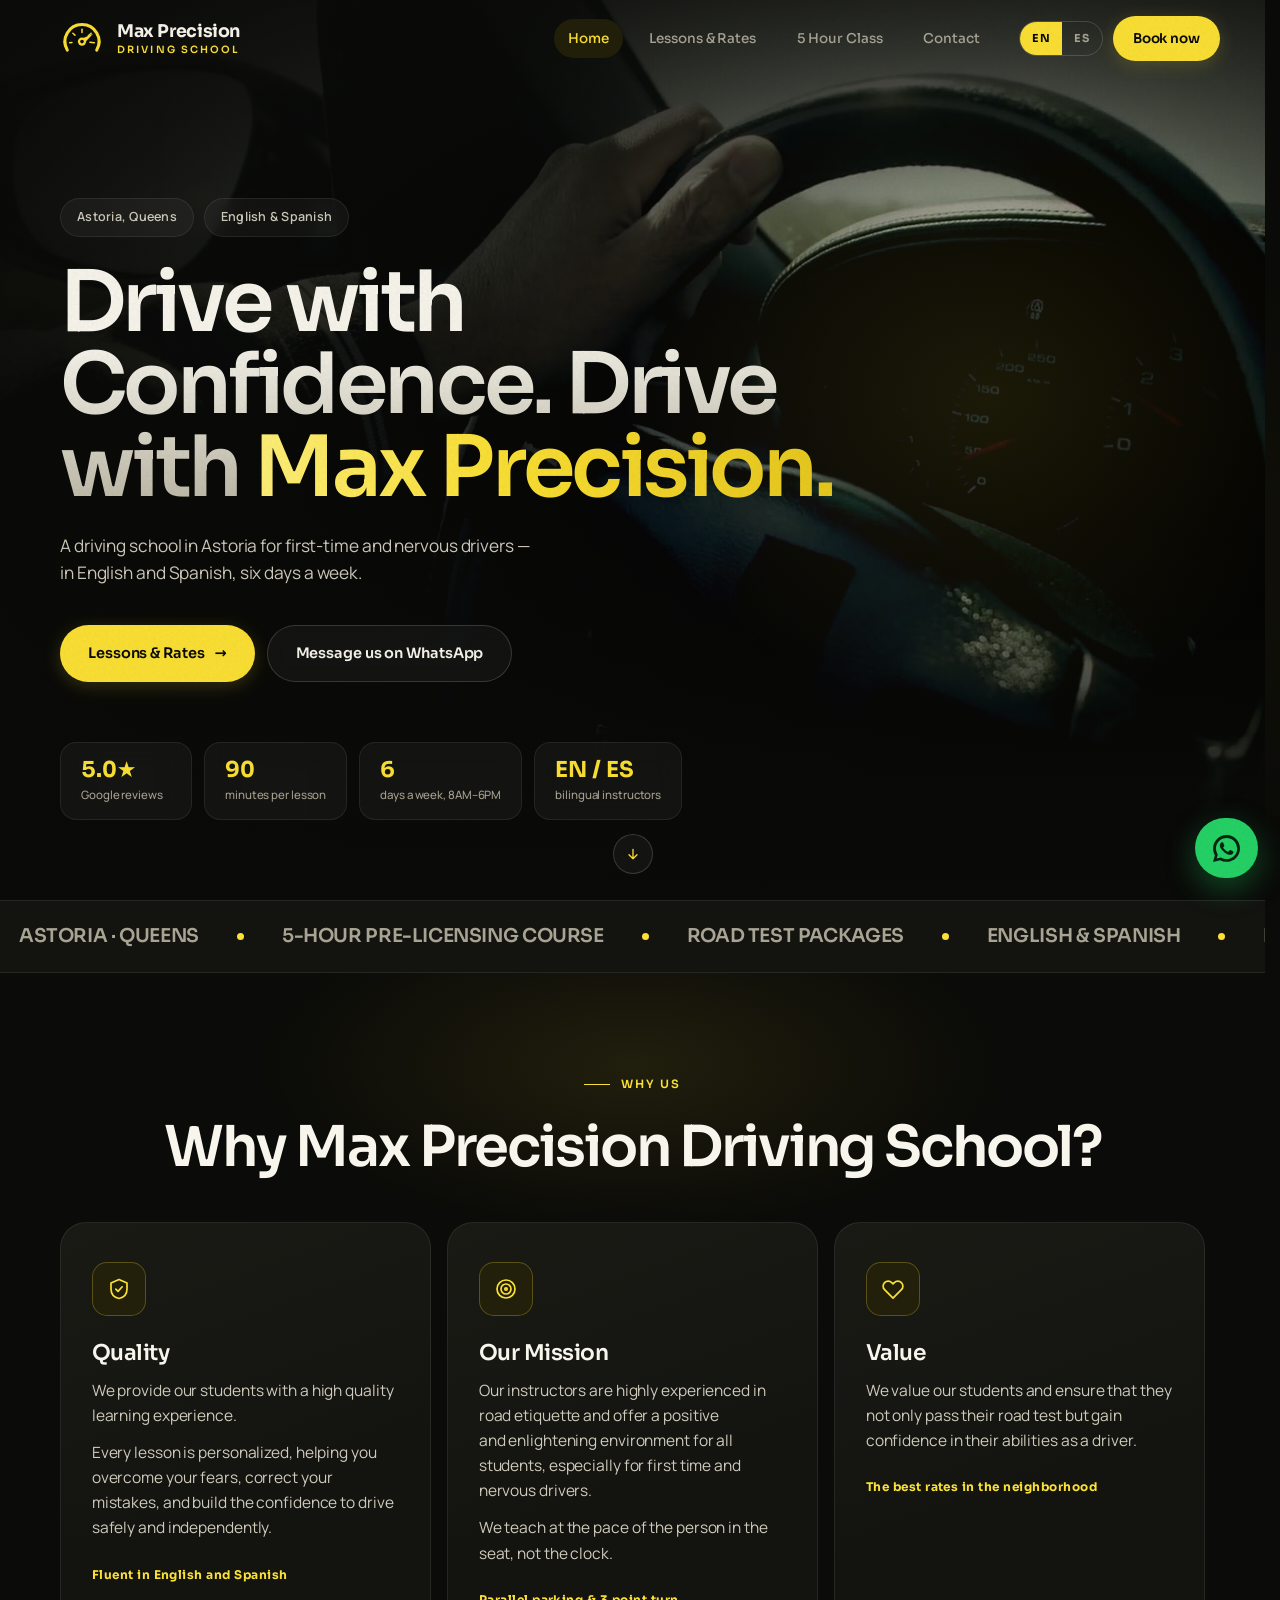
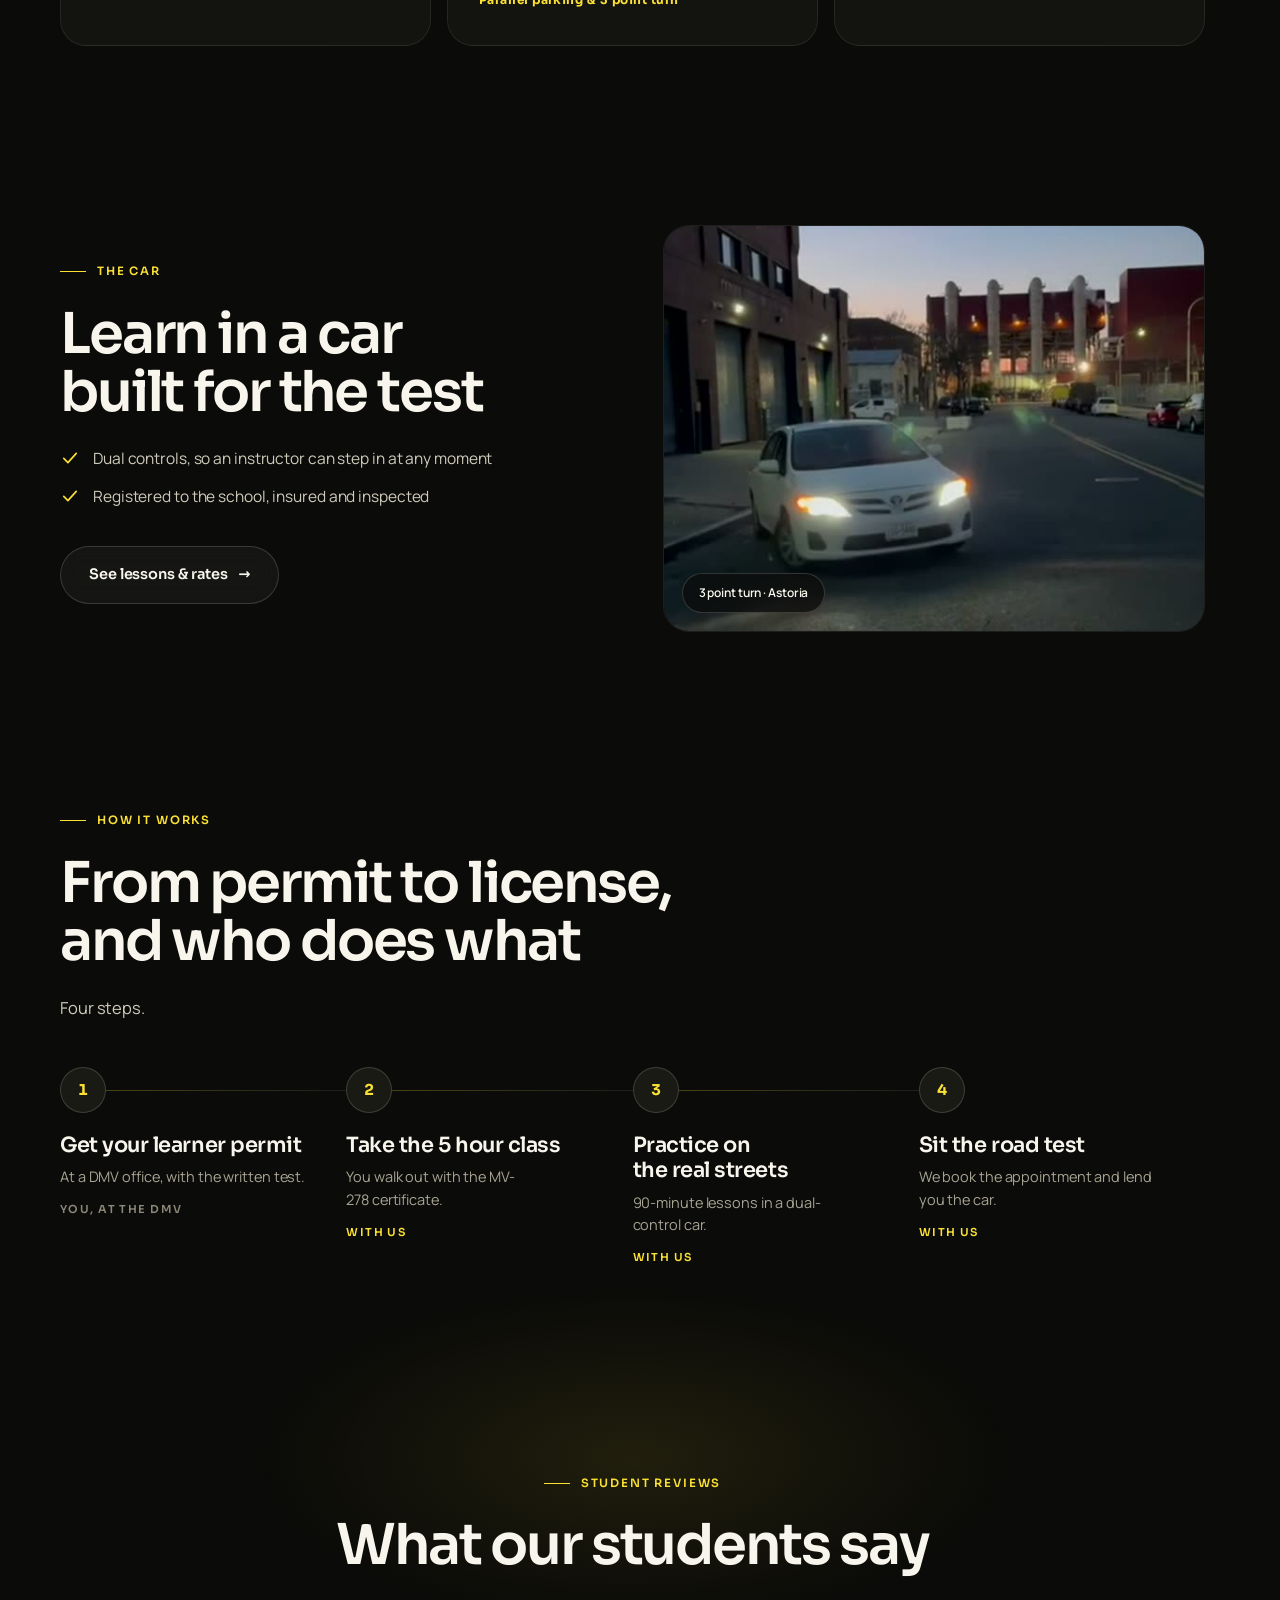
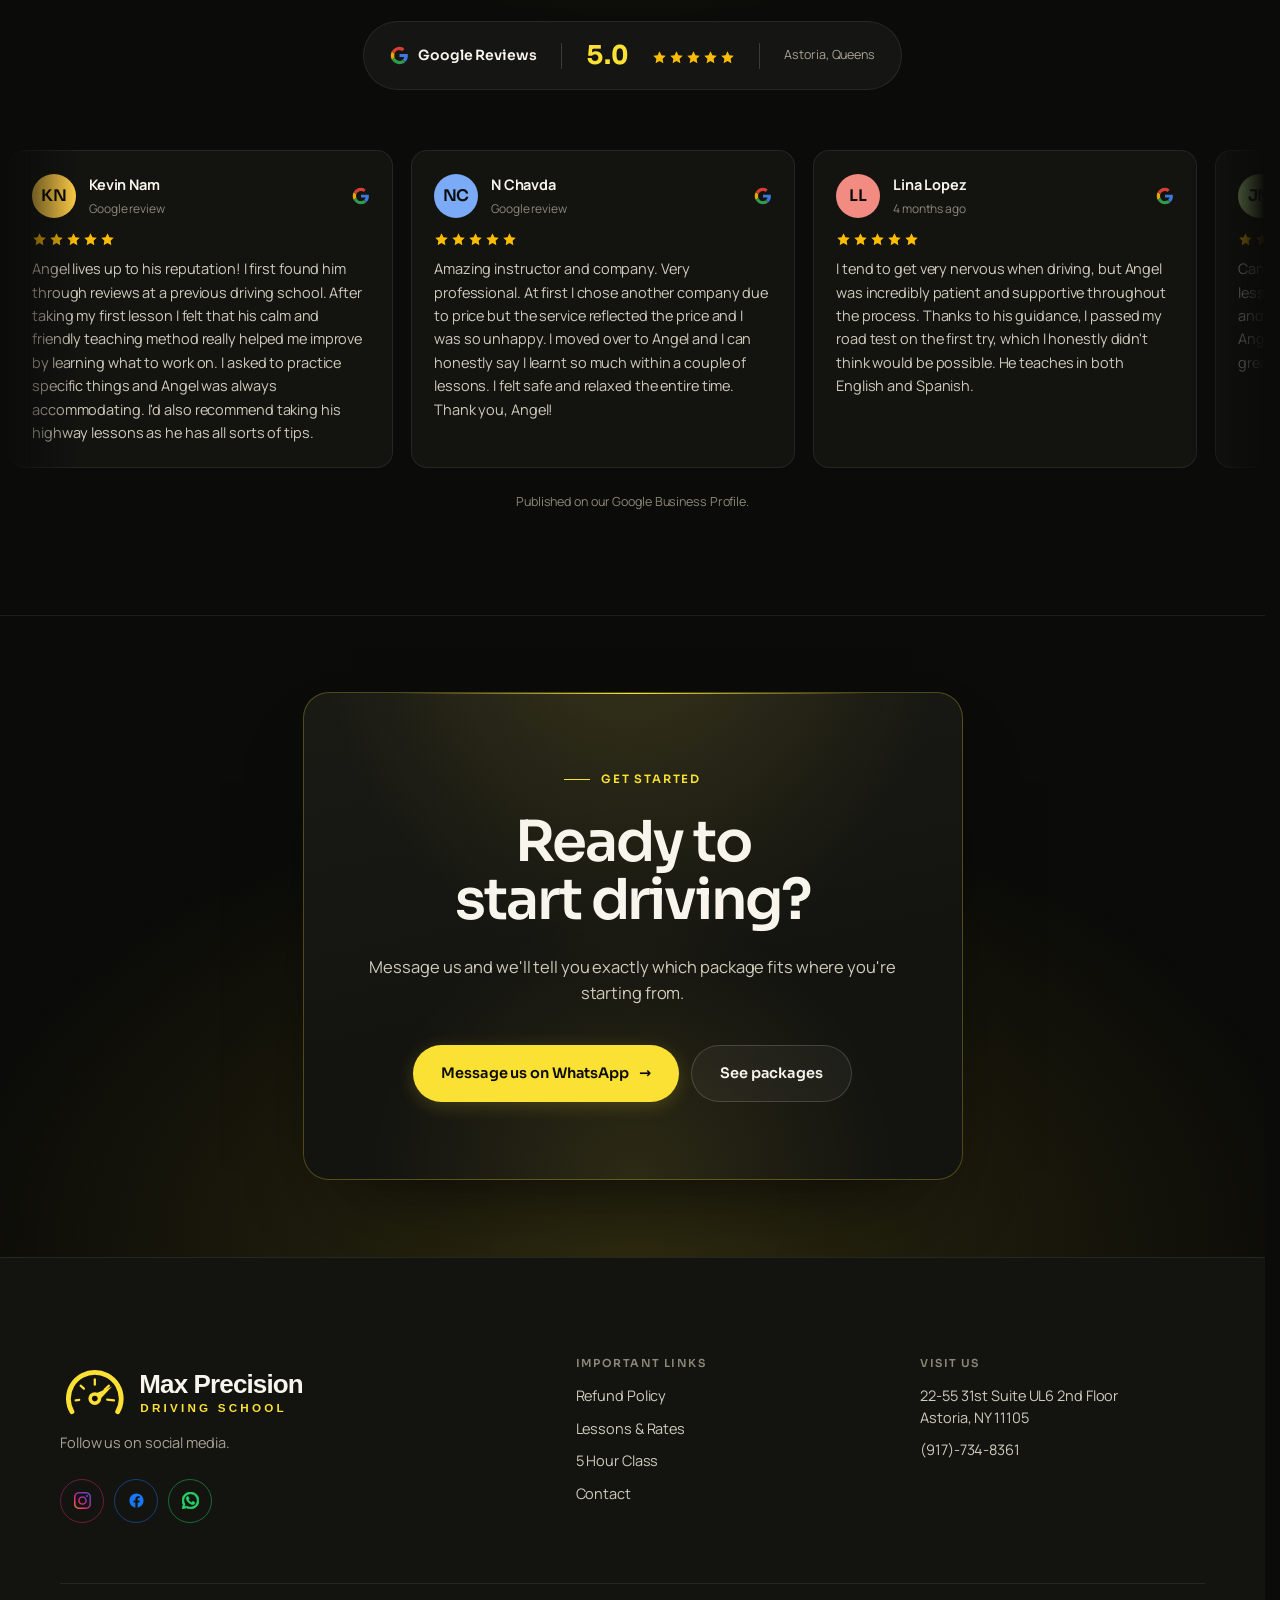
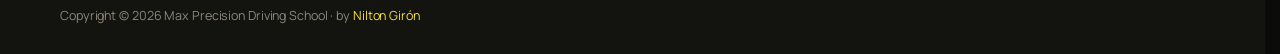
<file: index.html>
<!doctype html>
<html lang="en">
<head>
<meta charset="utf-8">
<meta name="viewport" content="width=device-width, initial-scale=1">
<title>Max Precision Driving School — Astoria, Queens NY</title>
<meta name="description" content="Learn to drive with confidence and max precision. Driving school in Astoria, Queens NY. Our instructors are fluent in English and Spanish. (917)-734-8361.">
<link rel="canonical" href="https://www.maxprecisiondriving.com/">
<meta name="robots" content="index,follow,max-image-preview:large">
<meta name="theme-color" content="#0B0B09">
<meta name="keywords" content="driving, school, astoria, ny, auto, drive">
<meta property="og:type" content="website">
<meta property="og:site_name" content="Max Precision Driving School">
<meta property="og:title" content="Max Precision Driving School — Astoria, Queens NY">
<meta property="og:description" content="Learn to drive with confidence and max precision. Driving school in Astoria, Queens NY. Our instructors are fluent in English and Spanish. (917)-734-8361.">
<meta property="og:url" content="https://www.maxprecisiondriving.com/">
<meta property="og:image" content="https://www.maxprecisiondriving.com/assets/og-base.jpg">
<meta property="og:image:width" content="1200"><meta property="og:image:height" content="630">
<meta property="og:locale" content="en_US"><meta property="og:locale:alternate" content="es_US">
<meta name="twitter:card" content="summary_large_image">
<link rel="icon" href="assets/marca.svg" type="image/svg+xml">
<link rel="apple-touch-icon" href="assets/marca.svg">
<link rel="preconnect" href="https://fonts.googleapis.com">
<link rel="preconnect" href="https://fonts.gstatic.com" crossorigin>
<link rel="stylesheet" href="https://fonts.googleapis.com/css2?family=Sora:wght@400;500;600;700&family=Manrope:wght@400;500;600;700&display=swap">
<link rel="preload" as="image" href="assets/hero-drive-poster.jpg" fetchpriority="high">
<link rel="stylesheet" href="assets/site.css">
<script type="application/ld+json">{
  "@context":"https://schema.org","@type":["LocalBusiness","DrivingSchool"],
  "@id":"https://www.maxprecisiondriving.com/#business","name":"Max Precision Driving School Inc.","url":"https://www.maxprecisiondriving.com/",
  "telephone":"+1-917-734-8361","image":"https://www.maxprecisiondriving.com/assets/og-base.jpg","priceRange":"$30-$1080",
  "address":{"@type":"PostalAddress","streetAddress":"22-55 31st St, Suite UL6, 2nd Floor","addressLocality":"Astoria","addressRegion":"NY","postalCode":"11105","addressCountry":"US"},
  "geo":{"@type":"GeoCoordinates","latitude":40.774902,"longitude":-73.9120009},
  "areaServed":[{"@type":"City","name":"Queens"},{"@type":"City","name":"New York City"}],
  "availableLanguage":["English","Spanish"],
  "openingHoursSpecification":[{"@type":"OpeningHoursSpecification","dayOfWeek":["Monday","Tuesday","Wednesday","Thursday","Friday","Saturday"],"opens":"08:00","closes":"18:00"}],
  "sameAs":["https://www.instagram.com/maxprecisiondrivingschool/","https://www.facebook.com/profile.php?id=61585295096633"]
}</script>
</head>
<body>
<a class="skip" href="#main" data-en="Skip to content" data-es="Ir al contenido">Skip to content</a>
<header class="hdr" id="hdr"><div class="wrap">
  <a class="brand" href="index.html" aria-label="Max Precision Driving School">
    <img class="brand-mk" src="assets/marca.svg" alt="" width="44" height="44">
    <span class="brand-tx"><b>Max Precision</b><span>Driving School</span></span>
  </a>
  <nav class="nav" id="nav" aria-label="Main"><a href="index.html" aria-current="page" data-en="Home" data-es="Inicio">Home</a><a href="rates.html" data-en="Lessons &amp; Rates" data-es="Clases y tarifas">Lessons &amp; Rates</a><a href="five-hour-class.html" data-en="5 Hour Class" data-es="Clase de 5 horas">5 Hour Class</a><a href="contact.html" data-en="Contact" data-es="Contacto">Contact</a></nav>
  <div class="hdr-r">
    <div class="lang" role="group" aria-label="Language / Idioma">
      <button type="button" data-lang="en" aria-pressed="true">EN</button>
      <button type="button" data-lang="es" aria-pressed="false">ES</button>
    </div>
    <a class="btn btn-sm" href="https://wa.me/19177348361?text=Hi%2C%20I%20saw%20your%20website%20and%20I%27d%20like%20to%20book%20driving%20lessons." target="_blank" rel="noopener" data-en="Book now" data-es="Reservar">Book now</a>
    <button class="burger" id="burger" aria-label="Menu" aria-expanded="false" aria-controls="nav"><span></span></button>
  </div>
</div></header>
<main id="main">

<section class="hero">
  <video class="hero-v" src="assets/hero-drive.mp4" poster="assets/hero-drive-poster.jpg"
         muted playsinline loop data-auto aria-label="Driving lesson in Astoria, Queens"></video>
  <div class="wrap hero-in">
    <div class="hero-tags">
      <span class="pill"><span data-en="Astoria, Queens" data-es="Astoria, Queens">Astoria, Queens</span></span>
      <span class="pill">English &amp; Spanish</span>
    </div>
    <h1 data-en="Drive with Confidence. Drive with &lt;span class='mark'&gt;Max Precision&lt;/span&gt;."
        data-es="Maneja con confianza. Maneja con &lt;span class='mark'&gt;Max Precision.&lt;/span&gt;">Drive with Confidence. Drive with <span class="mark">Max Precision.</span></h1>
    <p class="sub" data-en="A driving school in Astoria for first-time and nervous drivers — in English and Spanish, six days a week."
       data-es="Una escuela de manejo en Astoria para quienes manejan por primera vez y para los nerviosos — en inglés y español, seis días a la semana.">A driving school in Astoria for first-time and nervous drivers — in English and Spanish, six days a week.</p>
    <div class="hero-cta">
      <a class="btn" href="rates.html" data-en="Lessons &amp; Rates &lt;span class='ar'&gt;→&lt;/span&gt;" data-es="Clases y tarifas &lt;span class='ar'&gt;→&lt;/span&gt;">Lessons &amp; Rates <span class="ar">→</span></a>
      <a class="btn btn-g" href="https://wa.me/19177348361?text=Hi%2C%20I%20saw%20your%20website%20and%20I%27d%20like%20to%20book%20driving%20lessons." target="_blank" rel="noopener" data-en="Message us on WhatsApp" data-es="Escríbenos por WhatsApp">Message us on WhatsApp</a>
    </div>
    <div class="hero-stats">
      <div class="hstat"><div class="n tnum"><span data-count="5.0" data-suffix="★">5.0★</span></div><div class="l"><span data-en="Google reviews" data-es="Reseñas en Google">Google reviews</span></div></div>
      <div class="hstat"><div class="n tnum"><span data-count="90">90</span></div><div class="l"><span data-en="minutes per lesson" data-es="minutos por clase">minutes per lesson</span></div></div>
      <div class="hstat"><div class="n tnum"><span data-count="6">6</span></div><div class="l"><span data-en="days a week, 8AM–6PM" data-es="días a la semana, 8AM–6PM">days a week, 8AM–6PM</span></div></div>
      <div class="hstat"><div class="n">EN / ES</div><div class="l"><span data-en="bilingual instructors" data-es="instructores bilingües">bilingual instructors</span></div></div>
    </div>
  </div>
  <a class="hero-down" href="#why" aria-label="Scroll down"><svg viewBox="0 0 24 24" aria-hidden="true" fill="none" stroke="currentColor" stroke-width="2" stroke-linecap="round" stroke-linejoin="round"><path d="M12 5v14M6 13l6 6 6-6"/></svg></a>
</section>

<div class="ticker" data-ticker aria-hidden="true">
  <div class="ticker-tr"><div class="ticker-set">
    <span>ASTORIA · QUEENS</span><i></i>
    <span>5-HOUR PRE-LICENSING COURSE</span><i></i>
    <span>ROAD TEST PACKAGES</span><i></i>
    <span>ENGLISH &amp; SPANISH</span><i></i>
    <span>DUAL-CONTROL VEHICLES</span><i></i>
    <span>90-MINUTE LESSONS</span><i></i>
    <span>5.0 ★ ON GOOGLE</span><i></i>
  </div></div>
</div>

<section class="sec glow-t" id="why"><div class="wrap">
  <div class="sec-head center">
    <p class="eyebrow" data-en="Why us" data-es="Por qué nosotros">Why us</p>
    <h2 data-en="Why Max Precision Driving School?" data-es="¿Por qué Max Precision Driving School?">Why Max Precision Driving School?</h2>
  </div>
  <div class="feats">
    <article class="feat rv">
      <span class="feat-ic"><svg viewBox="0 0 24 24" aria-hidden="true"><path d="M12 2.5 4 6v6c0 5 3.4 8.5 8 9.5 4.6-1 8-4.5 8-9.5V6l-8-3.5Z"/><path d="m8.8 12.2 2.2 2.2 4.2-4.6"/></svg></span>
      <h3 data-en="Quality" data-es="Calidad">Quality</h3>
      <p data-en="We provide our students with a high quality learning experience."
         data-es="Brindamos a nuestros alumnos una experiencia de aprendizaje de alta calidad.">We provide our students with a high quality learning experience.</p>
      <p data-en="Every lesson is personalized, helping you overcome your fears, correct your mistakes, and build the confidence to drive safely and independently."
         data-es="Cada clase es personalizada: te ayuda a superar tus miedos, corregir tus errores y ganar la confianza para manejar con seguridad y por tu cuenta.">Every lesson is personalized, helping you overcome your fears, correct your mistakes, and build the confidence to drive safely and independently.</p>
      <span class="tag"><span data-en="Fluent in English and Spanish" data-es="Hablamos inglés y español">Fluent in English and Spanish</span></span>
    </article>
    <article class="feat rv">
      <span class="feat-ic"><svg viewBox="0 0 24 24" aria-hidden="true"><circle cx="12" cy="12" r="9"/><circle cx="12" cy="12" r="5"/><circle cx="12" cy="12" r="1.2"/></svg></span>
      <h3 data-en="Our Mission" data-es="Nuestra misión">Our Mission</h3>
      <p data-en="Our instructors are highly experienced in road etiquette and offer a positive and enlightening environment for all students, especially for first time and nervous drivers."
         data-es="Nuestros instructores tienen amplia experiencia en las normas de la vía y ofrecen un ambiente positivo y esclarecedor para todos los alumnos, en especial para quienes manejan por primera vez y para los nerviosos.">Our instructors are highly experienced in road etiquette and offer a positive and enlightening environment for all students, especially for first time and nervous drivers.</p>
            <p data-en="We teach at the pace of the person in the seat, not the clock. Every lesson is a conversation: what worries you, what you keep getting wrong, and what to do about it next time." data-es="Enseñamos al ritmo de quien va en el asiento, no del reloj. Cada clase es una conversación: qué te preocupa, qué te sigue saliendo mal y qué hacer distinto la próxima vez.">We teach at the pace of the person in the seat, not the clock.</p>
      <span class="tag"><span data-en="Parallel parking &amp; 3 point turn" data-es="Estacionamiento y giro en 3 puntos">Parallel parking &amp; 3 point turn</span></span>
    </article>
    <article class="feat rv">
      <span class="feat-ic"><svg viewBox="0 0 24 24" aria-hidden="true"><path d="M20.4 5.6a5 5 0 0 0-7.1 0L12 6.9l-1.3-1.3a5 5 0 1 0-7.1 7.1l8.4 8.4 8.4-8.4a5 5 0 0 0 0-7.1Z"/></svg></span>
      <h3 data-en="Value" data-es="Valor">Value</h3>
      <p data-en="We value our students and ensure that they not only pass their road test but gain confidence in their abilities as a driver."
         data-es="Valoramos a nuestros alumnos y nos aseguramos de que no solo aprueben su examen, sino que ganen confianza en sus habilidades como conductores.">We value our students and ensure that they not only pass their road test but gain confidence in their abilities as a driver.</p>
      <span class="tag"><span data-en="The best rates in the neighborhood" data-es="Las mejores tarifas del vecindario">The best rates in the neighborhood</span></span>
    </article>
  </div>
</div></section>

<section class="sec-tight"><div class="wrap">
  <div class="split">
    <div class="rv">
      <p class="eyebrow" data-en="The car" data-es="El auto">The car</p>
      <h2 style="margin-top:var(--s3)" data-en="Learn in a car built for the test" data-es="Aprende en un auto preparado para el examen">Learn in a car built for the test</h2>
            <ul>
        <li><svg viewBox="0 0 24 24" aria-hidden="true"><path d="m4.5 12.5 5 5 10-11"/></svg><span data-en="Dual controls, so an instructor can step in at any moment" data-es="Doble control, para que el instructor pueda intervenir en cualquier momento">Dual controls, so an instructor can step in at any moment</span></li>
        <li><svg viewBox="0 0 24 24" aria-hidden="true"><path d="m4.5 12.5 5 5 10-11"/></svg><span data-en="Registered to the school, insured and inspected" data-es="Registrado a nombre de la escuela, asegurado e inspeccionado">Registered to the school, insured and inspected</span></li>
      </ul>
      <a class="btn btn-g" style="margin-top:var(--s4)" href="rates.html" data-en="See lessons &amp; rates &lt;span class='ar'&gt;→&lt;/span&gt;" data-es="Ver clases y tarifas &lt;span class='ar'&gt;→&lt;/span&gt;">See lessons &amp; rates <span class="ar">→</span></a>
    </div>
    <figure class="split-m rv">
      <video src="assets/3pt-turn.mp4" poster="assets/3pt-poster.jpg" muted playsinline loop preload="none" data-auto
             aria-label="Three-point turn practiced in Astoria"></video>
      <figcaption class="split-badge"><span data-en="3 point turn · Astoria" data-es="Giro en 3 puntos · Astoria">3 point turn · Astoria</span></figcaption>
    </figure>
  </div>
</div></section>

<section class="sec"><div class="wrap">
  <div class="sec-head"><p class="eyebrow" data-en="How it works" data-es="Cómo funciona">How it works</p>
    <h2 data-en="From permit to license, and who does what" data-es="Del permiso a la licencia, y a quién le toca qué">From permit to license, and who does what</h2>
    <p class="lede" data-en="Four steps. The first one is yours alone &mdash; the other three we handle with you." data-es="Cuatro pasos. El primero es solo tuyo; los otros tres los hacemos contigo.">Four steps.</p>
  </div>
  <div class="road rv">
    <div>
      <span class="dot tnum">1</span>
      <h3 data-en="Get your learner permit" data-es="Saca tu permiso de aprendizaje">Get your learner permit</h3>
      <p data-en="At a DMV office, with the written test. Nothing else can start until you have it in hand." data-es="En una oficina del DMV, con el examen escrito. Nada más puede empezar hasta que lo tengas.">At a DMV office, with the written test.</p>
      <span class="who" data-en="You, at the DMV" data-es="Tú, en el DMV">You, at the DMV</span>
    </div>
    <div>
      <span class="dot tnum">2</span>
      <h3 data-en="Take the 5 hour class" data-es="Toma la clase de 5 horas">Take the 5 hour class</h3>
      <p data-en="You walk out with the MV-278 certificate. It is included in every package we sell." data-es="Sales con el certificado MV-278. Va incluido en todos nuestros paquetes.">You walk out with the MV-278 certificate.</p>
      <span class="who us" data-en="With us" data-es="Con nosotros">With us</span>
    </div>
    <div>
      <span class="dot tnum">3</span>
      <h3 data-en="Practice on the real streets" data-es="Practica en las calles reales">Practice on the real streets</h3>
      <p data-en="90-minute lessons in a dual-control car, with an instructor beside you the whole time." data-es="Clases de 90 minutos en un auto de doble control, con un instructor a tu lado todo el tiempo.">90-minute lessons in a dual-control car.</p>
      <span class="who us" data-en="With us" data-es="Con nosotros">With us</span>
    </div>
    <div>
      <span class="dot tnum">4</span>
      <h3 data-en="Sit the road test" data-es="Rinde el examen de manejo">Sit the road test</h3>
      <p data-en="We book the appointment and lend you the car for the test. You bring the original certificate." data-es="Agendamos la cita y te prestamos el auto para el examen. Tú llevas el certificado original.">We book the appointment and lend you the car.</p>
      <span class="who us" data-en="With us" data-es="Con nosotros">With us</span>
    </div>
  </div>
</div></section>

<section class="sec glow-t"><div class="wrap">
  <div class="sec-head center">
    <p class="eyebrow" data-en="Student Reviews" data-es="Reseñas de alumnos">Student Reviews</p>
    <h2 data-en="What our students say" data-es="Lo que dicen nuestros alumnos">What our students say</h2>
  </div>
  <div class="g-head rv">
    <span class="g-logo"><svg class="g-rev-g" viewBox="0 0 48 48" aria-hidden="true"><path fill="#4285F4" d="M45.1 24.5c0-1.6-.1-2.8-.4-4H24v7.3h12.1c-.2 2-1.6 5-4.5 7l6.9 5.3c4.1-3.8 6.6-9.4 6.6-15.6z"/><path fill="#34A853" d="M24 46c5.9 0 10.9-2 14.5-5.3l-6.9-5.3c-1.9 1.3-4.4 2.2-7.6 2.2-5.8 0-10.7-3.8-12.5-9.1l-7.1 5.5C8 40.3 15.4 46 24 46z"/><path fill="#FBBC05" d="M11.5 28.5c-.5-1.4-.7-2.9-.7-4.5s.3-3.1.7-4.5l-7.1-5.5C2.9 17 2 20.4 2 24s.9 7 2.4 10l7.1-5.5z"/><path fill="#EA4335" d="M24 10.7c3.3 0 5.5 1.4 6.7 2.6l5.9-5.8C33 4.1 29.9 2 24 2 15.4 2 8 7.7 4.4 14l7.1 5.5c1.8-5.3 6.7-9.1 12.5-9.1z"/></svg><span data-en="Google Reviews" data-es="Reseñas de Google">Google Reviews</span></span>
    <span class="g-sep" aria-hidden="true"></span>
    <span class="g-score tnum">5.0</span>
    <div class="g-stars" aria-label="5 out of 5"><svg viewBox="0 0 24 24" aria-hidden="true"><path d="m12 2 3.09 6.26L22 9.27l-5 4.87 1.18 6.88L12 17.77l-6.18 3.25L7 14.14 2 9.27l6.91-1.01L12 2z"/></svg><svg viewBox="0 0 24 24" aria-hidden="true"><path d="m12 2 3.09 6.26L22 9.27l-5 4.87 1.18 6.88L12 17.77l-6.18 3.25L7 14.14 2 9.27l6.91-1.01L12 2z"/></svg><svg viewBox="0 0 24 24" aria-hidden="true"><path d="m12 2 3.09 6.26L22 9.27l-5 4.87 1.18 6.88L12 17.77l-6.18 3.25L7 14.14 2 9.27l6.91-1.01L12 2z"/></svg><svg viewBox="0 0 24 24" aria-hidden="true"><path d="m12 2 3.09 6.26L22 9.27l-5 4.87 1.18 6.88L12 17.77l-6.18 3.25L7 14.14 2 9.27l6.91-1.01L12 2z"/></svg><svg viewBox="0 0 24 24" aria-hidden="true"><path d="m12 2 3.09 6.26L22 9.27l-5 4.87 1.18 6.88L12 17.77l-6.18 3.25L7 14.14 2 9.27l6.91-1.01L12 2z"/></svg></div>
    <span class="g-sep" aria-hidden="true"></span>
    <span class="g-meta"><span data-en="Astoria, Queens" data-es="Astoria, Queens">Astoria, Queens</span></span>
  </div>
</div>
<div class="marq" data-marq style="margin-top:var(--s5)">
  <div class="marq-track"><div class="marq-set"><article class="g-rev">
        <div class="g-rev-top">
          <span class="g-av" style="background:#F9C846" aria-hidden="true">KN</span>
          <span class="g-rev-id"><b>Kevin Nam</b><small data-en="Google review" data-es="Reseña de Google">Google review</small></span>
          <svg class="g-rev-g" viewBox="0 0 48 48" aria-hidden="true"><path fill="#4285F4" d="M45.1 24.5c0-1.6-.1-2.8-.4-4H24v7.3h12.1c-.2 2-1.6 5-4.5 7l6.9 5.3c4.1-3.8 6.6-9.4 6.6-15.6z"/><path fill="#34A853" d="M24 46c5.9 0 10.9-2 14.5-5.3l-6.9-5.3c-1.9 1.3-4.4 2.2-7.6 2.2-5.8 0-10.7-3.8-12.5-9.1l-7.1 5.5C8 40.3 15.4 46 24 46z"/><path fill="#FBBC05" d="M11.5 28.5c-.5-1.4-.7-2.9-.7-4.5s.3-3.1.7-4.5l-7.1-5.5C2.9 17 2 20.4 2 24s.9 7 2.4 10l7.1-5.5z"/><path fill="#EA4335" d="M24 10.7c3.3 0 5.5 1.4 6.7 2.6l5.9-5.8C33 4.1 29.9 2 24 2 15.4 2 8 7.7 4.4 14l7.1 5.5c1.8-5.3 6.7-9.1 12.5-9.1z"/></svg>
        </div>
        <div class="g-stars" aria-label="5 out of 5"><svg viewBox="0 0 24 24" aria-hidden="true"><path d="m12 2 3.09 6.26L22 9.27l-5 4.87 1.18 6.88L12 17.77l-6.18 3.25L7 14.14 2 9.27l6.91-1.01L12 2z"/></svg><svg viewBox="0 0 24 24" aria-hidden="true"><path d="m12 2 3.09 6.26L22 9.27l-5 4.87 1.18 6.88L12 17.77l-6.18 3.25L7 14.14 2 9.27l6.91-1.01L12 2z"/></svg><svg viewBox="0 0 24 24" aria-hidden="true"><path d="m12 2 3.09 6.26L22 9.27l-5 4.87 1.18 6.88L12 17.77l-6.18 3.25L7 14.14 2 9.27l6.91-1.01L12 2z"/></svg><svg viewBox="0 0 24 24" aria-hidden="true"><path d="m12 2 3.09 6.26L22 9.27l-5 4.87 1.18 6.88L12 17.77l-6.18 3.25L7 14.14 2 9.27l6.91-1.01L12 2z"/></svg><svg viewBox="0 0 24 24" aria-hidden="true"><path d="m12 2 3.09 6.26L22 9.27l-5 4.87 1.18 6.88L12 17.77l-6.18 3.25L7 14.14 2 9.27l6.91-1.01L12 2z"/></svg></div>
        <p>Angel lives up to his reputation! I first found him through reviews at a previous driving school. After taking my first lesson I felt that his calm and friendly teaching method really helped me improve by learning what to work on. I asked to practice specific things and Angel was always accommodating. I'd also recommend taking his highway lessons as he has all sorts of tips.</p>
      </article><article class="g-rev">
        <div class="g-rev-top">
          <span class="g-av" style="background:#7BAAF7" aria-hidden="true">NC</span>
          <span class="g-rev-id"><b>N Chavda</b><small data-en="Google review" data-es="Reseña de Google">Google review</small></span>
          <svg class="g-rev-g" viewBox="0 0 48 48" aria-hidden="true"><path fill="#4285F4" d="M45.1 24.5c0-1.6-.1-2.8-.4-4H24v7.3h12.1c-.2 2-1.6 5-4.5 7l6.9 5.3c4.1-3.8 6.6-9.4 6.6-15.6z"/><path fill="#34A853" d="M24 46c5.9 0 10.9-2 14.5-5.3l-6.9-5.3c-1.9 1.3-4.4 2.2-7.6 2.2-5.8 0-10.7-3.8-12.5-9.1l-7.1 5.5C8 40.3 15.4 46 24 46z"/><path fill="#FBBC05" d="M11.5 28.5c-.5-1.4-.7-2.9-.7-4.5s.3-3.1.7-4.5l-7.1-5.5C2.9 17 2 20.4 2 24s.9 7 2.4 10l7.1-5.5z"/><path fill="#EA4335" d="M24 10.7c3.3 0 5.5 1.4 6.7 2.6l5.9-5.8C33 4.1 29.9 2 24 2 15.4 2 8 7.7 4.4 14l7.1 5.5c1.8-5.3 6.7-9.1 12.5-9.1z"/></svg>
        </div>
        <div class="g-stars" aria-label="5 out of 5"><svg viewBox="0 0 24 24" aria-hidden="true"><path d="m12 2 3.09 6.26L22 9.27l-5 4.87 1.18 6.88L12 17.77l-6.18 3.25L7 14.14 2 9.27l6.91-1.01L12 2z"/></svg><svg viewBox="0 0 24 24" aria-hidden="true"><path d="m12 2 3.09 6.26L22 9.27l-5 4.87 1.18 6.88L12 17.77l-6.18 3.25L7 14.14 2 9.27l6.91-1.01L12 2z"/></svg><svg viewBox="0 0 24 24" aria-hidden="true"><path d="m12 2 3.09 6.26L22 9.27l-5 4.87 1.18 6.88L12 17.77l-6.18 3.25L7 14.14 2 9.27l6.91-1.01L12 2z"/></svg><svg viewBox="0 0 24 24" aria-hidden="true"><path d="m12 2 3.09 6.26L22 9.27l-5 4.87 1.18 6.88L12 17.77l-6.18 3.25L7 14.14 2 9.27l6.91-1.01L12 2z"/></svg><svg viewBox="0 0 24 24" aria-hidden="true"><path d="m12 2 3.09 6.26L22 9.27l-5 4.87 1.18 6.88L12 17.77l-6.18 3.25L7 14.14 2 9.27l6.91-1.01L12 2z"/></svg></div>
        <p>Amazing instructor and company. Very professional. At first I chose another company due to price but the service reflected the price and I was so unhappy. I moved over to Angel and I can honestly say I learnt so much within a couple of lessons. I felt safe and relaxed the entire time. Thank you, Angel!</p>
      </article><article class="g-rev">
        <div class="g-rev-top">
          <span class="g-av" style="background:#F28B82" aria-hidden="true">LL</span>
          <span class="g-rev-id"><b>Lina Lopez</b><small data-en="4 months ago" data-es="hace 4 meses">4 months ago</small></span>
          <svg class="g-rev-g" viewBox="0 0 48 48" aria-hidden="true"><path fill="#4285F4" d="M45.1 24.5c0-1.6-.1-2.8-.4-4H24v7.3h12.1c-.2 2-1.6 5-4.5 7l6.9 5.3c4.1-3.8 6.6-9.4 6.6-15.6z"/><path fill="#34A853" d="M24 46c5.9 0 10.9-2 14.5-5.3l-6.9-5.3c-1.9 1.3-4.4 2.2-7.6 2.2-5.8 0-10.7-3.8-12.5-9.1l-7.1 5.5C8 40.3 15.4 46 24 46z"/><path fill="#FBBC05" d="M11.5 28.5c-.5-1.4-.7-2.9-.7-4.5s.3-3.1.7-4.5l-7.1-5.5C2.9 17 2 20.4 2 24s.9 7 2.4 10l7.1-5.5z"/><path fill="#EA4335" d="M24 10.7c3.3 0 5.5 1.4 6.7 2.6l5.9-5.8C33 4.1 29.9 2 24 2 15.4 2 8 7.7 4.4 14l7.1 5.5c1.8-5.3 6.7-9.1 12.5-9.1z"/></svg>
        </div>
        <div class="g-stars" aria-label="5 out of 5"><svg viewBox="0 0 24 24" aria-hidden="true"><path d="m12 2 3.09 6.26L22 9.27l-5 4.87 1.18 6.88L12 17.77l-6.18 3.25L7 14.14 2 9.27l6.91-1.01L12 2z"/></svg><svg viewBox="0 0 24 24" aria-hidden="true"><path d="m12 2 3.09 6.26L22 9.27l-5 4.87 1.18 6.88L12 17.77l-6.18 3.25L7 14.14 2 9.27l6.91-1.01L12 2z"/></svg><svg viewBox="0 0 24 24" aria-hidden="true"><path d="m12 2 3.09 6.26L22 9.27l-5 4.87 1.18 6.88L12 17.77l-6.18 3.25L7 14.14 2 9.27l6.91-1.01L12 2z"/></svg><svg viewBox="0 0 24 24" aria-hidden="true"><path d="m12 2 3.09 6.26L22 9.27l-5 4.87 1.18 6.88L12 17.77l-6.18 3.25L7 14.14 2 9.27l6.91-1.01L12 2z"/></svg><svg viewBox="0 0 24 24" aria-hidden="true"><path d="m12 2 3.09 6.26L22 9.27l-5 4.87 1.18 6.88L12 17.77l-6.18 3.25L7 14.14 2 9.27l6.91-1.01L12 2z"/></svg></div>
        <p>I tend to get very nervous when driving, but Angel was incredibly patient and supportive throughout the process. Thanks to his guidance, I passed my road test on the first try, which I honestly didn't think would be possible. He teaches in both English and Spanish.</p>
      </article><article class="g-rev">
        <div class="g-rev-top">
          <span class="g-av" style="background:#A7C77E" aria-hidden="true">JM</span>
          <span class="g-rev-id"><b>Janeth Mendoza</b><small data-en="4 months ago" data-es="hace 4 meses">4 months ago</small></span>
          <svg class="g-rev-g" viewBox="0 0 48 48" aria-hidden="true"><path fill="#4285F4" d="M45.1 24.5c0-1.6-.1-2.8-.4-4H24v7.3h12.1c-.2 2-1.6 5-4.5 7l6.9 5.3c4.1-3.8 6.6-9.4 6.6-15.6z"/><path fill="#34A853" d="M24 46c5.9 0 10.9-2 14.5-5.3l-6.9-5.3c-1.9 1.3-4.4 2.2-7.6 2.2-5.8 0-10.7-3.8-12.5-9.1l-7.1 5.5C8 40.3 15.4 46 24 46z"/><path fill="#FBBC05" d="M11.5 28.5c-.5-1.4-.7-2.9-.7-4.5s.3-3.1.7-4.5l-7.1-5.5C2.9 17 2 20.4 2 24s.9 7 2.4 10l7.1-5.5z"/><path fill="#EA4335" d="M24 10.7c3.3 0 5.5 1.4 6.7 2.6l5.9-5.8C33 4.1 29.9 2 24 2 15.4 2 8 7.7 4.4 14l7.1 5.5c1.8-5.3 6.7-9.1 12.5-9.1z"/></svg>
        </div>
        <div class="g-stars" aria-label="5 out of 5"><svg viewBox="0 0 24 24" aria-hidden="true"><path d="m12 2 3.09 6.26L22 9.27l-5 4.87 1.18 6.88L12 17.77l-6.18 3.25L7 14.14 2 9.27l6.91-1.01L12 2z"/></svg><svg viewBox="0 0 24 24" aria-hidden="true"><path d="m12 2 3.09 6.26L22 9.27l-5 4.87 1.18 6.88L12 17.77l-6.18 3.25L7 14.14 2 9.27l6.91-1.01L12 2z"/></svg><svg viewBox="0 0 24 24" aria-hidden="true"><path d="m12 2 3.09 6.26L22 9.27l-5 4.87 1.18 6.88L12 17.77l-6.18 3.25L7 14.14 2 9.27l6.91-1.01L12 2z"/></svg><svg viewBox="0 0 24 24" aria-hidden="true"><path d="m12 2 3.09 6.26L22 9.27l-5 4.87 1.18 6.88L12 17.77l-6.18 3.25L7 14.14 2 9.27l6.91-1.01L12 2z"/></svg><svg viewBox="0 0 24 24" aria-hidden="true"><path d="m12 2 3.09 6.26L22 9.27l-5 4.87 1.18 6.88L12 17.77l-6.18 3.25L7 14.14 2 9.27l6.91-1.01L12 2z"/></svg></div>
        <p>Can't recommend Angel enough! I completed the 5 lesson package with him in a couple of weeks and passed my road test on the first try! Angel is patient, encouraging, and an overall great instructor.</p>
      </article><article class="g-rev">
        <div class="g-rev-top">
          <span class="g-av" style="background:#C58AF9" aria-hidden="true">OS</span>
          <span class="g-rev-id"><b>Olga Samakhvastouskaya</b><small data-en="10 months ago" data-es="hace 10 meses">10 months ago</small></span>
          <svg class="g-rev-g" viewBox="0 0 48 48" aria-hidden="true"><path fill="#4285F4" d="M45.1 24.5c0-1.6-.1-2.8-.4-4H24v7.3h12.1c-.2 2-1.6 5-4.5 7l6.9 5.3c4.1-3.8 6.6-9.4 6.6-15.6z"/><path fill="#34A853" d="M24 46c5.9 0 10.9-2 14.5-5.3l-6.9-5.3c-1.9 1.3-4.4 2.2-7.6 2.2-5.8 0-10.7-3.8-12.5-9.1l-7.1 5.5C8 40.3 15.4 46 24 46z"/><path fill="#FBBC05" d="M11.5 28.5c-.5-1.4-.7-2.9-.7-4.5s.3-3.1.7-4.5l-7.1-5.5C2.9 17 2 20.4 2 24s.9 7 2.4 10l7.1-5.5z"/><path fill="#EA4335" d="M24 10.7c3.3 0 5.5 1.4 6.7 2.6l5.9-5.8C33 4.1 29.9 2 24 2 15.4 2 8 7.7 4.4 14l7.1 5.5c1.8-5.3 6.7-9.1 12.5-9.1z"/></svg>
        </div>
        <div class="g-stars" aria-label="5 out of 5"><svg viewBox="0 0 24 24" aria-hidden="true"><path d="m12 2 3.09 6.26L22 9.27l-5 4.87 1.18 6.88L12 17.77l-6.18 3.25L7 14.14 2 9.27l6.91-1.01L12 2z"/></svg><svg viewBox="0 0 24 24" aria-hidden="true"><path d="m12 2 3.09 6.26L22 9.27l-5 4.87 1.18 6.88L12 17.77l-6.18 3.25L7 14.14 2 9.27l6.91-1.01L12 2z"/></svg><svg viewBox="0 0 24 24" aria-hidden="true"><path d="m12 2 3.09 6.26L22 9.27l-5 4.87 1.18 6.88L12 17.77l-6.18 3.25L7 14.14 2 9.27l6.91-1.01L12 2z"/></svg><svg viewBox="0 0 24 24" aria-hidden="true"><path d="m12 2 3.09 6.26L22 9.27l-5 4.87 1.18 6.88L12 17.77l-6.18 3.25L7 14.14 2 9.27l6.91-1.01L12 2z"/></svg><svg viewBox="0 0 24 24" aria-hidden="true"><path d="m12 2 3.09 6.26L22 9.27l-5 4.87 1.18 6.88L12 17.77l-6.18 3.25L7 14.14 2 9.27l6.91-1.01L12 2z"/></svg></div>
        <p>I took 15 classes with Angel and passed my road test on the first try. Angel is always on time, very organized, and consistently professional. What stood out the most is that he truly cares about his students' success and never tries to oversell anything.</p>
      </article><article class="g-rev">
        <div class="g-rev-top">
          <span class="g-av" style="background:#78D9C8" aria-hidden="true">AG</span>
          <span class="g-rev-id"><b>Adrian Garcia</b><small data-en="4 months ago" data-es="hace 4 meses">4 months ago</small></span>
          <svg class="g-rev-g" viewBox="0 0 48 48" aria-hidden="true"><path fill="#4285F4" d="M45.1 24.5c0-1.6-.1-2.8-.4-4H24v7.3h12.1c-.2 2-1.6 5-4.5 7l6.9 5.3c4.1-3.8 6.6-9.4 6.6-15.6z"/><path fill="#34A853" d="M24 46c5.9 0 10.9-2 14.5-5.3l-6.9-5.3c-1.9 1.3-4.4 2.2-7.6 2.2-5.8 0-10.7-3.8-12.5-9.1l-7.1 5.5C8 40.3 15.4 46 24 46z"/><path fill="#FBBC05" d="M11.5 28.5c-.5-1.4-.7-2.9-.7-4.5s.3-3.1.7-4.5l-7.1-5.5C2.9 17 2 20.4 2 24s.9 7 2.4 10l7.1-5.5z"/><path fill="#EA4335" d="M24 10.7c3.3 0 5.5 1.4 6.7 2.6l5.9-5.8C33 4.1 29.9 2 24 2 15.4 2 8 7.7 4.4 14l7.1 5.5c1.8-5.3 6.7-9.1 12.5-9.1z"/></svg>
        </div>
        <div class="g-stars" aria-label="5 out of 5"><svg viewBox="0 0 24 24" aria-hidden="true"><path d="m12 2 3.09 6.26L22 9.27l-5 4.87 1.18 6.88L12 17.77l-6.18 3.25L7 14.14 2 9.27l6.91-1.01L12 2z"/></svg><svg viewBox="0 0 24 24" aria-hidden="true"><path d="m12 2 3.09 6.26L22 9.27l-5 4.87 1.18 6.88L12 17.77l-6.18 3.25L7 14.14 2 9.27l6.91-1.01L12 2z"/></svg><svg viewBox="0 0 24 24" aria-hidden="true"><path d="m12 2 3.09 6.26L22 9.27l-5 4.87 1.18 6.88L12 17.77l-6.18 3.25L7 14.14 2 9.27l6.91-1.01L12 2z"/></svg><svg viewBox="0 0 24 24" aria-hidden="true"><path d="m12 2 3.09 6.26L22 9.27l-5 4.87 1.18 6.88L12 17.77l-6.18 3.25L7 14.14 2 9.27l6.91-1.01L12 2z"/></svg><svg viewBox="0 0 24 24" aria-hidden="true"><path d="m12 2 3.09 6.26L22 9.27l-5 4.87 1.18 6.88L12 17.77l-6.18 3.25L7 14.14 2 9.27l6.91-1.01L12 2z"/></svg></div>
        <p>Angel is an excellent teacher, super patient, and he teaches you everything. I'm so happy I took his classes and passed the test. I went to a cheaper school before, and the experience was terrible. I recommend Angel 100%.</p>
      </article><article class="g-rev">
        <div class="g-rev-top">
          <span class="g-av" style="background:#F6A97A" aria-hidden="true">MH</span>
          <span class="g-rev-id"><b>Mithila Hossain</b><small data-en="8 months ago" data-es="hace 8 meses">8 months ago</small></span>
          <svg class="g-rev-g" viewBox="0 0 48 48" aria-hidden="true"><path fill="#4285F4" d="M45.1 24.5c0-1.6-.1-2.8-.4-4H24v7.3h12.1c-.2 2-1.6 5-4.5 7l6.9 5.3c4.1-3.8 6.6-9.4 6.6-15.6z"/><path fill="#34A853" d="M24 46c5.9 0 10.9-2 14.5-5.3l-6.9-5.3c-1.9 1.3-4.4 2.2-7.6 2.2-5.8 0-10.7-3.8-12.5-9.1l-7.1 5.5C8 40.3 15.4 46 24 46z"/><path fill="#FBBC05" d="M11.5 28.5c-.5-1.4-.7-2.9-.7-4.5s.3-3.1.7-4.5l-7.1-5.5C2.9 17 2 20.4 2 24s.9 7 2.4 10l7.1-5.5z"/><path fill="#EA4335" d="M24 10.7c3.3 0 5.5 1.4 6.7 2.6l5.9-5.8C33 4.1 29.9 2 24 2 15.4 2 8 7.7 4.4 14l7.1 5.5c1.8-5.3 6.7-9.1 12.5-9.1z"/></svg>
        </div>
        <div class="g-stars" aria-label="5 out of 5"><svg viewBox="0 0 24 24" aria-hidden="true"><path d="m12 2 3.09 6.26L22 9.27l-5 4.87 1.18 6.88L12 17.77l-6.18 3.25L7 14.14 2 9.27l6.91-1.01L12 2z"/></svg><svg viewBox="0 0 24 24" aria-hidden="true"><path d="m12 2 3.09 6.26L22 9.27l-5 4.87 1.18 6.88L12 17.77l-6.18 3.25L7 14.14 2 9.27l6.91-1.01L12 2z"/></svg><svg viewBox="0 0 24 24" aria-hidden="true"><path d="m12 2 3.09 6.26L22 9.27l-5 4.87 1.18 6.88L12 17.77l-6.18 3.25L7 14.14 2 9.27l6.91-1.01L12 2z"/></svg><svg viewBox="0 0 24 24" aria-hidden="true"><path d="m12 2 3.09 6.26L22 9.27l-5 4.87 1.18 6.88L12 17.77l-6.18 3.25L7 14.14 2 9.27l6.91-1.01L12 2z"/></svg><svg viewBox="0 0 24 24" aria-hidden="true"><path d="m12 2 3.09 6.26L22 9.27l-5 4.87 1.18 6.88L12 17.77l-6.18 3.25L7 14.14 2 9.27l6.91-1.01L12 2z"/></svg></div>
        <p>Angel (the owner and instructor of Max Precision Driving School) is amazing. I passed my road test on the first try. Angel is calm, patient and friendly. He gives great tips and is perfect for someone who has no previous experience.</p>
      </article><article class="g-rev">
        <div class="g-rev-top">
          <span class="g-av" style="background:#8AB4F8" aria-hidden="true">BC</span>
          <span class="g-rev-id"><b>Brisett Chalco</b><small data-en="3 months ago" data-es="hace 3 meses">3 months ago</small></span>
          <svg class="g-rev-g" viewBox="0 0 48 48" aria-hidden="true"><path fill="#4285F4" d="M45.1 24.5c0-1.6-.1-2.8-.4-4H24v7.3h12.1c-.2 2-1.6 5-4.5 7l6.9 5.3c4.1-3.8 6.6-9.4 6.6-15.6z"/><path fill="#34A853" d="M24 46c5.9 0 10.9-2 14.5-5.3l-6.9-5.3c-1.9 1.3-4.4 2.2-7.6 2.2-5.8 0-10.7-3.8-12.5-9.1l-7.1 5.5C8 40.3 15.4 46 24 46z"/><path fill="#FBBC05" d="M11.5 28.5c-.5-1.4-.7-2.9-.7-4.5s.3-3.1.7-4.5l-7.1-5.5C2.9 17 2 20.4 2 24s.9 7 2.4 10l7.1-5.5z"/><path fill="#EA4335" d="M24 10.7c3.3 0 5.5 1.4 6.7 2.6l5.9-5.8C33 4.1 29.9 2 24 2 15.4 2 8 7.7 4.4 14l7.1 5.5c1.8-5.3 6.7-9.1 12.5-9.1z"/></svg>
        </div>
        <div class="g-stars" aria-label="5 out of 5"><svg viewBox="0 0 24 24" aria-hidden="true"><path d="m12 2 3.09 6.26L22 9.27l-5 4.87 1.18 6.88L12 17.77l-6.18 3.25L7 14.14 2 9.27l6.91-1.01L12 2z"/></svg><svg viewBox="0 0 24 24" aria-hidden="true"><path d="m12 2 3.09 6.26L22 9.27l-5 4.87 1.18 6.88L12 17.77l-6.18 3.25L7 14.14 2 9.27l6.91-1.01L12 2z"/></svg><svg viewBox="0 0 24 24" aria-hidden="true"><path d="m12 2 3.09 6.26L22 9.27l-5 4.87 1.18 6.88L12 17.77l-6.18 3.25L7 14.14 2 9.27l6.91-1.01L12 2z"/></svg><svg viewBox="0 0 24 24" aria-hidden="true"><path d="m12 2 3.09 6.26L22 9.27l-5 4.87 1.18 6.88L12 17.77l-6.18 3.25L7 14.14 2 9.27l6.91-1.01L12 2z"/></svg><svg viewBox="0 0 24 24" aria-hidden="true"><path d="m12 2 3.09 6.26L22 9.27l-5 4.87 1.18 6.88L12 17.77l-6.18 3.25L7 14.14 2 9.27l6.91-1.01L12 2z"/></svg></div>
        <p>Max Precision Driving School is the best driving school in Astoria. Angel teaches the exact techniques and instructions needed to pass the driving test. Thanks to his guidance, I passed on the very first try.</p>
      </article></div></div>
</div>
<div class="wrap">
  <p class="marq-note" data-en="Published on our Google Business Profile. Profile initials shown as they appear on Google."
     data-es="Publicadas en nuestro perfil de Google. Las iniciales se muestran tal como aparecen en Google.">Published on our Google Business Profile.</p>
</div>
</section>

<section class="cta-band"><div class="wrap in">
  <p class="eyebrow" data-en="Get started" data-es="Empieza">Get started</p>
  <h2 data-en="Ready to start driving?" data-es="¿Listo para empezar a manejar?">Ready to start driving?</h2>
  <p class="lede" data-en="Message us and we'll tell you exactly which package fits where you're starting from."
     data-es="Escríbenos y te decimos exactamente qué paquete te conviene según tu punto de partida.">Message us and we'll tell you exactly which package fits where you're starting from.</p>
  <div class="cta">
    <a class="btn" href="https://wa.me/19177348361?text=Hi%2C%20I%20saw%20your%20website%20and%20I%27d%20like%20to%20book%20driving%20lessons." target="_blank" rel="noopener" data-en="Message us on WhatsApp &lt;span class='ar'&gt;→&lt;/span&gt;" data-es="Escríbenos por WhatsApp &lt;span class='ar'&gt;→&lt;/span&gt;">Message us on WhatsApp <span class="ar">→</span></a>
    <a class="btn btn-g" href="rates.html" data-en="See packages" data-es="Ver paquetes">See packages</a>
  </div>
</div></section>
</main>
<footer class="ft"><div class="wrap">
  <div class="ft-top">
    <div class="ft-brand-col">
      <img class="ft-logo" src="assets/logo-lockup.svg" alt="Max Precision Driving School" width="900" height="220" loading="lazy">
      <p data-en="Follow us on social media."
         data-es="Síguenos en nuestras redes.">Follow us on social media.</p>
      <div class="ft-soc">
        <a class="soc-ig" href="https://www.instagram.com/maxprecisiondrivingschool/" target="_blank" rel="noopener" aria-label="Instagram"><svg viewBox="0 0 24 24" aria-hidden="true"><path d="M12 2.16c3.2 0 3.58.01 4.85.07 1.17.05 1.8.25 2.23.41.56.22.96.48 1.38.9.42.42.68.82.9 1.38.16.42.36 1.06.41 2.23.06 1.27.07 1.65.07 4.85s-.01 3.58-.07 4.85c-.05 1.17-.25 1.8-.41 2.23-.22.56-.48.96-.9 1.38-.42.42-.82.68-1.38.9-.42.16-1.06.36-2.23.41-1.27.06-1.65.07-4.85.07s-3.58-.01-4.85-.07c-1.17-.05-1.8-.25-2.23-.41-.56-.22-.96-.48-1.38-.9-.42-.42-.68-.82-.9-1.38-.16-.42-.36-1.06-.41-2.23C2.17 15.58 2.16 15.2 2.16 12s.01-3.58.07-4.85c.05-1.17.25-1.8.41-2.23.22-.56.48-.96.9-1.38.42-.42.82-.68 1.38-.9.42-.16 1.06-.36 2.23-.41C8.42 2.17 8.8 2.16 12 2.16M12 0C8.74 0 8.33.01 7.05.07 5.78.13 4.9.33 4.14.63c-.79.3-1.46.72-2.13 1.38C1.35 2.68.93 3.35.63 4.14.33 4.9.13 5.78.07 7.05.01 8.33 0 8.74 0 12s.01 3.67.07 4.95c.06 1.27.26 2.15.56 2.91.3.79.72 1.46 1.38 2.13.67.66 1.34 1.08 2.13 1.38.76.3 1.64.5 2.91.56C8.33 23.99 8.74 24 12 24s3.67-.01 4.95-.07c1.27-.06 2.15-.26 2.91-.56.79-.3 1.46-.72 2.13-1.38.66-.67 1.08-1.34 1.38-2.13.3-.76.5-1.64.56-2.91.06-1.28.07-1.69.07-4.95s-.01-3.67-.07-4.95c-.06-1.27-.26-2.15-.56-2.91-.3-.79-.72-1.46-1.38-2.13C21.32 1.35 20.65.93 19.86.63c-.76-.3-1.64-.5-2.91-.56C15.67.01 15.26 0 12 0zm0 5.84a6.16 6.16 0 100 12.32 6.16 6.16 0 000-12.32zM12 16a4 4 0 110-8 4 4 0 010 8zm7.85-10.4a1.44 1.44 0 11-2.88 0 1.44 1.44 0 012.88 0z"/></svg></a>
        <a class="soc-fb" href="https://www.facebook.com/profile.php?id=61585295096633&amp;sk=about" target="_blank" rel="noopener" aria-label="Facebook"><svg viewBox="0 0 24 24" aria-hidden="true"><path d="M22 12.06C22 6.5 17.52 2 12 2S2 6.5 2 12.06c0 5 3.66 9.15 8.44 9.94v-7.03H7.9v-2.91h2.54V9.85c0-2.52 1.5-3.91 3.77-3.91 1.09 0 2.24.2 2.24.2v2.46h-1.26c-1.24 0-1.63.78-1.63 1.57v1.89h2.78l-.45 2.91h-2.33V22c4.78-.79 8.44-4.94 8.44-9.94Z"/></svg></a>
        <a class="soc-wa" href="https://wa.me/19177348361?text=Hi%2C%20I%20saw%20your%20website%20and%20I%27d%20like%20to%20book%20driving%20lessons." target="_blank" rel="noopener" aria-label="WhatsApp"><svg viewBox="0 0 24 24" aria-hidden="true"><path d="M17.47 14.38c-.3-.15-1.75-.86-2.02-.96-.27-.1-.47-.15-.67.15-.2.3-.77.96-.94 1.16-.17.2-.35.22-.64.07-.3-.15-1.25-.46-2.38-1.47-.88-.78-1.47-1.75-1.65-2.05-.17-.3-.02-.46.13-.6.13-.14.3-.35.45-.52.15-.17.2-.3.3-.5.1-.2.05-.37-.02-.52-.08-.15-.67-1.6-.92-2.2-.24-.58-.49-.5-.67-.51h-.57c-.2 0-.52.07-.79.37-.27.3-1.04 1.01-1.04 2.47s1.06 2.86 1.21 3.06c.15.2 2.1 3.2 5.08 4.49.71.3 1.26.49 1.7.63.71.22 1.36.2 1.87.12.57-.09 1.75-.72 2-1.41.25-.7.25-1.29.17-1.41-.07-.13-.27-.2-.57-.35zM12.04 21.5h-.01a9.4 9.4 0 01-4.8-1.32l-.34-.2-3.57.94.95-3.48-.22-.36a9.42 9.42 0 01-1.44-5.02c0-5.2 4.24-9.44 9.45-9.44 2.52 0 4.9.99 6.68 2.77a9.38 9.38 0 012.76 6.68c0 5.2-4.24 9.45-9.46 9.45zM20.5 3.49A11.8 11.8 0 0012.04 0C5.46 0 .1 5.35.1 11.93c0 2.1.55 4.16 1.6 5.97L0 24l6.23-1.63a11.9 11.9 0 005.8 1.48h.01c6.58 0 11.94-5.35 11.94-11.93a11.86 11.86 0 00-3.48-8.43z"/></svg></a>
      </div>
    </div>
    <div>
      <h4 data-en="Important Links" data-es="Enlaces importantes">Important Links</h4>
      <ul>
        <li><a href="refund-policy.html" data-en="Refund Policy" data-es="Política de reembolso">Refund Policy</a></li>
        <li><a href="rates.html" data-en="Lessons &amp; Rates" data-es="Clases y tarifas">Lessons &amp; Rates</a></li>
        <li><a href="five-hour-class.html" data-en="5 Hour Class" data-es="Clase de 5 horas">5 Hour Class</a></li>
        <li><a href="contact.html" data-en="Contact" data-es="Contacto">Contact</a></li>
      </ul>
    </div>
    <div>
      <h4 data-en="Visit us" data-es="Visítanos">Visit us</h4>
      <ul>
        <li>22-55 31st Suite UL6 2nd Floor<br>Astoria, NY 11105</li>
        <li><a href="tel:+19177348361">(917)-734-8361</a></li>
      </ul>
    </div>
  </div>
  <div class="ft-bot">Copyright © <span data-yr>2026</span> Max Precision Driving School · by <span class="ft-by">Nilton Girón</span></div>
</div></footer>

<a class="wa-float" href="https://wa.me/19177348361?text=Hi%2C%20I%20saw%20your%20website%20and%20I%27d%20like%20to%20book%20driving%20lessons." target="_blank" rel="noopener" aria-label="WhatsApp">
  <svg viewBox="0 0 24 24" aria-hidden="true"><path d="M17.47 14.38c-.3-.15-1.75-.86-2.02-.96-.27-.1-.47-.15-.67.15-.2.3-.77.96-.94 1.16-.17.2-.35.22-.64.07-.3-.15-1.25-.46-2.38-1.47-.88-.78-1.47-1.75-1.65-2.05-.17-.3-.02-.46.13-.6.13-.14.3-.35.45-.52.15-.17.2-.3.3-.5.1-.2.05-.37-.02-.52-.08-.15-.67-1.6-.92-2.2-.24-.58-.49-.5-.67-.51h-.57c-.2 0-.52.07-.79.37-.27.3-1.04 1.01-1.04 2.47s1.06 2.86 1.21 3.06c.15.2 2.1 3.2 5.08 4.49.71.3 1.26.49 1.7.63.71.22 1.36.2 1.87.12.57-.09 1.75-.72 2-1.41.25-.7.25-1.29.17-1.41-.07-.13-.27-.2-.57-.35zM12.04 21.5h-.01a9.4 9.4 0 01-4.8-1.32l-.34-.2-3.57.94.95-3.48-.22-.36a9.42 9.42 0 01-1.44-5.02c0-5.2 4.24-9.44 9.45-9.44 2.52 0 4.9.99 6.68 2.77a9.38 9.38 0 012.76 6.68c0 5.2-4.24 9.45-9.46 9.45zM20.5 3.49A11.8 11.8 0 0012.04 0C5.46 0 .1 5.35.1 11.93c0 2.1.55 4.16 1.6 5.97L0 24l6.23-1.63a11.9 11.9 0 005.8 1.48h.01c6.58 0 11.94-5.35 11.94-11.93a11.86 11.86 0 00-3.48-8.43z"/></svg><span class="wa-float-t" data-en="Message us" data-es="Escríbenos">Message us</span>
</a>
<script src="assets/site.js" defer></script>
</body>
</html>
</file>
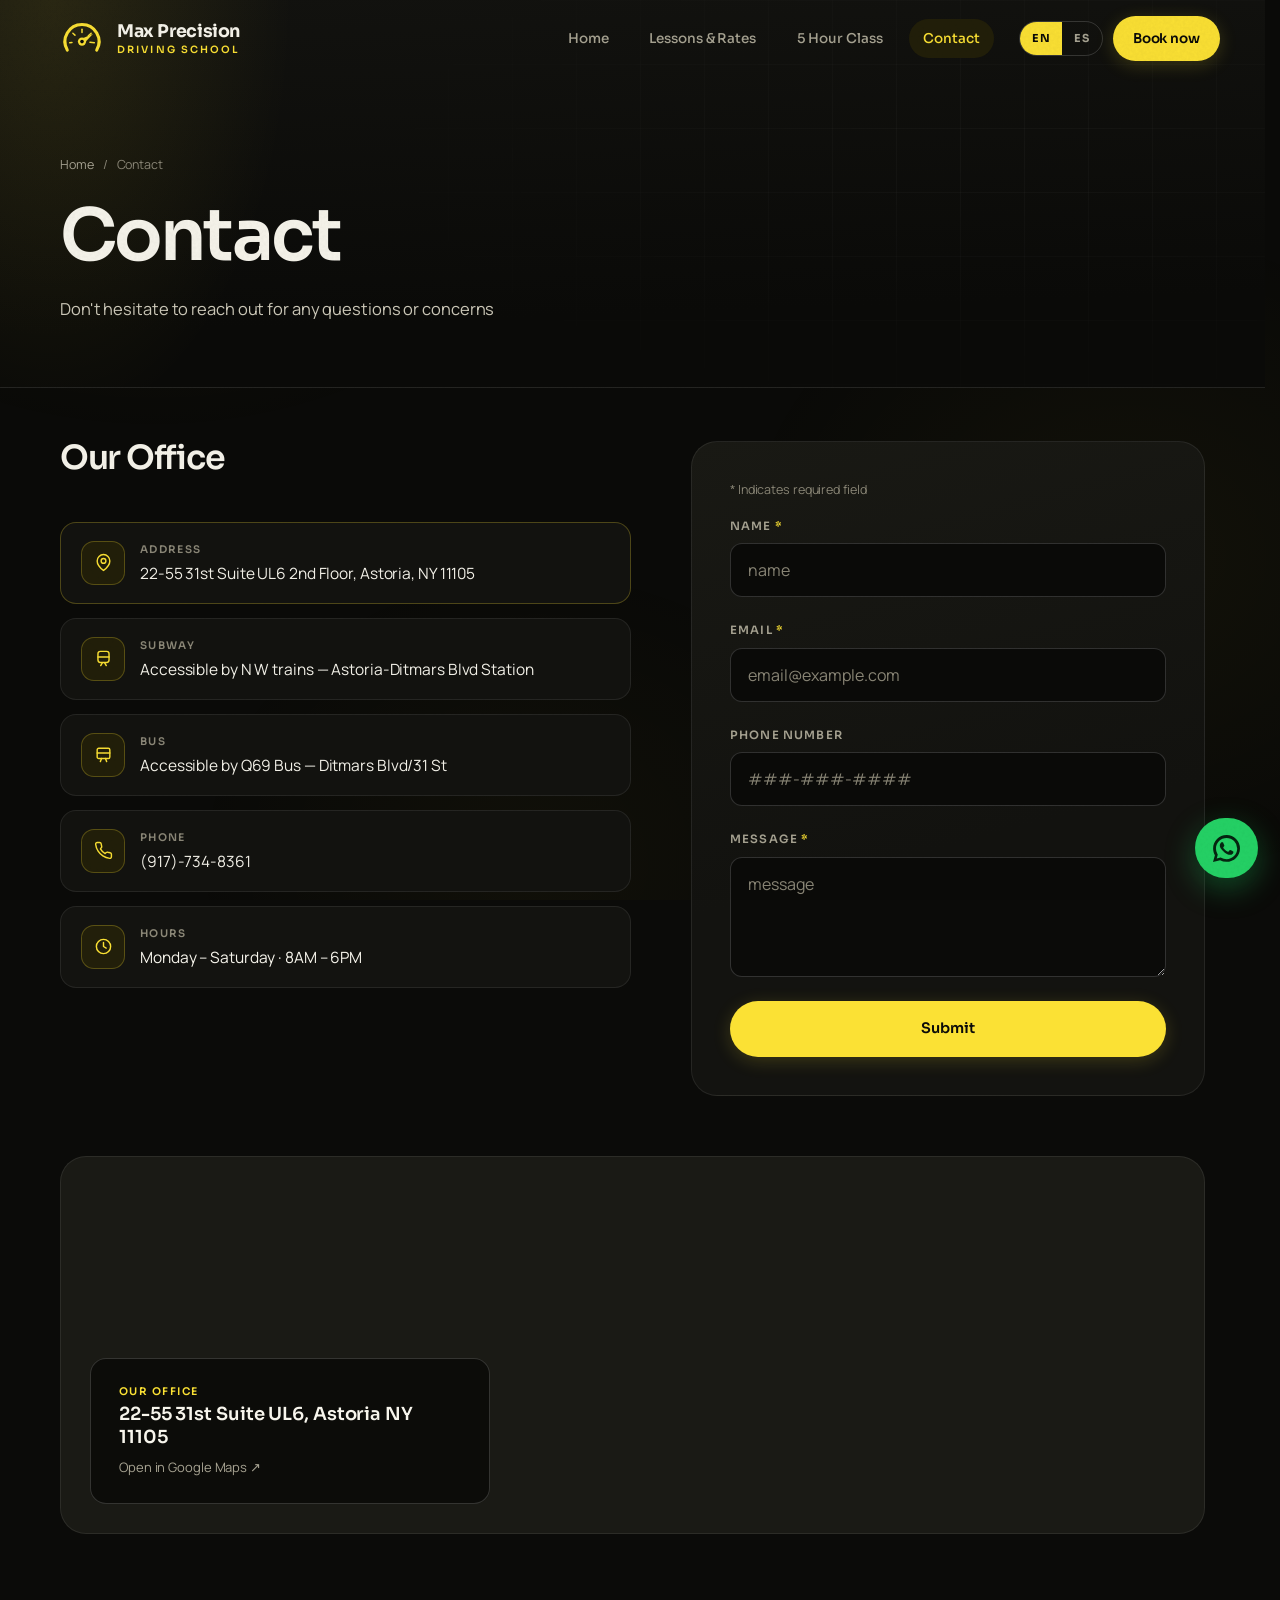
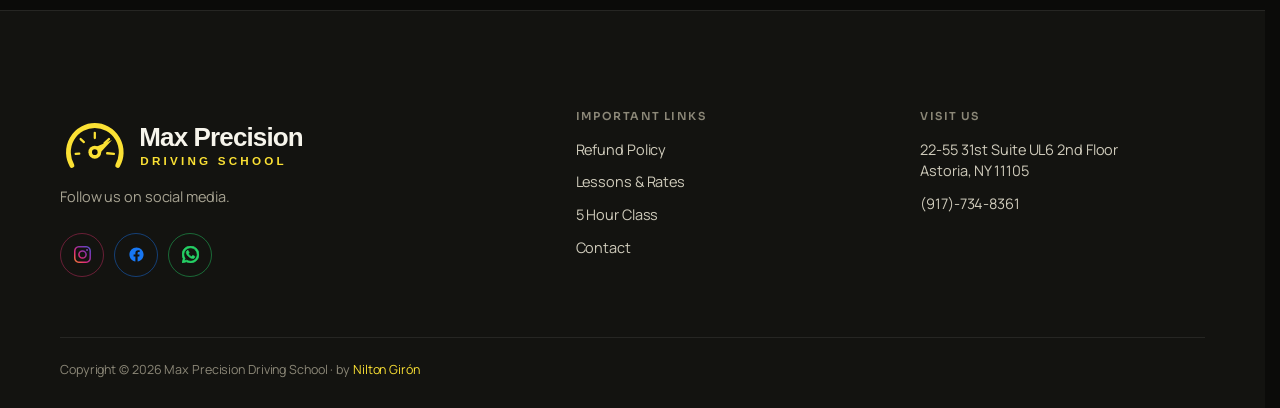
<file: contact.html>
<!doctype html>
<html lang="en">
<head>
<meta charset="utf-8">
<meta name="viewport" content="width=device-width, initial-scale=1">
<title>Contact Us | Max Precision Driving School</title>
<meta name="description" content="Don't hesitate to reach out for any questions or concerns. 22-55 31st Suite UL6, Astoria NY 11105. Accessible by N W trains and the Q69 bus.">
<link rel="canonical" href="https://www.maxprecisiondriving.com/contact.html">
<meta name="robots" content="index,follow,max-image-preview:large">
<meta name="theme-color" content="#0B0B09">
<meta name="keywords" content="driving, school, astoria, ny, auto, drive">
<meta property="og:type" content="website">
<meta property="og:site_name" content="Max Precision Driving School">
<meta property="og:title" content="Contact Us | Max Precision Driving School">
<meta property="og:description" content="Don't hesitate to reach out for any questions or concerns. 22-55 31st Suite UL6, Astoria NY 11105. Accessible by N W trains and the Q69 bus.">
<meta property="og:url" content="https://www.maxprecisiondriving.com/contact.html">
<meta property="og:image" content="https://www.maxprecisiondriving.com/assets/og-base.jpg">
<meta property="og:image:width" content="1200"><meta property="og:image:height" content="630">
<meta property="og:locale" content="en_US"><meta property="og:locale:alternate" content="es_US">
<meta name="twitter:card" content="summary_large_image">
<link rel="icon" href="assets/marca.svg" type="image/svg+xml">
<link rel="apple-touch-icon" href="assets/marca.svg">
<link rel="preconnect" href="https://fonts.googleapis.com">
<link rel="preconnect" href="https://fonts.gstatic.com" crossorigin>
<link rel="stylesheet" href="https://fonts.googleapis.com/css2?family=Sora:wght@400;500;600;700&family=Manrope:wght@400;500;600;700&display=swap">

<link rel="stylesheet" href="assets/site.css">
<script type="application/ld+json">{
  "@context":"https://schema.org","@type":["LocalBusiness","DrivingSchool"],
  "@id":"https://www.maxprecisiondriving.com/#business","name":"Max Precision Driving School Inc.","url":"https://www.maxprecisiondriving.com/",
  "telephone":"+1-917-734-8361","image":"https://www.maxprecisiondriving.com/assets/og-base.jpg","priceRange":"$30-$1080",
  "address":{"@type":"PostalAddress","streetAddress":"22-55 31st St, Suite UL6, 2nd Floor","addressLocality":"Astoria","addressRegion":"NY","postalCode":"11105","addressCountry":"US"},
  "geo":{"@type":"GeoCoordinates","latitude":40.774902,"longitude":-73.9120009},
  "areaServed":[{"@type":"City","name":"Queens"},{"@type":"City","name":"New York City"}],
  "availableLanguage":["English","Spanish"],
  "openingHoursSpecification":[{"@type":"OpeningHoursSpecification","dayOfWeek":["Monday","Tuesday","Wednesday","Thursday","Friday","Saturday"],"opens":"08:00","closes":"18:00"}],
  "sameAs":["https://www.instagram.com/maxprecisiondrivingschool/","https://www.facebook.com/profile.php?id=61585295096633"]
}</script>
<script type="application/ld+json">{"@context":"https://schema.org","@type":"FAQPage","mainEntity":[
 {"@type":"Question","name":"Where is Max Precision Driving School located?","acceptedAnswer":{"@type":"Answer","text":"22-55 31st Suite UL6 2nd Floor, Astoria NY 11105. Accessible by N W trains at Astoria-Ditmars Blvd Station and the Q69 bus at Ditmars Blvd/31 St."}},
 {"@type":"Question","name":"Do you teach driving lessons in Spanish?","acceptedAnswer":{"@type":"Answer","text":"Yes. Our instructors are fluent in English and Spanish."}}]}</script>
</head>
<body>
<a class="skip" href="#main" data-en="Skip to content" data-es="Ir al contenido">Skip to content</a>
<header class="hdr" id="hdr"><div class="wrap">
  <a class="brand" href="index.html" aria-label="Max Precision Driving School">
    <img class="brand-mk" src="assets/marca.svg" alt="" width="44" height="44">
    <span class="brand-tx"><b>Max Precision</b><span>Driving School</span></span>
  </a>
  <nav class="nav" id="nav" aria-label="Main"><a href="index.html" data-en="Home" data-es="Inicio">Home</a><a href="rates.html" data-en="Lessons &amp; Rates" data-es="Clases y tarifas">Lessons &amp; Rates</a><a href="five-hour-class.html" data-en="5 Hour Class" data-es="Clase de 5 horas">5 Hour Class</a><a href="contact.html" aria-current="page" data-en="Contact" data-es="Contacto">Contact</a></nav>
  <div class="hdr-r">
    <div class="lang" role="group" aria-label="Language / Idioma">
      <button type="button" data-lang="en" aria-pressed="true">EN</button>
      <button type="button" data-lang="es" aria-pressed="false">ES</button>
    </div>
    <a class="btn btn-sm" href="https://wa.me/19177348361?text=Hi%2C%20I%20saw%20your%20website%20and%20I%27d%20like%20to%20book%20driving%20lessons." target="_blank" rel="noopener" data-en="Book now" data-es="Reservar">Book now</a>
    <button class="burger" id="burger" aria-label="Menu" aria-expanded="false" aria-controls="nav"><span></span></button>
  </div>
</div></header>
<main id="main">

<section class="phead"><div class="wrap">
  <div class="crumb"><a href="index.html" data-en="Home" data-es="Inicio">Home</a><span>/</span><span data-en="Contact" data-es="Contacto">Contact</span></div>
  <h1 data-en="Contact" data-es="Contacto">Contact</h1>
  <p class="lede" data-en="Don't hesitate to reach out for any questions or concerns"
     data-es="No dudes en escribirnos ante cualquier pregunta o inquietud">Don't hesitate to reach out for any questions or concerns</p>
</div></section>

<section class="sec-tight"><div class="wrap">
  <div class="duo">
    <div>
      <div class="sec-head"><h2 style="font-size:clamp(24px,2.6vw,34px)" data-en="Our Office" data-es="Nuestra oficina">Our Office</h2></div>
      <div class="ct-list">
        <div class="ct-row rv"><span class="ct-ic"><svg viewBox="0 0 24 24" aria-hidden="true"><path d="M20 10c0 6-8 12-8 12s-8-6-8-12a8 8 0 0 1 16 0Z"/><circle cx="12" cy="10" r="3"/></svg></span>
          <span><span class="k"><span data-en="Address" data-es="Dirección">Address</span></span><span class="v"><a href="https://www.google.com/maps/place/Max+Precision+Driving+School/@40.774902,-73.9120009,17z" target="_blank" rel="noopener">22-55 31st Suite UL6 2nd Floor, Astoria, NY 11105</a></span></span></div>
        <div class="ct-row rv"><span class="ct-ic"><svg viewBox="0 0 24 24" aria-hidden="true"><rect x="5" y="3" width="14" height="14" rx="3"/><path d="M5 10h14M8.5 21l2-3.5M15.5 21l-2-3.5"/></svg></span>
          <span><span class="k"><span data-en="Subway" data-es="Metro">Subway</span></span><span class="v"><span data-en="Accessible by N W trains — Astoria-Ditmars Blvd Station" data-es="Accesible por los trenes N y W — estación Astoria-Ditmars Blvd">Accessible by N W trains — Astoria-Ditmars Blvd Station</span></span></span></div>
        <div class="ct-row rv"><span class="ct-ic"><svg viewBox="0 0 24 24" aria-hidden="true"><rect x="4" y="4" width="16" height="13" rx="2"/><path d="M4 10h16M8 21l1.5-4M16 21l-1.5-4"/></svg></span>
          <span><span class="k"><span data-en="Bus" data-es="Bus">Bus</span></span><span class="v"><span data-en="Accessible by Q69 Bus — Ditmars Blvd/31 St" data-es="Accesible por el bus Q69 — Ditmars Blvd/31 St">Accessible by Q69 Bus — Ditmars Blvd/31 St</span></span></span></div>
        <div class="ct-row rv"><span class="ct-ic"><svg viewBox="0 0 24 24" aria-hidden="true"><path d="M22 16.9v3a2 2 0 0 1-2.2 2 19.8 19.8 0 0 1-8.6-3.1 19.5 19.5 0 0 1-6-6A19.8 19.8 0 0 1 2.1 4.2 2 2 0 0 1 4.1 2h3a2 2 0 0 1 2 1.7c.1 1 .3 1.9.6 2.8a2 2 0 0 1-.5 2.1L8.1 9.9a16 16 0 0 0 6 6l1.3-1.3a2 2 0 0 1 2.1-.4c.9.3 1.8.5 2.8.6a2 2 0 0 1 1.7 2Z"/></svg></span>
          <span><span class="k"><span data-en="Phone" data-es="Teléfono">Phone</span></span><span class="v"><a href="tel:+19177348361">(917)-734-8361</a></span></span></div>
        <div class="ct-row rv"><span class="ct-ic"><svg viewBox="0 0 24 24" aria-hidden="true"><circle cx="12" cy="12" r="9"/><path d="M12 6.8V12l3.4 2"/></svg></span>
          <span><span class="k"><span data-en="Hours" data-es="Horario">Hours</span></span><span class="v"><span data-en="Monday – Saturday · 8AM – 6PM" data-es="Lunes – Sábado · 8AM – 6PM">Monday – Saturday · 8AM – 6PM</span></span></span></div>
      </div>
    </div>

    <form class="form rv" id="lead" novalidate>
      <p class="form-req" data-en="* Indicates required field" data-es="* Indica un campo obligatorio">* Indicates required field</p>
      <div class="fld"><label for="f-name"><span data-en="Name" data-es="Nombre">Name</span> <span class="req">*</span></label>
        <input id="f-name" name="name" type="text" autocomplete="name" placeholder="name" required>
        <span class="err" data-err="f-name" aria-live="polite"></span></div>
      <div class="fld"><label for="f-email"><span data-en="Email" data-es="Correo">Email</span> <span class="req">*</span></label>
        <input id="f-email" name="email" type="email" autocomplete="email" placeholder="email@example.com" required>
        <span class="err" data-err="f-email" aria-live="polite"></span></div>
      <div class="fld"><label for="f-phone"><span data-en="Phone Number" data-es="Número de teléfono">Phone Number</span></label>
        <input id="f-phone" name="phone" type="tel" inputmode="tel" autocomplete="tel" placeholder="###-###-####">
        <span class="err" data-err="f-phone" aria-live="polite"></span></div>
      <div class="fld"><label for="f-msg"><span data-en="Message" data-es="Mensaje">Message</span> <span class="req">*</span></label>
        <textarea id="f-msg" name="message" rows="4" placeholder="message" required></textarea>
        <span class="err" data-err="f-msg" aria-live="polite"></span></div>
      <button class="btn" type="submit" id="f-send" data-en="Submit" data-es="Enviar">Submit</button>
      <p class="form-msg" id="f-out" role="status" aria-live="polite"></p>
    </form>
  </div>

  <div class="map-wide rv">
    <div class="map">
      <iframe title="Max Precision Driving School on the map" loading="lazy" referrerpolicy="no-referrer-when-downgrade"
        src="https://www.google.com/maps/embed?pb=!1m18!1m12!1m3!1d3021.412974852342!2d-73.91691351375026!3d40.77493425998999!2m3!1f0!2f0!3f0!3m2!1i1024!2i768!4f13.1!3m3!1m2!1s0x89c25f67fc0bb721%3A0x3f8e2a638c8eccb!2s22-55%2031st%20St%2C%20Astoria%2C%20NY%2011105!5e0!3m2!1sen!2sus!4v1721047617804!5m2!1sen!2sus"></iframe>
    </div>
    <a class="map-cta" href="https://www.google.com/maps/place/Max+Precision+Driving+School/@40.774902,-73.9120009,17z" target="_blank" rel="noopener">
      <span class="map-k" data-en="Our office" data-es="Nuestra oficina">Our office</span>
      <span class="map-v">22-55 31st Suite UL6, Astoria NY 11105</span>
      <span class="map-go" data-en="Open in Google Maps" data-es="Abrir en Google Maps">Open in Google Maps</span>
    </a>
  </div>
</div></section>
</main>
<footer class="ft"><div class="wrap">
  <div class="ft-top">
    <div class="ft-brand-col">
      <img class="ft-logo" src="assets/logo-lockup.svg" alt="Max Precision Driving School" width="900" height="220" loading="lazy">
      <p data-en="Follow us on social media."
         data-es="Síguenos en nuestras redes.">Follow us on social media.</p>
      <div class="ft-soc">
        <a class="soc-ig" href="https://www.instagram.com/maxprecisiondrivingschool/" target="_blank" rel="noopener" aria-label="Instagram"><svg viewBox="0 0 24 24" aria-hidden="true"><path d="M12 2.16c3.2 0 3.58.01 4.85.07 1.17.05 1.8.25 2.23.41.56.22.96.48 1.38.9.42.42.68.82.9 1.38.16.42.36 1.06.41 2.23.06 1.27.07 1.65.07 4.85s-.01 3.58-.07 4.85c-.05 1.17-.25 1.8-.41 2.23-.22.56-.48.96-.9 1.38-.42.42-.82.68-1.38.9-.42.16-1.06.36-2.23.41-1.27.06-1.65.07-4.85.07s-3.58-.01-4.85-.07c-1.17-.05-1.8-.25-2.23-.41-.56-.22-.96-.48-1.38-.9-.42-.42-.68-.82-.9-1.38-.16-.42-.36-1.06-.41-2.23C2.17 15.58 2.16 15.2 2.16 12s.01-3.58.07-4.85c.05-1.17.25-1.8.41-2.23.22-.56.48-.96.9-1.38.42-.42.82-.68 1.38-.9.42-.16 1.06-.36 2.23-.41C8.42 2.17 8.8 2.16 12 2.16M12 0C8.74 0 8.33.01 7.05.07 5.78.13 4.9.33 4.14.63c-.79.3-1.46.72-2.13 1.38C1.35 2.68.93 3.35.63 4.14.33 4.9.13 5.78.07 7.05.01 8.33 0 8.74 0 12s.01 3.67.07 4.95c.06 1.27.26 2.15.56 2.91.3.79.72 1.46 1.38 2.13.67.66 1.34 1.08 2.13 1.38.76.3 1.64.5 2.91.56C8.33 23.99 8.74 24 12 24s3.67-.01 4.95-.07c1.27-.06 2.15-.26 2.91-.56.79-.3 1.46-.72 2.13-1.38.66-.67 1.08-1.34 1.38-2.13.3-.76.5-1.64.56-2.91.06-1.28.07-1.69.07-4.95s-.01-3.67-.07-4.95c-.06-1.27-.26-2.15-.56-2.91-.3-.79-.72-1.46-1.38-2.13C21.32 1.35 20.65.93 19.86.63c-.76-.3-1.64-.5-2.91-.56C15.67.01 15.26 0 12 0zm0 5.84a6.16 6.16 0 100 12.32 6.16 6.16 0 000-12.32zM12 16a4 4 0 110-8 4 4 0 010 8zm7.85-10.4a1.44 1.44 0 11-2.88 0 1.44 1.44 0 012.88 0z"/></svg></a>
        <a class="soc-fb" href="https://www.facebook.com/profile.php?id=61585295096633&amp;sk=about" target="_blank" rel="noopener" aria-label="Facebook"><svg viewBox="0 0 24 24" aria-hidden="true"><path d="M22 12.06C22 6.5 17.52 2 12 2S2 6.5 2 12.06c0 5 3.66 9.15 8.44 9.94v-7.03H7.9v-2.91h2.54V9.85c0-2.52 1.5-3.91 3.77-3.91 1.09 0 2.24.2 2.24.2v2.46h-1.26c-1.24 0-1.63.78-1.63 1.57v1.89h2.78l-.45 2.91h-2.33V22c4.78-.79 8.44-4.94 8.44-9.94Z"/></svg></a>
        <a class="soc-wa" href="https://wa.me/19177348361?text=Hi%2C%20I%20saw%20your%20website%20and%20I%27d%20like%20to%20book%20driving%20lessons." target="_blank" rel="noopener" aria-label="WhatsApp"><svg viewBox="0 0 24 24" aria-hidden="true"><path d="M17.47 14.38c-.3-.15-1.75-.86-2.02-.96-.27-.1-.47-.15-.67.15-.2.3-.77.96-.94 1.16-.17.2-.35.22-.64.07-.3-.15-1.25-.46-2.38-1.47-.88-.78-1.47-1.75-1.65-2.05-.17-.3-.02-.46.13-.6.13-.14.3-.35.45-.52.15-.17.2-.3.3-.5.1-.2.05-.37-.02-.52-.08-.15-.67-1.6-.92-2.2-.24-.58-.49-.5-.67-.51h-.57c-.2 0-.52.07-.79.37-.27.3-1.04 1.01-1.04 2.47s1.06 2.86 1.21 3.06c.15.2 2.1 3.2 5.08 4.49.71.3 1.26.49 1.7.63.71.22 1.36.2 1.87.12.57-.09 1.75-.72 2-1.41.25-.7.25-1.29.17-1.41-.07-.13-.27-.2-.57-.35zM12.04 21.5h-.01a9.4 9.4 0 01-4.8-1.32l-.34-.2-3.57.94.95-3.48-.22-.36a9.42 9.42 0 01-1.44-5.02c0-5.2 4.24-9.44 9.45-9.44 2.52 0 4.9.99 6.68 2.77a9.38 9.38 0 012.76 6.68c0 5.2-4.24 9.45-9.46 9.45zM20.5 3.49A11.8 11.8 0 0012.04 0C5.46 0 .1 5.35.1 11.93c0 2.1.55 4.16 1.6 5.97L0 24l6.23-1.63a11.9 11.9 0 005.8 1.48h.01c6.58 0 11.94-5.35 11.94-11.93a11.86 11.86 0 00-3.48-8.43z"/></svg></a>
      </div>
    </div>
    <div>
      <h4 data-en="Important Links" data-es="Enlaces importantes">Important Links</h4>
      <ul>
        <li><a href="refund-policy.html" data-en="Refund Policy" data-es="Política de reembolso">Refund Policy</a></li>
        <li><a href="rates.html" data-en="Lessons &amp; Rates" data-es="Clases y tarifas">Lessons &amp; Rates</a></li>
        <li><a href="five-hour-class.html" data-en="5 Hour Class" data-es="Clase de 5 horas">5 Hour Class</a></li>
        <li><a href="contact.html" data-en="Contact" data-es="Contacto">Contact</a></li>
      </ul>
    </div>
    <div>
      <h4 data-en="Visit us" data-es="Visítanos">Visit us</h4>
      <ul>
        <li>22-55 31st Suite UL6 2nd Floor<br>Astoria, NY 11105</li>
        <li><a href="tel:+19177348361">(917)-734-8361</a></li>
      </ul>
    </div>
  </div>
  <div class="ft-bot">Copyright © <span data-yr>2026</span> Max Precision Driving School · by <span class="ft-by">Nilton Girón</span></div>
</div></footer>

<a class="wa-float" href="https://wa.me/19177348361?text=Hi%2C%20I%20saw%20your%20website%20and%20I%27d%20like%20to%20book%20driving%20lessons." target="_blank" rel="noopener" aria-label="WhatsApp">
  <svg viewBox="0 0 24 24" aria-hidden="true"><path d="M17.47 14.38c-.3-.15-1.75-.86-2.02-.96-.27-.1-.47-.15-.67.15-.2.3-.77.96-.94 1.16-.17.2-.35.22-.64.07-.3-.15-1.25-.46-2.38-1.47-.88-.78-1.47-1.75-1.65-2.05-.17-.3-.02-.46.13-.6.13-.14.3-.35.45-.52.15-.17.2-.3.3-.5.1-.2.05-.37-.02-.52-.08-.15-.67-1.6-.92-2.2-.24-.58-.49-.5-.67-.51h-.57c-.2 0-.52.07-.79.37-.27.3-1.04 1.01-1.04 2.47s1.06 2.86 1.21 3.06c.15.2 2.1 3.2 5.08 4.49.71.3 1.26.49 1.7.63.71.22 1.36.2 1.87.12.57-.09 1.75-.72 2-1.41.25-.7.25-1.29.17-1.41-.07-.13-.27-.2-.57-.35zM12.04 21.5h-.01a9.4 9.4 0 01-4.8-1.32l-.34-.2-3.57.94.95-3.48-.22-.36a9.42 9.42 0 01-1.44-5.02c0-5.2 4.24-9.44 9.45-9.44 2.52 0 4.9.99 6.68 2.77a9.38 9.38 0 012.76 6.68c0 5.2-4.24 9.45-9.46 9.45zM20.5 3.49A11.8 11.8 0 0012.04 0C5.46 0 .1 5.35.1 11.93c0 2.1.55 4.16 1.6 5.97L0 24l6.23-1.63a11.9 11.9 0 005.8 1.48h.01c6.58 0 11.94-5.35 11.94-11.93a11.86 11.86 0 00-3.48-8.43z"/></svg><span class="wa-float-t" data-en="Message us" data-es="Escríbenos">Message us</span>
</a>
<script src="assets/site.js" defer></script>
</body>
</html>
</file>
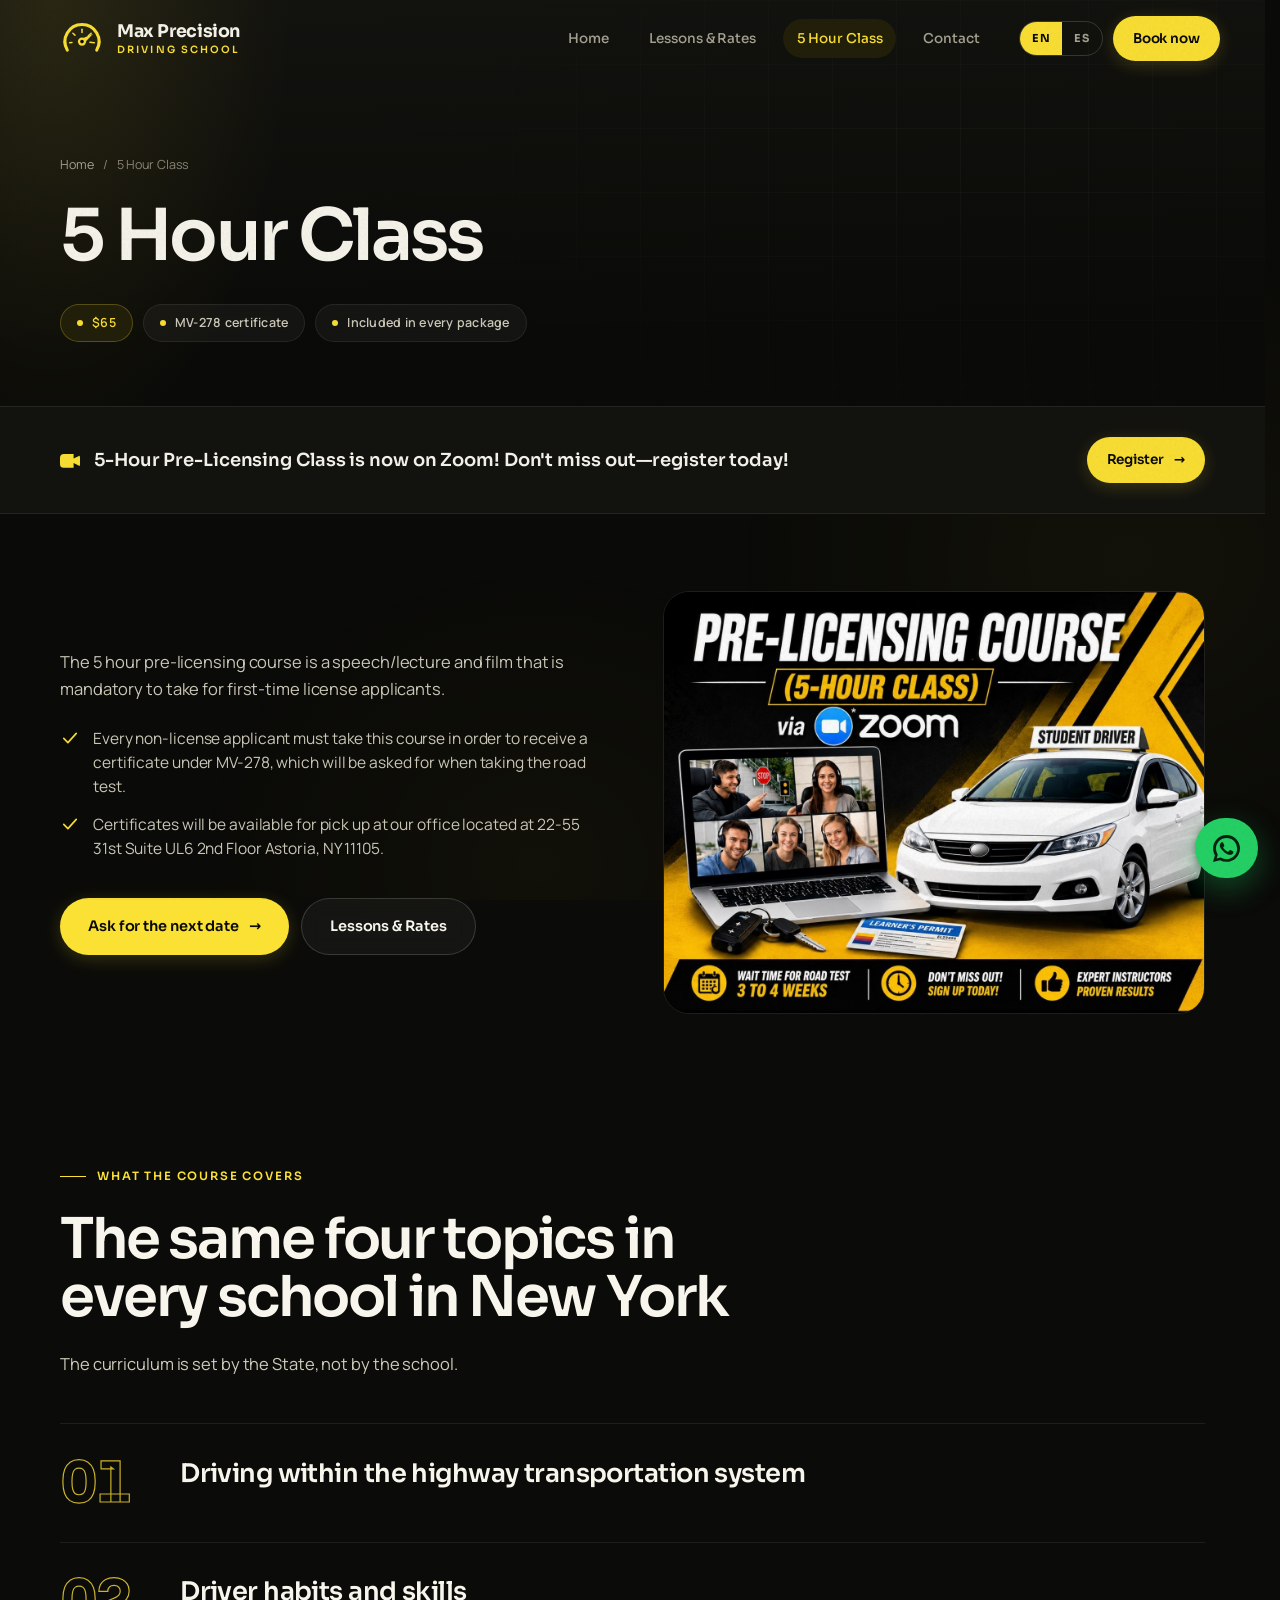
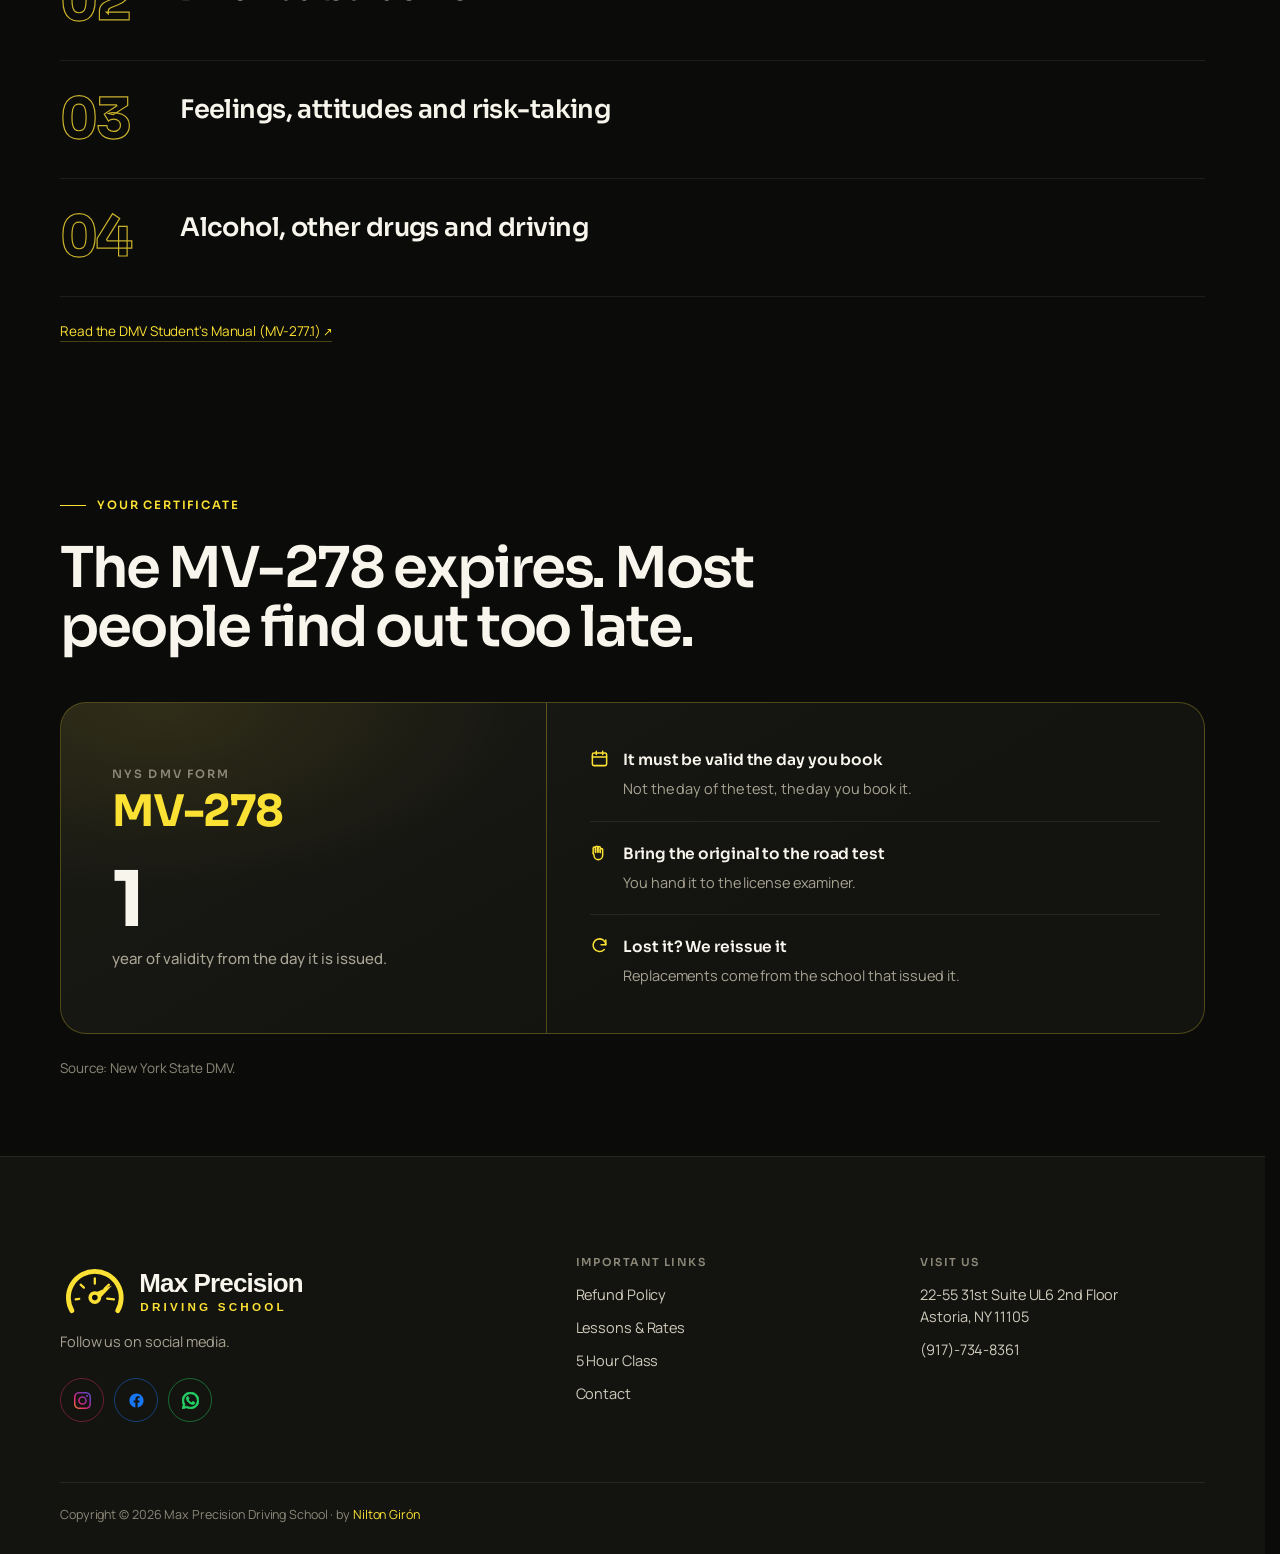
<file: five-hour-class.html>
<!doctype html>
<html lang="en">
<head>
<meta charset="utf-8">
<meta name="viewport" content="width=device-width, initial-scale=1">
<title>5 Hour Class | Max Precision Driving School</title>
<meta name="description" content="The 5 hour pre-licensing course is mandatory for first-time license applicants in New York. Receive your MV-278 certificate at our Astoria office.">
<link rel="canonical" href="https://www.maxprecisiondriving.com/five-hour-class.html">
<meta name="robots" content="index,follow,max-image-preview:large">
<meta name="theme-color" content="#0B0B09">
<meta name="keywords" content="driving, school, astoria, ny, auto, drive">
<meta property="og:type" content="website">
<meta property="og:site_name" content="Max Precision Driving School">
<meta property="og:title" content="5 Hour Class | Max Precision Driving School">
<meta property="og:description" content="The 5 hour pre-licensing course is mandatory for first-time license applicants in New York. Receive your MV-278 certificate at our Astoria office.">
<meta property="og:url" content="https://www.maxprecisiondriving.com/five-hour-class.html">
<meta property="og:image" content="https://www.maxprecisiondriving.com/assets/og-base.jpg">
<meta property="og:image:width" content="1200"><meta property="og:image:height" content="630">
<meta property="og:locale" content="en_US"><meta property="og:locale:alternate" content="es_US">
<meta name="twitter:card" content="summary_large_image">
<link rel="icon" href="assets/marca.svg" type="image/svg+xml">
<link rel="apple-touch-icon" href="assets/marca.svg">
<link rel="preconnect" href="https://fonts.googleapis.com">
<link rel="preconnect" href="https://fonts.gstatic.com" crossorigin>
<link rel="stylesheet" href="https://fonts.googleapis.com/css2?family=Sora:wght@400;500;600;700&family=Manrope:wght@400;500;600;700&display=swap">

<link rel="stylesheet" href="assets/site.css">
<script type="application/ld+json">{
  "@context":"https://schema.org","@type":["LocalBusiness","DrivingSchool"],
  "@id":"https://www.maxprecisiondriving.com/#business","name":"Max Precision Driving School Inc.","url":"https://www.maxprecisiondriving.com/",
  "telephone":"+1-917-734-8361","image":"https://www.maxprecisiondriving.com/assets/og-base.jpg","priceRange":"$30-$1080",
  "address":{"@type":"PostalAddress","streetAddress":"22-55 31st St, Suite UL6, 2nd Floor","addressLocality":"Astoria","addressRegion":"NY","postalCode":"11105","addressCountry":"US"},
  "geo":{"@type":"GeoCoordinates","latitude":40.774902,"longitude":-73.9120009},
  "areaServed":[{"@type":"City","name":"Queens"},{"@type":"City","name":"New York City"}],
  "availableLanguage":["English","Spanish"],
  "openingHoursSpecification":[{"@type":"OpeningHoursSpecification","dayOfWeek":["Monday","Tuesday","Wednesday","Thursday","Friday","Saturday"],"opens":"08:00","closes":"18:00"}],
  "sameAs":["https://www.instagram.com/maxprecisiondrivingschool/","https://www.facebook.com/profile.php?id=61585295096633"]
}</script>
</head>
<body>
<a class="skip" href="#main" data-en="Skip to content" data-es="Ir al contenido">Skip to content</a>
<header class="hdr" id="hdr"><div class="wrap">
  <a class="brand" href="index.html" aria-label="Max Precision Driving School">
    <img class="brand-mk" src="assets/marca.svg" alt="" width="44" height="44">
    <span class="brand-tx"><b>Max Precision</b><span>Driving School</span></span>
  </a>
  <nav class="nav" id="nav" aria-label="Main"><a href="index.html" data-en="Home" data-es="Inicio">Home</a><a href="rates.html" data-en="Lessons &amp; Rates" data-es="Clases y tarifas">Lessons &amp; Rates</a><a href="five-hour-class.html" aria-current="page" data-en="5 Hour Class" data-es="Clase de 5 horas">5 Hour Class</a><a href="contact.html" data-en="Contact" data-es="Contacto">Contact</a></nav>
  <div class="hdr-r">
    <div class="lang" role="group" aria-label="Language / Idioma">
      <button type="button" data-lang="en" aria-pressed="true">EN</button>
      <button type="button" data-lang="es" aria-pressed="false">ES</button>
    </div>
    <a class="btn btn-sm" href="https://wa.me/19177348361?text=Hi%2C%20I%20saw%20your%20website%20and%20I%27d%20like%20to%20book%20driving%20lessons." target="_blank" rel="noopener" data-en="Book now" data-es="Reservar">Book now</a>
    <button class="burger" id="burger" aria-label="Menu" aria-expanded="false" aria-controls="nav"><span></span></button>
  </div>
</div></header>
<main id="main">

<section class="phead"><div class="wrap">
  <div class="crumb"><a href="index.html" data-en="Home" data-es="Inicio">Home</a><span>/</span><span data-en="5 Hour Class" data-es="Clase de 5 horas">5 Hour Class</span></div>
  <h1 data-en="5 Hour Class" data-es="Clase de 5 horas">5 Hour Class</h1>
  <div class="phead-facts">
    <span class="pill acc"><i></i>$65</span>
    <span class="pill"><i></i><span data-en="MV-278 certificate" data-es="Certificado MV-278">MV-278 certificate</span></span>
    <span class="pill"><i></i><span data-en="Included in every package" data-es="Incluida en todo paquete">Included in every package</span></span>
  </div>
</div></section>

<section class="zoom-band"><div class="wrap">
  <p class="zoom-msg" data-en="5-Hour Pre-Licensing Class is now on Zoom! Don&apos;t miss out&mdash;register today!"
     data-es="&iexcl;La clase de 5 horas previa a la licencia ya est&aacute; en Zoom! No te lo pierdas: inscr&iacute;bete hoy.">5-Hour Pre-Licensing Class is now on Zoom! Don&apos;t miss out&mdash;register today!</p>
  <a class="btn btn-sm" href="https://wa.me/19177348361?text=Hi%2C%20I%20saw%20your%20website%20and%20I%27d%20like%20to%20book%20driving%20lessons." target="_blank" rel="noopener" data-en="Register &lt;span class=&#39;ar&#39;&gt;&#8594;&lt;/span&gt;" data-es="Inscr&iacute;bete &lt;span class=&#39;ar&#39;&gt;&#8594;&lt;/span&gt;">Register <span class="ar">&#8594;</span></a>
</div></section>

<section class="sec-tight"><div class="wrap">
  <div class="split">
    <div class="rv">
      <p class="lede" data-en="The 5 hour pre-licensing course is a speech/lecture and film that is mandatory to take for first-time license applicants."
         data-es="El curso previo a la licencia de 5 horas es una charla y un video de asistencia obligatoria para quienes solicitan la licencia por primera vez.">The 5 hour pre-licensing course is a speech/lecture and film that is mandatory to take for first-time license applicants.</p>
      <ul>
        <li><svg viewBox="0 0 24 24" aria-hidden="true"><path d="m4.5 12.5 5 5 10-11"/></svg><span data-en="Every non-license applicant must take this course in order to receive a certificate under MV-278, which will be asked for when taking the road test." data-es="Todo solicitante sin licencia debe tomar este curso para recibir el certificado MV-278, que se le pedirá al rendir el examen.">Every non-license applicant must take this course in order to receive a certificate under MV-278, which will be asked for when taking the road test.</span></li>
        <li><svg viewBox="0 0 24 24" aria-hidden="true"><path d="m4.5 12.5 5 5 10-11"/></svg><span data-en="Certificates will be available for pick up at our office located at 22-55 31st Suite UL6 2nd Floor Astoria, NY 11105." data-es="Los certificados estarán disponibles para recoger en nuestra oficina, en 22-55 31st Suite UL6 2do piso, Astoria, NY 11105.">Certificates will be available for pick up at our office located at 22-55 31st Suite UL6 2nd Floor Astoria, NY 11105.</span></li>
      </ul>
      <div class="hero-cta" style="margin-top:var(--s4)">
        <a class="btn" href="https://wa.me/19177348361?text=Hi%2C%20I%20saw%20your%20website%20and%20I%27d%20like%20to%20book%20driving%20lessons." target="_blank" rel="noopener" data-en="Ask for the next date &lt;span class='ar'&gt;→&lt;/span&gt;" data-es="Pregunta por la próxima fecha &lt;span class='ar'&gt;→&lt;/span&gt;">Ask for the next date <span class="ar">→</span></a>
        <a class="btn btn-g" href="rates.html" data-en="Lessons &amp; Rates" data-es="Clases y tarifas">Lessons &amp; Rates</a>
      </div>
    </div>
    <figure class="split-m rv" style="aspect-ratio:1320/1028">
      <img src="assets/five-hour-zoom.jpg" alt="Pre-Licensing Course (5-Hour Class) via Zoom — Max Precision Driving School" loading="lazy" decoding="async" width="1320" height="1028">
    </figure>
  </div>
</div></section>

<section class="sec-tight"><div class="wrap">
  <div class="sec-head"><p class="eyebrow" data-en="What the course covers" data-es="Qué cubre el curso">What the course covers</p>
    <h2 data-en="The same four topics in every school in New York" data-es="Los mismos cuatro temas en toda escuela de Nueva York">The same four topics in every school in New York</h2>
    <p class="lede" data-en="The curriculum is set by the State, not by the school. Every pre-licensing course in New York teaches this and nothing else." data-es="El currículum lo fija el Estado, no la escuela. Todo curso previo a la licencia en Nueva York enseña esto y nada más.">The curriculum is set by the State, not by the school.</p>
  </div>
  <ul class="curric">
    <li class="rv"><span class="n tnum">01</span><div><h3 data-en="Driving within the highway transportation system" data-es="Manejar dentro del sistema de transporte vial">Driving within the highway transportation system</h3></div></li>
    <li class="rv"><span class="n tnum">02</span><div><h3 data-en="Driver habits and skills" data-es="Hábitos y destrezas del conductor">Driver habits and skills</h3></div></li>
    <li class="rv"><span class="n tnum">03</span><div><h3 data-en="Feelings, attitudes and risk-taking" data-es="Emociones, actitudes y toma de riesgos">Feelings, attitudes and risk-taking</h3></div></li>
    <li class="rv"><span class="n tnum">04</span><div><h3 data-en="Alcohol, other drugs and driving" data-es="Alcohol, otras drogas y manejo">Alcohol, other drugs and driving</h3></div></li>
  </ul>
  <p class="fine rv" style="margin-top:var(--s3)"><a class="lnk" href="https://dmv.ny.gov/forms/mv2771.pdf" target="_blank" rel="noopener" data-en="Read the DMV Student&apos;s Manual (MV-277.1)" data-es="Lee el Manual del Estudiante del DMV (MV-277.1)">Read the DMV Student&apos;s Manual (MV-277.1)</a></p>
</div></section>


<section class="sec-tight"><div class="wrap">
  <div class="sec-head"><p class="eyebrow" data-en="Your certificate" data-es="Tu certificado">Your certificate</p>
    <h2 data-en="The MV-278 expires. Most people find out too late." data-es="El MV-278 vence. Casi todos se enteran tarde.">The MV-278 expires. Most people find out too late.</h2>
  </div>
  <div class="cert rv">
    <div class="cert-l">
      <span class="cert-doc" data-en="NYS DMV form" data-es="Formulario del DMV de NY">NYS DMV form</span>
      <span class="cert-id">MV-278</span>
      <p class="cert-big">1<small data-en="year of validity from the day it is issued &mdash; and it cannot be renewed." data-es="año de validez desde el día en que se emite &mdash; y no se puede renovar.">year of validity from the day it is issued.</small></p>
    </div>
    <ul class="cert-r">
      <li><svg viewBox="0 0 24 24" aria-hidden="true"><rect x="3" y="5" width="18" height="16" rx="2"/><path d="M3 10h18M8 3v4M16 3v4"/></svg><div><b data-en="It must be valid the day you book" data-es="Debe estar vigente el día que agendas">It must be valid the day you book</b><span data-en="Not the day of the test &mdash; the day you make the road test appointment. Booking with an expired certificate means taking the course again." data-es="No el día del examen: el día en que agendas la cita del examen de manejo. Agendar con el certificado vencido significa volver a tomar el curso.">Not the day of the test, the day you book it.</span></div></li>
      <li><svg viewBox="0 0 24 24" aria-hidden="true"><path d="M4 13V6.5a1.5 1.5 0 0 1 3 0V12"/><path d="M7 11.5v-6a1.5 1.5 0 0 1 3 0V12"/><path d="M10 11v-5a1.5 1.5 0 0 1 3 0v6"/><path d="M13 12V8.5a1.5 1.5 0 0 1 3 0V15c0 3.3-2.2 6-5.5 6S5 18.3 5 15l-1-2"/></svg><div><b data-en="Bring the original to the road test" data-es="Lleva el original al examen">Bring the original to the road test</b><span data-en="You hand it to the license examiner. A photo or a copy is not accepted." data-es="Se lo entregas al examinador. Una foto o una copia no se aceptan.">You hand it to the license examiner.</span></div></li>
      <li><svg viewBox="0 0 24 24" aria-hidden="true"><path d="M20 11A8 8 0 1 0 18 17"/><path d="M20 5v6h-6"/></svg><div><b data-en="Lost it? We reissue it" data-es="¿Lo perdiste? Te lo reponemos">Lost it? We reissue it</b><span data-en="Replacements come from the school that issued it. If it was us, message us and we handle it." data-es="La reposición la hace la escuela que lo emitió. Si fuimos nosotros, escríbenos y lo resolvemos.">Replacements come from the school that issued it.</span></div></li>
    </ul>
  </div>
  <p class="fine rv" style="margin-top:var(--s3)" data-en="Source: New York State DMV. Rules can change &mdash; the DMV always has the final word." data-es="Fuente: DMV del Estado de Nueva York. Las reglas pueden cambiar &mdash; el DMV siempre tiene la última palabra.">Source: New York State DMV.</p>
</div></section>
</main>
<footer class="ft"><div class="wrap">
  <div class="ft-top">
    <div class="ft-brand-col">
      <img class="ft-logo" src="assets/logo-lockup.svg" alt="Max Precision Driving School" width="900" height="220" loading="lazy">
      <p data-en="Follow us on social media."
         data-es="Síguenos en nuestras redes.">Follow us on social media.</p>
      <div class="ft-soc">
        <a class="soc-ig" href="https://www.instagram.com/maxprecisiondrivingschool/" target="_blank" rel="noopener" aria-label="Instagram"><svg viewBox="0 0 24 24" aria-hidden="true"><path d="M12 2.16c3.2 0 3.58.01 4.85.07 1.17.05 1.8.25 2.23.41.56.22.96.48 1.38.9.42.42.68.82.9 1.38.16.42.36 1.06.41 2.23.06 1.27.07 1.65.07 4.85s-.01 3.58-.07 4.85c-.05 1.17-.25 1.8-.41 2.23-.22.56-.48.96-.9 1.38-.42.42-.82.68-1.38.9-.42.16-1.06.36-2.23.41-1.27.06-1.65.07-4.85.07s-3.58-.01-4.85-.07c-1.17-.05-1.8-.25-2.23-.41-.56-.22-.96-.48-1.38-.9-.42-.42-.68-.82-.9-1.38-.16-.42-.36-1.06-.41-2.23C2.17 15.58 2.16 15.2 2.16 12s.01-3.58.07-4.85c.05-1.17.25-1.8.41-2.23.22-.56.48-.96.9-1.38.42-.42.82-.68 1.38-.9.42-.16 1.06-.36 2.23-.41C8.42 2.17 8.8 2.16 12 2.16M12 0C8.74 0 8.33.01 7.05.07 5.78.13 4.9.33 4.14.63c-.79.3-1.46.72-2.13 1.38C1.35 2.68.93 3.35.63 4.14.33 4.9.13 5.78.07 7.05.01 8.33 0 8.74 0 12s.01 3.67.07 4.95c.06 1.27.26 2.15.56 2.91.3.79.72 1.46 1.38 2.13.67.66 1.34 1.08 2.13 1.38.76.3 1.64.5 2.91.56C8.33 23.99 8.74 24 12 24s3.67-.01 4.95-.07c1.27-.06 2.15-.26 2.91-.56.79-.3 1.46-.72 2.13-1.38.66-.67 1.08-1.34 1.38-2.13.3-.76.5-1.64.56-2.91.06-1.28.07-1.69.07-4.95s-.01-3.67-.07-4.95c-.06-1.27-.26-2.15-.56-2.91-.3-.79-.72-1.46-1.38-2.13C21.32 1.35 20.65.93 19.86.63c-.76-.3-1.64-.5-2.91-.56C15.67.01 15.26 0 12 0zm0 5.84a6.16 6.16 0 100 12.32 6.16 6.16 0 000-12.32zM12 16a4 4 0 110-8 4 4 0 010 8zm7.85-10.4a1.44 1.44 0 11-2.88 0 1.44 1.44 0 012.88 0z"/></svg></a>
        <a class="soc-fb" href="https://www.facebook.com/profile.php?id=61585295096633&amp;sk=about" target="_blank" rel="noopener" aria-label="Facebook"><svg viewBox="0 0 24 24" aria-hidden="true"><path d="M22 12.06C22 6.5 17.52 2 12 2S2 6.5 2 12.06c0 5 3.66 9.15 8.44 9.94v-7.03H7.9v-2.91h2.54V9.85c0-2.52 1.5-3.91 3.77-3.91 1.09 0 2.24.2 2.24.2v2.46h-1.26c-1.24 0-1.63.78-1.63 1.57v1.89h2.78l-.45 2.91h-2.33V22c4.78-.79 8.44-4.94 8.44-9.94Z"/></svg></a>
        <a class="soc-wa" href="https://wa.me/19177348361?text=Hi%2C%20I%20saw%20your%20website%20and%20I%27d%20like%20to%20book%20driving%20lessons." target="_blank" rel="noopener" aria-label="WhatsApp"><svg viewBox="0 0 24 24" aria-hidden="true"><path d="M17.47 14.38c-.3-.15-1.75-.86-2.02-.96-.27-.1-.47-.15-.67.15-.2.3-.77.96-.94 1.16-.17.2-.35.22-.64.07-.3-.15-1.25-.46-2.38-1.47-.88-.78-1.47-1.75-1.65-2.05-.17-.3-.02-.46.13-.6.13-.14.3-.35.45-.52.15-.17.2-.3.3-.5.1-.2.05-.37-.02-.52-.08-.15-.67-1.6-.92-2.2-.24-.58-.49-.5-.67-.51h-.57c-.2 0-.52.07-.79.37-.27.3-1.04 1.01-1.04 2.47s1.06 2.86 1.21 3.06c.15.2 2.1 3.2 5.08 4.49.71.3 1.26.49 1.7.63.71.22 1.36.2 1.87.12.57-.09 1.75-.72 2-1.41.25-.7.25-1.29.17-1.41-.07-.13-.27-.2-.57-.35zM12.04 21.5h-.01a9.4 9.4 0 01-4.8-1.32l-.34-.2-3.57.94.95-3.48-.22-.36a9.42 9.42 0 01-1.44-5.02c0-5.2 4.24-9.44 9.45-9.44 2.52 0 4.9.99 6.68 2.77a9.38 9.38 0 012.76 6.68c0 5.2-4.24 9.45-9.46 9.45zM20.5 3.49A11.8 11.8 0 0012.04 0C5.46 0 .1 5.35.1 11.93c0 2.1.55 4.16 1.6 5.97L0 24l6.23-1.63a11.9 11.9 0 005.8 1.48h.01c6.58 0 11.94-5.35 11.94-11.93a11.86 11.86 0 00-3.48-8.43z"/></svg></a>
      </div>
    </div>
    <div>
      <h4 data-en="Important Links" data-es="Enlaces importantes">Important Links</h4>
      <ul>
        <li><a href="refund-policy.html" data-en="Refund Policy" data-es="Política de reembolso">Refund Policy</a></li>
        <li><a href="rates.html" data-en="Lessons &amp; Rates" data-es="Clases y tarifas">Lessons &amp; Rates</a></li>
        <li><a href="five-hour-class.html" data-en="5 Hour Class" data-es="Clase de 5 horas">5 Hour Class</a></li>
        <li><a href="contact.html" data-en="Contact" data-es="Contacto">Contact</a></li>
      </ul>
    </div>
    <div>
      <h4 data-en="Visit us" data-es="Visítanos">Visit us</h4>
      <ul>
        <li>22-55 31st Suite UL6 2nd Floor<br>Astoria, NY 11105</li>
        <li><a href="tel:+19177348361">(917)-734-8361</a></li>
      </ul>
    </div>
  </div>
  <div class="ft-bot">Copyright © <span data-yr>2026</span> Max Precision Driving School · by <span class="ft-by">Nilton Girón</span></div>
</div></footer>

<a class="wa-float" href="https://wa.me/19177348361?text=Hi%2C%20I%20saw%20your%20website%20and%20I%27d%20like%20to%20book%20driving%20lessons." target="_blank" rel="noopener" aria-label="WhatsApp">
  <svg viewBox="0 0 24 24" aria-hidden="true"><path d="M17.47 14.38c-.3-.15-1.75-.86-2.02-.96-.27-.1-.47-.15-.67.15-.2.3-.77.96-.94 1.16-.17.2-.35.22-.64.07-.3-.15-1.25-.46-2.38-1.47-.88-.78-1.47-1.75-1.65-2.05-.17-.3-.02-.46.13-.6.13-.14.3-.35.45-.52.15-.17.2-.3.3-.5.1-.2.05-.37-.02-.52-.08-.15-.67-1.6-.92-2.2-.24-.58-.49-.5-.67-.51h-.57c-.2 0-.52.07-.79.37-.27.3-1.04 1.01-1.04 2.47s1.06 2.86 1.21 3.06c.15.2 2.1 3.2 5.08 4.49.71.3 1.26.49 1.7.63.71.22 1.36.2 1.87.12.57-.09 1.75-.72 2-1.41.25-.7.25-1.29.17-1.41-.07-.13-.27-.2-.57-.35zM12.04 21.5h-.01a9.4 9.4 0 01-4.8-1.32l-.34-.2-3.57.94.95-3.48-.22-.36a9.42 9.42 0 01-1.44-5.02c0-5.2 4.24-9.44 9.45-9.44 2.52 0 4.9.99 6.68 2.77a9.38 9.38 0 012.76 6.68c0 5.2-4.24 9.45-9.46 9.45zM20.5 3.49A11.8 11.8 0 0012.04 0C5.46 0 .1 5.35.1 11.93c0 2.1.55 4.16 1.6 5.97L0 24l6.23-1.63a11.9 11.9 0 005.8 1.48h.01c6.58 0 11.94-5.35 11.94-11.93a11.86 11.86 0 00-3.48-8.43z"/></svg><span class="wa-float-t" data-en="Message us" data-es="Escríbenos">Message us</span>
</a>
<script src="assets/site.js" defer></script>
</body>
</html>
</file>
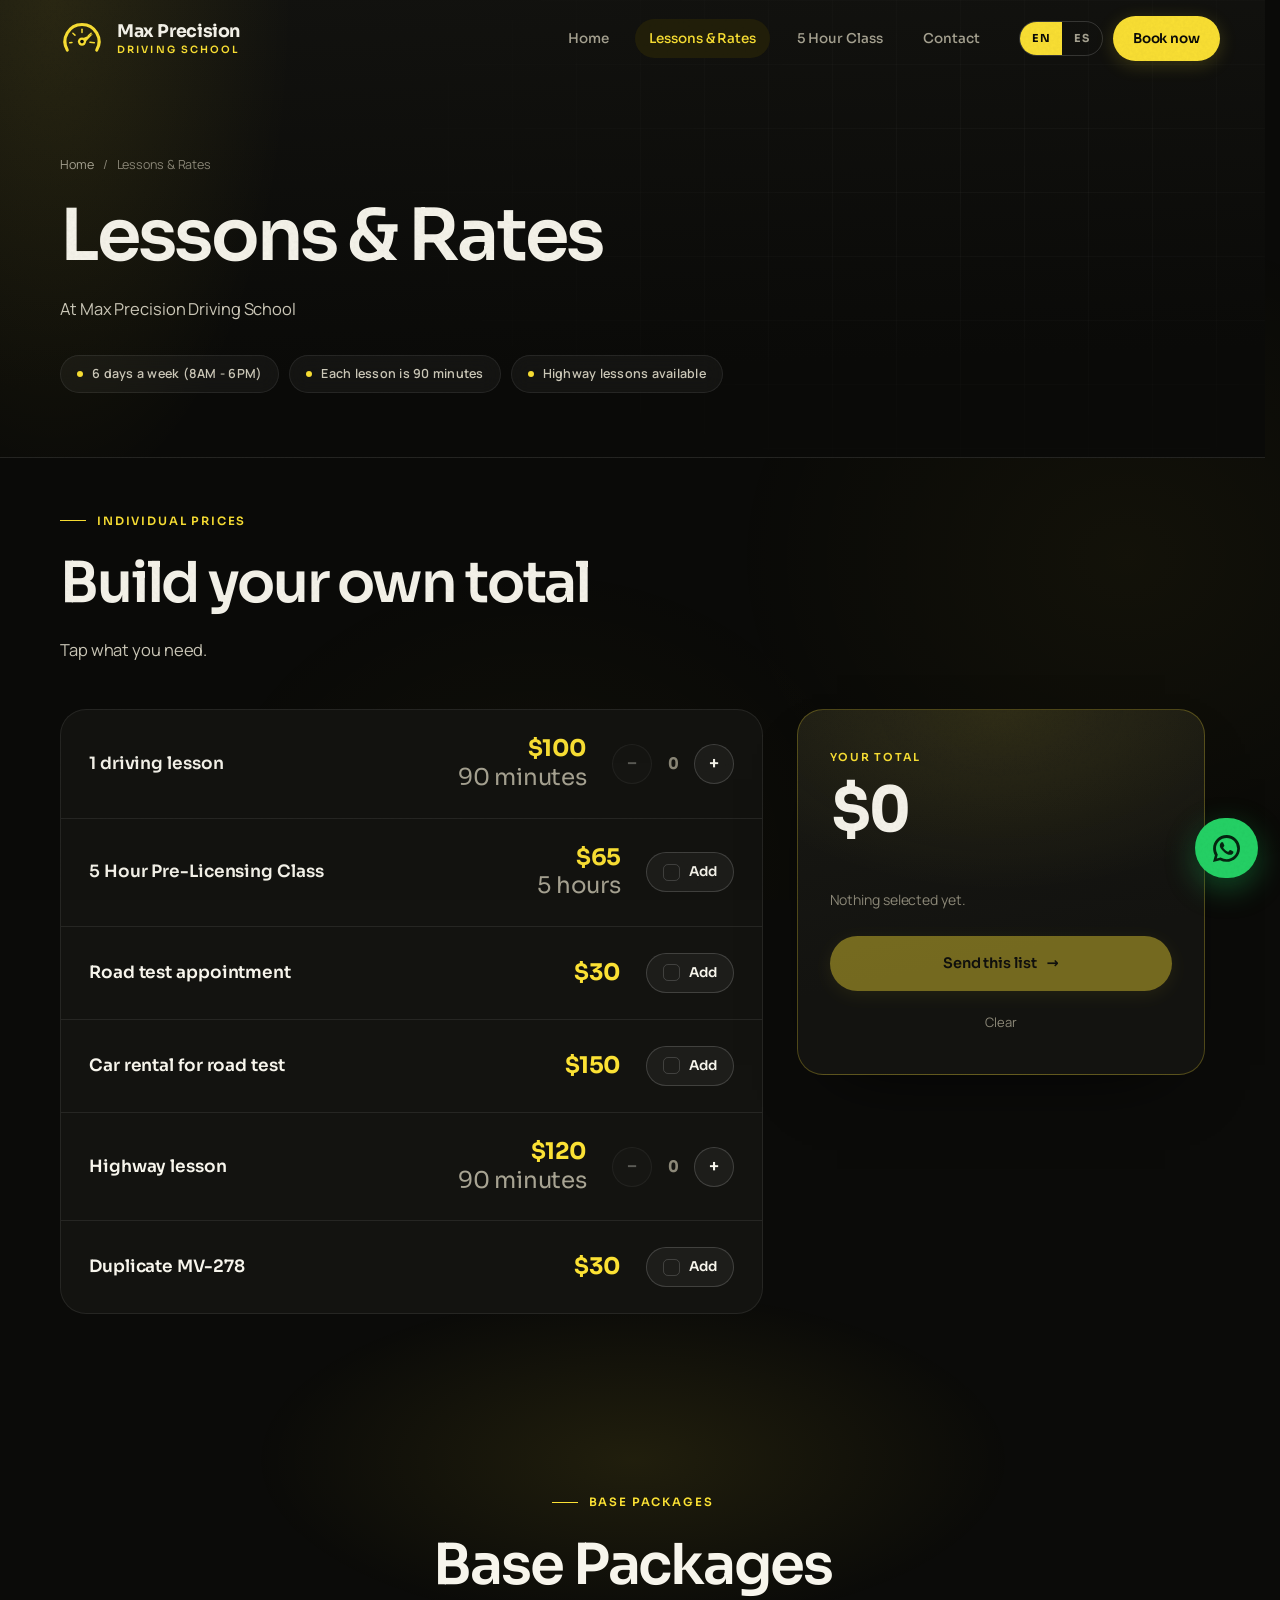
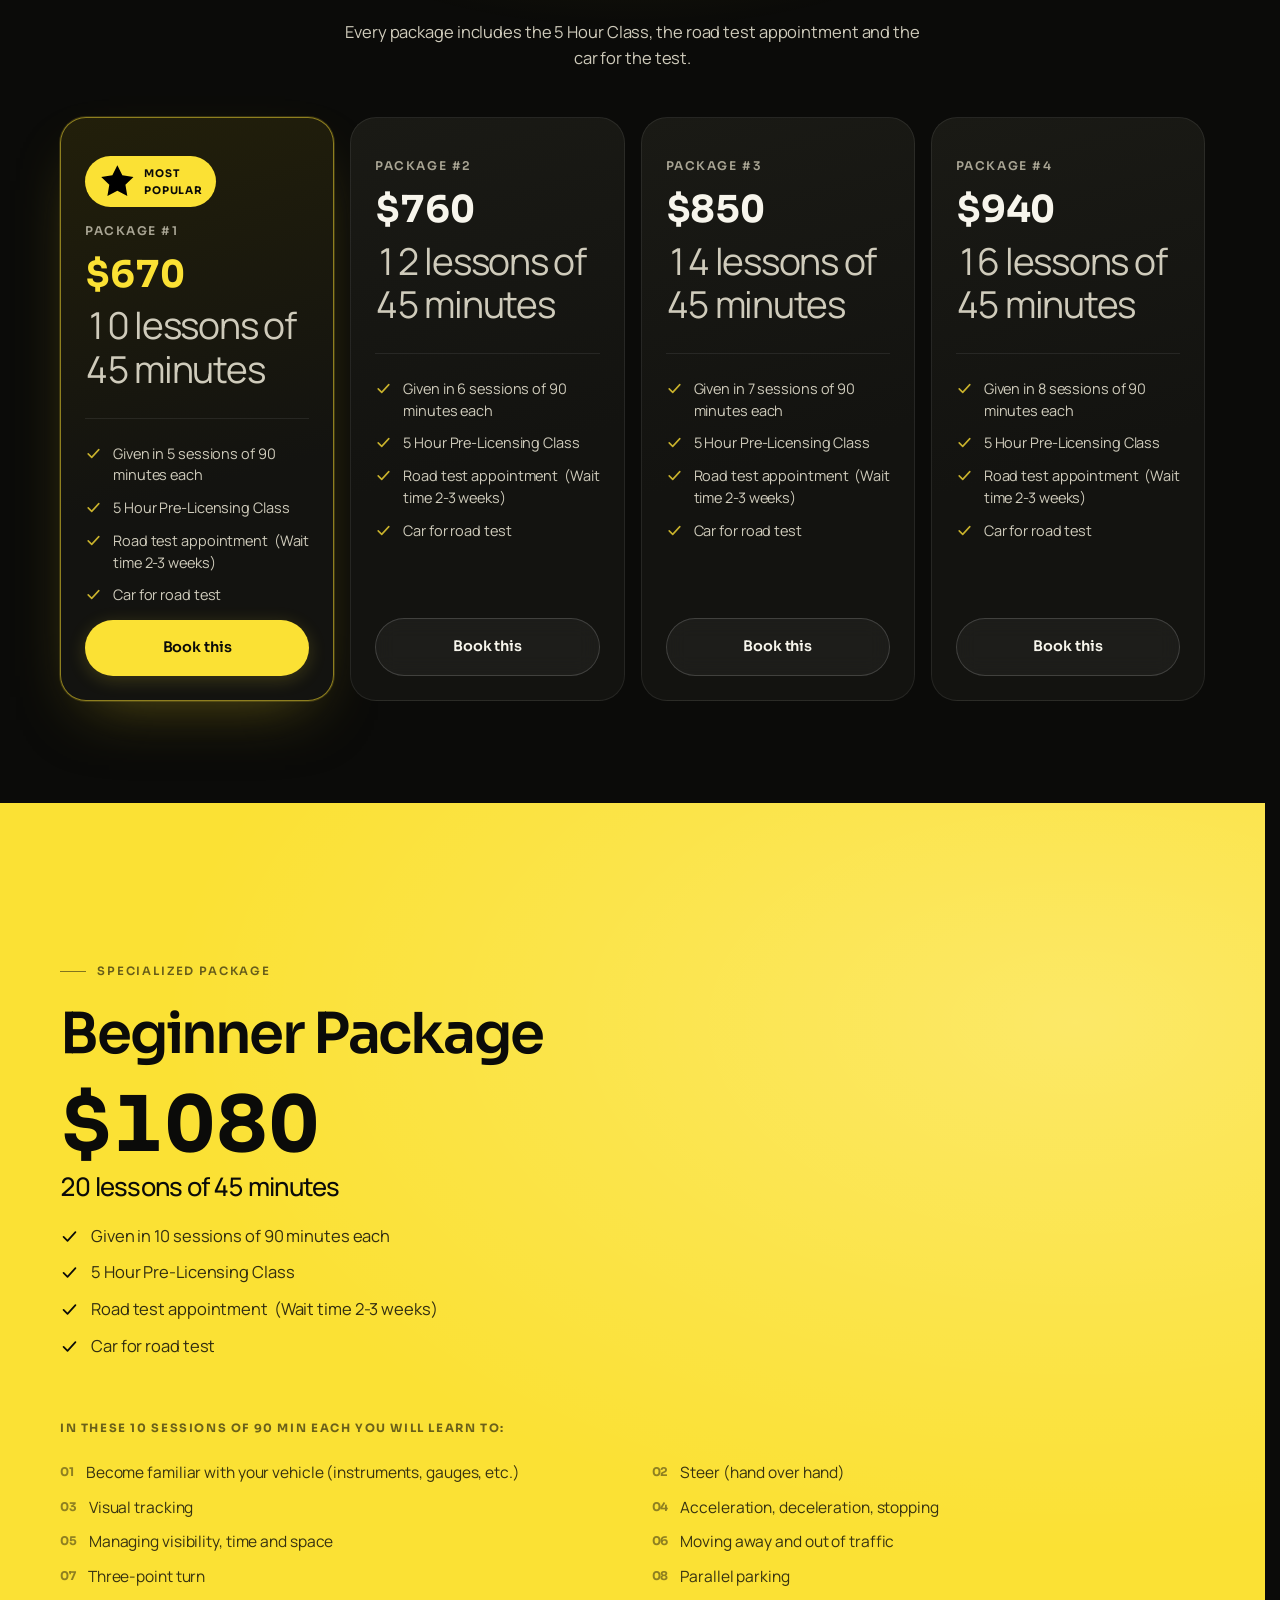
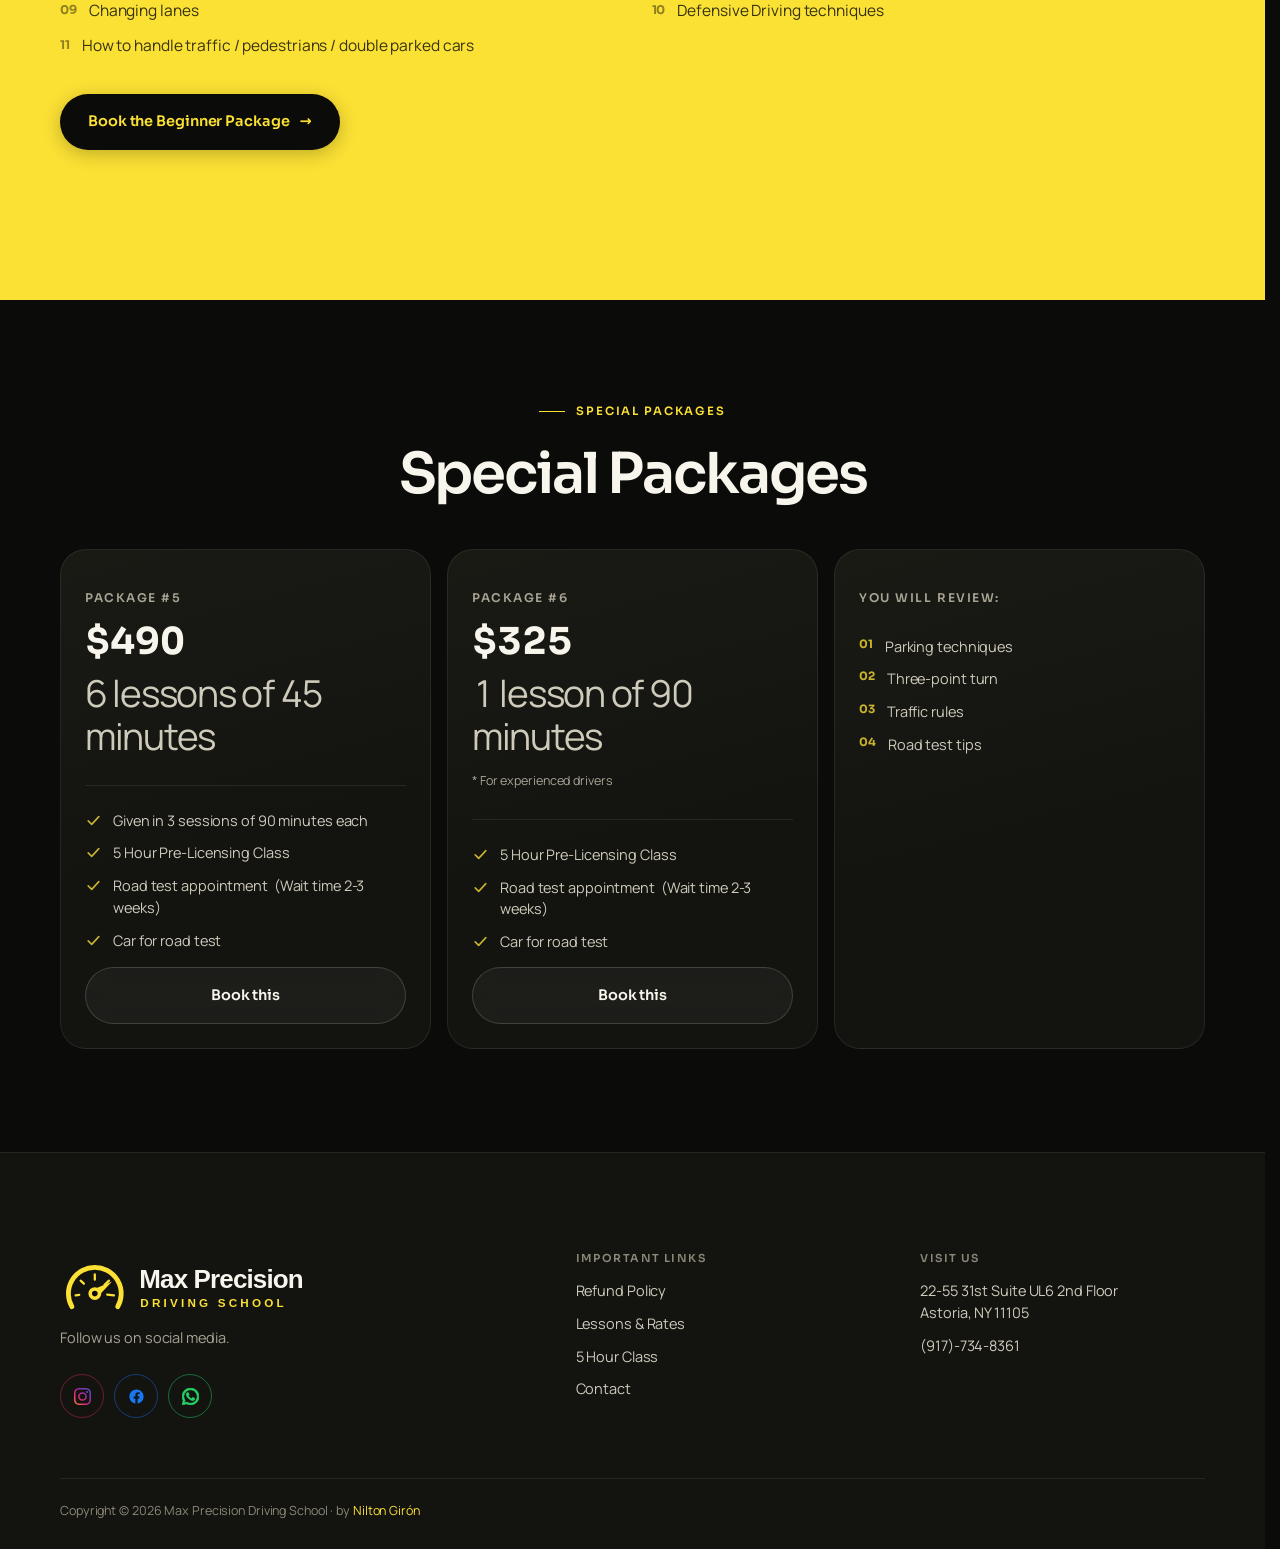
<file: rates.html>
<!doctype html>
<html lang="en">
<head>
<meta charset="utf-8">
<meta name="viewport" content="width=device-width, initial-scale=1">
<title>Lessons & Rates | Max Precision Driving School</title>
<meta name="description" content="Lessons and rates at Max Precision Driving School, Astoria NY. Classes 6 days a week, 8AM to 6PM. Each lesson is 90 minutes. Highway lessons available.">
<link rel="canonical" href="https://www.maxprecisiondriving.com/rates.html">
<meta name="robots" content="index,follow,max-image-preview:large">
<meta name="theme-color" content="#0B0B09">
<meta name="keywords" content="driving, school, astoria, ny, auto, drive">
<meta property="og:type" content="website">
<meta property="og:site_name" content="Max Precision Driving School">
<meta property="og:title" content="Lessons & Rates | Max Precision Driving School">
<meta property="og:description" content="Lessons and rates at Max Precision Driving School, Astoria NY. Classes 6 days a week, 8AM to 6PM. Each lesson is 90 minutes. Highway lessons available.">
<meta property="og:url" content="https://www.maxprecisiondriving.com/rates.html">
<meta property="og:image" content="https://www.maxprecisiondriving.com/assets/og-base.jpg">
<meta property="og:image:width" content="1200"><meta property="og:image:height" content="630">
<meta property="og:locale" content="en_US"><meta property="og:locale:alternate" content="es_US">
<meta name="twitter:card" content="summary_large_image">
<link rel="icon" href="assets/marca.svg" type="image/svg+xml">
<link rel="apple-touch-icon" href="assets/marca.svg">
<link rel="preconnect" href="https://fonts.googleapis.com">
<link rel="preconnect" href="https://fonts.gstatic.com" crossorigin>
<link rel="stylesheet" href="https://fonts.googleapis.com/css2?family=Sora:wght@400;500;600;700&family=Manrope:wght@400;500;600;700&display=swap">

<link rel="stylesheet" href="assets/site.css">
<script type="application/ld+json">{
  "@context":"https://schema.org","@type":["LocalBusiness","DrivingSchool"],
  "@id":"https://www.maxprecisiondriving.com/#business","name":"Max Precision Driving School Inc.","url":"https://www.maxprecisiondriving.com/",
  "telephone":"+1-917-734-8361","image":"https://www.maxprecisiondriving.com/assets/og-base.jpg","priceRange":"$30-$1080",
  "address":{"@type":"PostalAddress","streetAddress":"22-55 31st St, Suite UL6, 2nd Floor","addressLocality":"Astoria","addressRegion":"NY","postalCode":"11105","addressCountry":"US"},
  "geo":{"@type":"GeoCoordinates","latitude":40.774902,"longitude":-73.9120009},
  "areaServed":[{"@type":"City","name":"Queens"},{"@type":"City","name":"New York City"}],
  "availableLanguage":["English","Spanish"],
  "openingHoursSpecification":[{"@type":"OpeningHoursSpecification","dayOfWeek":["Monday","Tuesday","Wednesday","Thursday","Friday","Saturday"],"opens":"08:00","closes":"18:00"}],
  "sameAs":["https://www.instagram.com/maxprecisiondrivingschool/","https://www.facebook.com/profile.php?id=61585295096633"]
}</script>
</head>
<body>
<a class="skip" href="#main" data-en="Skip to content" data-es="Ir al contenido">Skip to content</a>
<header class="hdr" id="hdr"><div class="wrap">
  <a class="brand" href="index.html" aria-label="Max Precision Driving School">
    <img class="brand-mk" src="assets/marca.svg" alt="" width="44" height="44">
    <span class="brand-tx"><b>Max Precision</b><span>Driving School</span></span>
  </a>
  <nav class="nav" id="nav" aria-label="Main"><a href="index.html" data-en="Home" data-es="Inicio">Home</a><a href="rates.html" aria-current="page" data-en="Lessons &amp; Rates" data-es="Clases y tarifas">Lessons &amp; Rates</a><a href="five-hour-class.html" data-en="5 Hour Class" data-es="Clase de 5 horas">5 Hour Class</a><a href="contact.html" data-en="Contact" data-es="Contacto">Contact</a></nav>
  <div class="hdr-r">
    <div class="lang" role="group" aria-label="Language / Idioma">
      <button type="button" data-lang="en" aria-pressed="true">EN</button>
      <button type="button" data-lang="es" aria-pressed="false">ES</button>
    </div>
    <a class="btn btn-sm" href="https://wa.me/19177348361?text=Hi%2C%20I%20saw%20your%20website%20and%20I%27d%20like%20to%20book%20driving%20lessons." target="_blank" rel="noopener" data-en="Book now" data-es="Reservar">Book now</a>
    <button class="burger" id="burger" aria-label="Menu" aria-expanded="false" aria-controls="nav"><span></span></button>
  </div>
</div></header>
<main id="main">

<section class="phead"><div class="wrap">
  <div class="crumb"><a href="index.html" data-en="Home" data-es="Inicio">Home</a><span>/</span><span data-en="Lessons &amp; Rates" data-es="Clases y tarifas">Lessons &amp; Rates</span></div>
  <h1 data-en="Lessons &amp; Rates" data-es="Clases y tarifas">Lessons &amp; Rates</h1>
  <p class="lede" data-en="At Max Precision Driving School" data-es="En Max Precision Driving School">At Max Precision Driving School</p>
  <div class="phead-facts">
    <span class="pill"><i></i><span data-en="6 days a week (8AM - 6PM)" data-es="6 días a la semana (8AM - 6PM)">6 days a week (8AM - 6PM)</span></span>
    <span class="pill"><i></i><span data-en="Each lesson is 90 minutes" data-es="Cada clase es de 90 minutos">Each lesson is 90 minutes</span></span>
    <span class="pill"><i></i><span data-en="Highway lessons available" data-es="Clases en autopista disponibles">Highway lessons available</span></span>
  </div>
</div></section>

<section class="sec-tight"><div class="wrap">
  <div class="sec-head"><p class="eyebrow" data-en="Individual Prices" data-es="Precios individuales">Individual Prices</p>
    <h2 data-en="Build your own total" data-es="Arma tu propio total">Build your own total</h2>
    <p class="lede" data-en="Tap what you need. The total updates as you go, and you can send us the exact list on WhatsApp." data-es="Toca lo que necesitas. El total se actualiza solo, y puedes mandarnos la lista exacta por WhatsApp.">Tap what you need.</p>
  </div>

  <div class="pricer" id="pricer">
    <div class="pr-list">
      <div class="pr-row rv" data-item="lesson" data-price="100" data-many="1"
           data-lbl-en="1 driving lesson" data-lbl-es="1 clase de manejo">
        <span class="pr-nm"><span data-en="1 driving lesson" data-es="1 clase de manejo">1 driving lesson</span></span>
        <span class="pr-amt-w"><span class="pr-amt">$100</span><span class="pr-dur"><span data-en="90 minutes" data-es="90 minutos">90 minutes</span></span></span>
        <div class="pr-ctl" role="group" aria-label="1 driving lesson">
          <button type="button" class="pr-b" data-step="-1" aria-label="menos">&#8722;</button>
          <output class="pr-q" aria-live="polite">0</output>
          <button type="button" class="pr-b" data-step="1" aria-label="mas">+</button>
        </div>
      </div>
      <div class="pr-row rv" data-item="five" data-price="65" data-many="0"
           data-lbl-en="5 Hour Pre-Licensing Class" data-lbl-es="Clase de 5 horas previa a la licencia">
        <span class="pr-nm"><span data-en="5 Hour Pre-Licensing Class" data-es="Clase de 5 horas previa a la licencia">5 Hour Pre-Licensing Class</span></span>
        <span class="pr-amt-w"><span class="pr-amt">$65</span><span class="pr-dur"><span data-en="5 hours" data-es="5 horas">5 hours</span></span></span>
        <div class="pr-ctl">
          <button type="button" class="pr-tog" data-toggle aria-pressed="false">
            <span class="pr-box" aria-hidden="true"></span>
            <span class="pr-tog-t" data-en="Add" data-es="Agregar">Add</span>
          </button>
        </div>
      </div>
      <div class="pr-row rv" data-item="appt" data-price="30" data-many="0"
           data-lbl-en="Road test appointment" data-lbl-es="Cita para el examen de manejo">
        <span class="pr-nm"><span data-en="Road test appointment" data-es="Cita para el examen de manejo">Road test appointment</span></span>
        <span class="pr-amt-w"><span class="pr-amt">$30</span></span>
        <div class="pr-ctl">
          <button type="button" class="pr-tog" data-toggle aria-pressed="false">
            <span class="pr-box" aria-hidden="true"></span>
            <span class="pr-tog-t" data-en="Add" data-es="Agregar">Add</span>
          </button>
        </div>
      </div>
      <div class="pr-row rv" data-item="rental" data-price="150" data-many="0"
           data-lbl-en="Car rental for road test" data-lbl-es="Alquiler del auto para el examen">
        <span class="pr-nm"><span data-en="Car rental for road test" data-es="Alquiler del auto para el examen">Car rental for road test</span></span>
        <span class="pr-amt-w"><span class="pr-amt">$150</span></span>
        <div class="pr-ctl">
          <button type="button" class="pr-tog" data-toggle aria-pressed="false">
            <span class="pr-box" aria-hidden="true"></span>
            <span class="pr-tog-t" data-en="Add" data-es="Agregar">Add</span>
          </button>
        </div>
      </div>
      <div class="pr-row rv" data-item="highway" data-price="120" data-many="1"
           data-lbl-en="Highway lesson" data-lbl-es="Clase en autopista">
        <span class="pr-nm"><span data-en="Highway lesson" data-es="Clase en autopista">Highway lesson</span></span>
        <span class="pr-amt-w"><span class="pr-amt">$120</span><span class="pr-dur"><span data-en="90 minutes" data-es="90 minutos">90 minutes</span></span></span>
        <div class="pr-ctl" role="group" aria-label="Highway lesson">
          <button type="button" class="pr-b" data-step="-1" aria-label="menos">&#8722;</button>
          <output class="pr-q" aria-live="polite">0</output>
          <button type="button" class="pr-b" data-step="1" aria-label="mas">+</button>
        </div>
      </div>
      <div class="pr-row rv" data-item="dup" data-price="30" data-many="0"
           data-lbl-en="Duplicate MV-278" data-lbl-es="Duplicado del MV-278">
        <span class="pr-nm"><span data-en="Duplicate MV-278" data-es="Duplicado del MV-278">Duplicate MV-278</span></span>
        <span class="pr-amt-w"><span class="pr-amt">$30</span></span>
        <div class="pr-ctl">
          <button type="button" class="pr-tog" data-toggle aria-pressed="false">
            <span class="pr-box" aria-hidden="true"></span>
            <span class="pr-tog-t" data-en="Add" data-es="Agregar">Add</span>
          </button>
        </div>
      </div>
    </div>

    <aside class="pr-sum" aria-live="polite">
      <span class="pr-sum-k" data-en="Your total" data-es="Tu total">Your total</span>
      <p class="pr-total tnum">$0</p>
      <ul class="pr-detail" id="pr-detail"></ul>
      <p class="pr-empty" data-en="Nothing selected yet." data-es="Todavia no elegiste nada.">Nothing selected yet.</p>
      <div class="pr-hint" id="pr-hint" hidden></div>
      <a class="btn pr-go" id="pr-go" href="https://wa.me/19177348361?text=Hi%2C%20I%20saw%20your%20website%20and%20I%27d%20like%20to%20book%20driving%20lessons." target="_blank" rel="noopener" data-en="Send this list &lt;span class=&#39;ar&#39;&gt;&#8594;&lt;/span&gt;" data-es="Enviar esta lista &lt;span class=&#39;ar&#39;&gt;&#8594;&lt;/span&gt;">Send this list <span class="ar">&#8594;</span></a>
      <button type="button" class="pr-reset" id="pr-reset" data-en="Clear" data-es="Limpiar">Clear</button>
    </aside>
  </div>
</div></section>

<section class="sec glow-t"><div class="wrap">
  <div class="sec-head center"><p class="eyebrow" data-en="Base Packages" data-es="Paquetes base">Base Packages</p>
    <h2 data-en="Base Packages" data-es="Paquetes base">Base Packages</h2>
    <p class="lede" data-en="Every package includes the 5 Hour Class, the road test appointment and the car for the test."
       data-es="Todo paquete incluye la clase de 5 horas, la cita del examen y el auto para rendirlo.">Every package includes the 5 Hour Class, the road test appointment and the car for the test.</p></div>
  <div class="packs">
    <article class="pack is-top rv" data-ses="5" data-price="670" data-nmes="Paquete #1" data-nmen="Package #1" data-dures="10 clases de 45 minutos" data-duren="10 lessons of 45 minutes">
      <span class="pack-flag"><svg viewBox="0 0 24 24" aria-hidden="true"><path d="m12 2 3.09 6.26L22 9.27l-5 4.87 1.18 6.88L12 17.77l-6.18 3.25L7 14.14 2 9.27l6.91-1.01L12 2z"/></svg><span data-en="Most Popular" data-es="El más elegido">Most Popular</span></span><span class="pack-nm"><span data-en="Package #1" data-es="Paquete #1">Package #1</span></span>
      <p class="pack-amt">$670<span class="pack-dur"><span data-en="10 lessons of 45 minutes" data-es="10 clases de 45 minutos">10 lessons of 45 minutes</span></span></p>
      <ul><li><svg viewBox="0 0 24 24" aria-hidden="true"><path d="m4.5 12.5 5 5 10-11"/></svg><span data-en="Given in 5 sessions of 90 minutes each" data-es="En 5 sesiones de 90 minutos cada una">Given in 5 sessions of 90 minutes each</span></li><li><svg viewBox="0 0 24 24" aria-hidden="true"><path d="m4.5 12.5 5 5 10-11"/></svg><span data-en="5 Hour Pre-Licensing Class" data-es="Clase de 5 horas">5 Hour Pre-Licensing Class</span></li><li><svg viewBox="0 0 24 24" aria-hidden="true"><path d="m4.5 12.5 5 5 10-11"/></svg><span data-en="Road test appointment  (Wait time 2-3 weeks)" data-es="Cita para el examen  (tiempo de espera 2-3 semanas)">Road test appointment  (Wait time 2-3 weeks)</span></li><li><svg viewBox="0 0 24 24" aria-hidden="true"><path d="m4.5 12.5 5 5 10-11"/></svg><span data-en="Car for road test" data-es="Auto para el examen">Car for road test</span></li></ul>
      <a class="btn" data-pack-cta href="https://wa.me/19177348361?text=Hi%2C%20I%20saw%20your%20website%20and%20I%27d%20like%20to%20book%20driving%20lessons." target="_blank" rel="noopener" data-en="Book this" data-es="Reservar">Book this</a>
    </article>
    <article class="pack rv" data-ses="6" data-price="760" data-nmes="Paquete #2" data-nmen="Package #2" data-dures="12 clases de 45 minutos" data-duren="12 lessons of 45 minutes">
      <span class="pack-nm"><span data-en="Package #2" data-es="Paquete #2">Package #2</span></span>
      <p class="pack-amt">$760<span class="pack-dur"><span data-en="12 lessons of 45 minutes" data-es="12 clases de 45 minutos">12 lessons of 45 minutes</span></span></p>
      <ul><li><svg viewBox="0 0 24 24" aria-hidden="true"><path d="m4.5 12.5 5 5 10-11"/></svg><span data-en="Given in 6 sessions of 90 minutes each" data-es="En 6 sesiones de 90 minutos cada una">Given in 6 sessions of 90 minutes each</span></li><li><svg viewBox="0 0 24 24" aria-hidden="true"><path d="m4.5 12.5 5 5 10-11"/></svg><span data-en="5 Hour Pre-Licensing Class" data-es="Clase de 5 horas">5 Hour Pre-Licensing Class</span></li><li><svg viewBox="0 0 24 24" aria-hidden="true"><path d="m4.5 12.5 5 5 10-11"/></svg><span data-en="Road test appointment  (Wait time 2-3 weeks)" data-es="Cita para el examen  (tiempo de espera 2-3 semanas)">Road test appointment  (Wait time 2-3 weeks)</span></li><li><svg viewBox="0 0 24 24" aria-hidden="true"><path d="m4.5 12.5 5 5 10-11"/></svg><span data-en="Car for road test" data-es="Auto para el examen">Car for road test</span></li></ul>
      <a class="btn btn-g" data-pack-cta href="https://wa.me/19177348361?text=Hi%2C%20I%20saw%20your%20website%20and%20I%27d%20like%20to%20book%20driving%20lessons." target="_blank" rel="noopener" data-en="Book this" data-es="Reservar">Book this</a>
    </article>
    <article class="pack rv" data-ses="7" data-price="850" data-nmes="Paquete #3" data-nmen="Package #3" data-dures="14 clases de 45 minutos" data-duren="14 lessons of 45 minutes">
      <span class="pack-nm"><span data-en="Package #3" data-es="Paquete #3">Package #3</span></span>
      <p class="pack-amt">$850<span class="pack-dur"><span data-en="14 lessons of 45 minutes" data-es="14 clases de 45 minutos">14 lessons of 45 minutes</span></span></p>
      <ul><li><svg viewBox="0 0 24 24" aria-hidden="true"><path d="m4.5 12.5 5 5 10-11"/></svg><span data-en="Given in 7 sessions of 90 minutes each" data-es="En 7 sesiones de 90 minutos cada una">Given in 7 sessions of 90 minutes each</span></li><li><svg viewBox="0 0 24 24" aria-hidden="true"><path d="m4.5 12.5 5 5 10-11"/></svg><span data-en="5 Hour Pre-Licensing Class" data-es="Clase de 5 horas">5 Hour Pre-Licensing Class</span></li><li><svg viewBox="0 0 24 24" aria-hidden="true"><path d="m4.5 12.5 5 5 10-11"/></svg><span data-en="Road test appointment  (Wait time 2-3 weeks)" data-es="Cita para el examen  (tiempo de espera 2-3 semanas)">Road test appointment  (Wait time 2-3 weeks)</span></li><li><svg viewBox="0 0 24 24" aria-hidden="true"><path d="m4.5 12.5 5 5 10-11"/></svg><span data-en="Car for road test" data-es="Auto para el examen">Car for road test</span></li></ul>
      <a class="btn btn-g" data-pack-cta href="https://wa.me/19177348361?text=Hi%2C%20I%20saw%20your%20website%20and%20I%27d%20like%20to%20book%20driving%20lessons." target="_blank" rel="noopener" data-en="Book this" data-es="Reservar">Book this</a>
    </article>
    <article class="pack rv" data-ses="8" data-price="940" data-nmes="Paquete #4" data-nmen="Package #4" data-dures="16 clases de 45 minutos" data-duren="16 lessons of 45 minutes">
      <span class="pack-nm"><span data-en="Package #4" data-es="Paquete #4">Package #4</span></span>
      <p class="pack-amt">$940<span class="pack-dur"><span data-en="16 lessons of 45 minutes" data-es="16 clases de 45 minutos">16 lessons of 45 minutes</span></span></p>
      <ul><li><svg viewBox="0 0 24 24" aria-hidden="true"><path d="m4.5 12.5 5 5 10-11"/></svg><span data-en="Given in 8 sessions of 90 minutes each" data-es="En 8 sesiones de 90 minutos cada una">Given in 8 sessions of 90 minutes each</span></li><li><svg viewBox="0 0 24 24" aria-hidden="true"><path d="m4.5 12.5 5 5 10-11"/></svg><span data-en="5 Hour Pre-Licensing Class" data-es="Clase de 5 horas">5 Hour Pre-Licensing Class</span></li><li><svg viewBox="0 0 24 24" aria-hidden="true"><path d="m4.5 12.5 5 5 10-11"/></svg><span data-en="Road test appointment  (Wait time 2-3 weeks)" data-es="Cita para el examen  (tiempo de espera 2-3 semanas)">Road test appointment  (Wait time 2-3 weeks)</span></li><li><svg viewBox="0 0 24 24" aria-hidden="true"><path d="m4.5 12.5 5 5 10-11"/></svg><span data-en="Car for road test" data-es="Auto para el examen">Car for road test</span></li></ul>
      <a class="btn btn-g" data-pack-cta href="https://wa.me/19177348361?text=Hi%2C%20I%20saw%20your%20website%20and%20I%27d%20like%20to%20book%20driving%20lessons." target="_blank" rel="noopener" data-en="Book this" data-es="Reservar">Book this</a>
    </article>
  </div>
</div></section>

<section class="slab"><div class="wrap">
  <p class="eyebrow" data-en="Specialized Package" data-es="Paquete especializado">Specialized Package</p>
  <h2 style="margin-top:var(--s3)" data-en="Beginner Package" data-es="Paquete para principiantes">Beginner Package</h2>
  <p class="slab-amt">$1080<span style="display:block;font-family:var(--sans);font-size:clamp(20px,2vw,26px);font-weight:500;letter-spacing:-.03em;margin-top:10px" data-en="20 lessons of 45 minutes" data-es="20 clases de 45 minutos">20 lessons of 45 minutes</span></p>
  <ul class="slab-list">
    <li><svg viewBox="0 0 24 24" aria-hidden="true"><path d="m4.5 12.5 5 5 10-11"/></svg><span data-en="Given in 10 sessions of 90 minutes each" data-es="En 10 sesiones de 90 minutos cada una">Given in 10 sessions of 90 minutes each</span></li>
    <li><svg viewBox="0 0 24 24" aria-hidden="true"><path d="m4.5 12.5 5 5 10-11"/></svg><span data-en="5 Hour Pre-Licensing Class" data-es="Clase de 5 horas previa a la licencia">5 Hour Pre-Licensing Class</span></li>
    <li><svg viewBox="0 0 24 24" aria-hidden="true"><path d="m4.5 12.5 5 5 10-11"/></svg><span data-en="Road test appointment  (Wait time 2-3 weeks)" data-es="Cita para el examen  (tiempo de espera 2-3 semanas)">Road test appointment  (Wait time 2-3 weeks)</span></li>
    <li><svg viewBox="0 0 24 24" aria-hidden="true"><path d="m4.5 12.5 5 5 10-11"/></svg><span data-en="Car for road test" data-es="Auto para el examen">Car for road test</span></li>
  </ul>
  <p class="slab-kicker" data-en="In these 10 sessions of 90 min each you will learn to:" data-es="En estas 10 sesiones de 90 min cada una aprenderás a:">In these 10 sessions of 90 min each you will learn to:</p>
  <ol class="slab-learn">
    <li><span data-en="Become familiar with your vehicle (instruments, gauges, etc.)" data-es="Familiarizarte con tu vehículo (instrumentos, indicadores, etc.)">Become familiar with your vehicle (instruments, gauges, etc.)</span></li>
    <li><span data-en="Steer (hand over hand)" data-es="Girar el volante (mano sobre mano)">Steer (hand over hand)</span></li>
    <li><span data-en="Visual tracking" data-es="Seguimiento visual">Visual tracking</span></li>
    <li><span data-en="Acceleration, deceleration, stopping" data-es="Acelerar, desacelerar y frenar">Acceleration, deceleration, stopping</span></li>
    <li><span data-en="Managing visibility, time and space" data-es="Manejar la visibilidad, el tiempo y el espacio">Managing visibility, time and space</span></li>
    <li><span data-en="Moving away and out of traffic" data-es="Salir e incorporarte al tráfico">Moving away and out of traffic</span></li>
    <li><span data-en="Three-point turn" data-es="Giro en tres puntos">Three-point turn</span></li>
    <li><span data-en="Parallel parking" data-es="Estacionamiento en paralelo">Parallel parking</span></li>
    <li><span data-en="Changing lanes" data-es="Cambiar de carril">Changing lanes</span></li>
    <li><span data-en="Defensive Driving techniques" data-es="Técnicas de manejo defensivo">Defensive Driving techniques</span></li>
    <li><span data-en="How to handle traffic / pedestrians / double parked cars" data-es="Cómo manejar el tráfico, los peatones y los autos en doble fila">How to handle traffic / pedestrians / double parked cars</span></li>
  </ol>
  <a class="btn" href="https://wa.me/19177348361?text=Hi%2C%20I%20saw%20your%20website%20and%20I%27d%20like%20to%20book%20driving%20lessons." target="_blank" rel="noopener" data-en="Book the Beginner Package &lt;span class='ar'&gt;→&lt;/span&gt;" data-es="Reservar el paquete para principiantes &lt;span class='ar'&gt;→&lt;/span&gt;">Book the Beginner Package <span class="ar">→</span></a>
</div></section>

<section class="sec"><div class="wrap">
  <div class="sec-head center"><p class="eyebrow" data-en="Special Packages" data-es="Paquetes especiales">Special Packages</p>
    <h2 data-en="Special Packages" data-es="Paquetes especiales">Special Packages</h2></div>
  <div class="packs packs-3">
    <article class="pack rv" data-ses="0" data-price="490" data-nmes="Paquete #5" data-nmen="Package #5" data-dures="6 clases de 45 minutos" data-duren="6 lessons of 45 minutes">
      <span class="pack-nm"><span data-en="Package #5" data-es="Paquete #5">Package #5</span></span>
      <p class="pack-amt">$490<span class="pack-dur"><span data-en="6 lessons of 45 minutes" data-es="6 clases de 45 minutos">6 lessons of 45 minutes</span></span></p>
      <ul><li><svg viewBox="0 0 24 24" aria-hidden="true"><path d="m4.5 12.5 5 5 10-11"/></svg><span data-en="Given in 3 sessions of 90 minutes each" data-es="En 3 sesiones de 90 minutos cada una">Given in 3 sessions of 90 minutes each</span></li><li><svg viewBox="0 0 24 24" aria-hidden="true"><path d="m4.5 12.5 5 5 10-11"/></svg><span data-en="5 Hour Pre-Licensing Class" data-es="Clase de 5 horas">5 Hour Pre-Licensing Class</span></li><li><svg viewBox="0 0 24 24" aria-hidden="true"><path d="m4.5 12.5 5 5 10-11"/></svg><span data-en="Road test appointment  (Wait time 2-3 weeks)" data-es="Cita para el examen  (tiempo de espera 2-3 semanas)">Road test appointment  (Wait time 2-3 weeks)</span></li><li><svg viewBox="0 0 24 24" aria-hidden="true"><path d="m4.5 12.5 5 5 10-11"/></svg><span data-en="Car for road test" data-es="Auto para el examen">Car for road test</span></li></ul>
      <a class="btn btn-g" data-pack-cta href="https://wa.me/19177348361?text=Hi%2C%20I%20saw%20your%20website%20and%20I%27d%20like%20to%20book%20driving%20lessons." target="_blank" rel="noopener" data-en="Book this" data-es="Reservar">Book this</a>
    </article>
    <article class="pack rv" data-ses="0" data-price="325" data-nmes="Paquete #6" data-nmen="Package #6" data-dures="1 clase de 90 minutos" data-duren="1 lesson of 90 minutes">
      <span class="pack-nm"><span data-en="Package #6" data-es="Paquete #6">Package #6</span></span>
      <p class="pack-amt">$325<span class="pack-dur"><span data-en="1 lesson of 90 minutes" data-es="1 clase de 90 minutos">1 lesson of 90 minutes</span></span></p><p class="pack-note"><span data-en="* For experienced drivers" data-es="* Para conductores con experiencia">* For experienced drivers</span></p>
      <ul><li><svg viewBox="0 0 24 24" aria-hidden="true"><path d="m4.5 12.5 5 5 10-11"/></svg><span data-en="5 Hour Pre-Licensing Class" data-es="Clase de 5 horas">5 Hour Pre-Licensing Class</span></li><li><svg viewBox="0 0 24 24" aria-hidden="true"><path d="m4.5 12.5 5 5 10-11"/></svg><span data-en="Road test appointment  (Wait time 2-3 weeks)" data-es="Cita para el examen  (tiempo de espera 2-3 semanas)">Road test appointment  (Wait time 2-3 weeks)</span></li><li><svg viewBox="0 0 24 24" aria-hidden="true"><path d="m4.5 12.5 5 5 10-11"/></svg><span data-en="Car for road test" data-es="Auto para el examen">Car for road test</span></li></ul>
      <a class="btn btn-g" data-pack-cta href="https://wa.me/19177348361?text=Hi%2C%20I%20saw%20your%20website%20and%20I%27d%20like%20to%20book%20driving%20lessons." target="_blank" rel="noopener" data-en="Book this" data-es="Reservar">Book this</a>
    </article>
    <article class="pack rv">
      <span class="pack-nm" data-en="You will review:" data-es="Repasarás:">You will review:</span>
      <ol class="pack-ol">
        <li><span data-en="Parking techniques" data-es="Técnicas de estacionamiento">Parking techniques</span></li>
        <li><span data-en="Three-point turn" data-es="Giro en tres puntos">Three-point turn</span></li>
        <li><span data-en="Traffic rules" data-es="Reglas de tránsito">Traffic rules</span></li>
        <li><span data-en="Road test tips" data-es="Consejos para el examen">Road test tips</span></li>
      </ol>
    </article>
  </div>
</div></section>
</main>
<footer class="ft"><div class="wrap">
  <div class="ft-top">
    <div class="ft-brand-col">
      <img class="ft-logo" src="assets/logo-lockup.svg" alt="Max Precision Driving School" width="900" height="220" loading="lazy">
      <p data-en="Follow us on social media."
         data-es="Síguenos en nuestras redes.">Follow us on social media.</p>
      <div class="ft-soc">
        <a class="soc-ig" href="https://www.instagram.com/maxprecisiondrivingschool/" target="_blank" rel="noopener" aria-label="Instagram"><svg viewBox="0 0 24 24" aria-hidden="true"><path d="M12 2.16c3.2 0 3.58.01 4.85.07 1.17.05 1.8.25 2.23.41.56.22.96.48 1.38.9.42.42.68.82.9 1.38.16.42.36 1.06.41 2.23.06 1.27.07 1.65.07 4.85s-.01 3.58-.07 4.85c-.05 1.17-.25 1.8-.41 2.23-.22.56-.48.96-.9 1.38-.42.42-.82.68-1.38.9-.42.16-1.06.36-2.23.41-1.27.06-1.65.07-4.85.07s-3.58-.01-4.85-.07c-1.17-.05-1.8-.25-2.23-.41-.56-.22-.96-.48-1.38-.9-.42-.42-.68-.82-.9-1.38-.16-.42-.36-1.06-.41-2.23C2.17 15.58 2.16 15.2 2.16 12s.01-3.58.07-4.85c.05-1.17.25-1.8.41-2.23.22-.56.48-.96.9-1.38.42-.42.82-.68 1.38-.9.42-.16 1.06-.36 2.23-.41C8.42 2.17 8.8 2.16 12 2.16M12 0C8.74 0 8.33.01 7.05.07 5.78.13 4.9.33 4.14.63c-.79.3-1.46.72-2.13 1.38C1.35 2.68.93 3.35.63 4.14.33 4.9.13 5.78.07 7.05.01 8.33 0 8.74 0 12s.01 3.67.07 4.95c.06 1.27.26 2.15.56 2.91.3.79.72 1.46 1.38 2.13.67.66 1.34 1.08 2.13 1.38.76.3 1.64.5 2.91.56C8.33 23.99 8.74 24 12 24s3.67-.01 4.95-.07c1.27-.06 2.15-.26 2.91-.56.79-.3 1.46-.72 2.13-1.38.66-.67 1.08-1.34 1.38-2.13.3-.76.5-1.64.56-2.91.06-1.28.07-1.69.07-4.95s-.01-3.67-.07-4.95c-.06-1.27-.26-2.15-.56-2.91-.3-.79-.72-1.46-1.38-2.13C21.32 1.35 20.65.93 19.86.63c-.76-.3-1.64-.5-2.91-.56C15.67.01 15.26 0 12 0zm0 5.84a6.16 6.16 0 100 12.32 6.16 6.16 0 000-12.32zM12 16a4 4 0 110-8 4 4 0 010 8zm7.85-10.4a1.44 1.44 0 11-2.88 0 1.44 1.44 0 012.88 0z"/></svg></a>
        <a class="soc-fb" href="https://www.facebook.com/profile.php?id=61585295096633&amp;sk=about" target="_blank" rel="noopener" aria-label="Facebook"><svg viewBox="0 0 24 24" aria-hidden="true"><path d="M22 12.06C22 6.5 17.52 2 12 2S2 6.5 2 12.06c0 5 3.66 9.15 8.44 9.94v-7.03H7.9v-2.91h2.54V9.85c0-2.52 1.5-3.91 3.77-3.91 1.09 0 2.24.2 2.24.2v2.46h-1.26c-1.24 0-1.63.78-1.63 1.57v1.89h2.78l-.45 2.91h-2.33V22c4.78-.79 8.44-4.94 8.44-9.94Z"/></svg></a>
        <a class="soc-wa" href="https://wa.me/19177348361?text=Hi%2C%20I%20saw%20your%20website%20and%20I%27d%20like%20to%20book%20driving%20lessons." target="_blank" rel="noopener" aria-label="WhatsApp"><svg viewBox="0 0 24 24" aria-hidden="true"><path d="M17.47 14.38c-.3-.15-1.75-.86-2.02-.96-.27-.1-.47-.15-.67.15-.2.3-.77.96-.94 1.16-.17.2-.35.22-.64.07-.3-.15-1.25-.46-2.38-1.47-.88-.78-1.47-1.75-1.65-2.05-.17-.3-.02-.46.13-.6.13-.14.3-.35.45-.52.15-.17.2-.3.3-.5.1-.2.05-.37-.02-.52-.08-.15-.67-1.6-.92-2.2-.24-.58-.49-.5-.67-.51h-.57c-.2 0-.52.07-.79.37-.27.3-1.04 1.01-1.04 2.47s1.06 2.86 1.21 3.06c.15.2 2.1 3.2 5.08 4.49.71.3 1.26.49 1.7.63.71.22 1.36.2 1.87.12.57-.09 1.75-.72 2-1.41.25-.7.25-1.29.17-1.41-.07-.13-.27-.2-.57-.35zM12.04 21.5h-.01a9.4 9.4 0 01-4.8-1.32l-.34-.2-3.57.94.95-3.48-.22-.36a9.42 9.42 0 01-1.44-5.02c0-5.2 4.24-9.44 9.45-9.44 2.52 0 4.9.99 6.68 2.77a9.38 9.38 0 012.76 6.68c0 5.2-4.24 9.45-9.46 9.45zM20.5 3.49A11.8 11.8 0 0012.04 0C5.46 0 .1 5.35.1 11.93c0 2.1.55 4.16 1.6 5.97L0 24l6.23-1.63a11.9 11.9 0 005.8 1.48h.01c6.58 0 11.94-5.35 11.94-11.93a11.86 11.86 0 00-3.48-8.43z"/></svg></a>
      </div>
    </div>
    <div>
      <h4 data-en="Important Links" data-es="Enlaces importantes">Important Links</h4>
      <ul>
        <li><a href="refund-policy.html" data-en="Refund Policy" data-es="Política de reembolso">Refund Policy</a></li>
        <li><a href="rates.html" data-en="Lessons &amp; Rates" data-es="Clases y tarifas">Lessons &amp; Rates</a></li>
        <li><a href="five-hour-class.html" data-en="5 Hour Class" data-es="Clase de 5 horas">5 Hour Class</a></li>
        <li><a href="contact.html" data-en="Contact" data-es="Contacto">Contact</a></li>
      </ul>
    </div>
    <div>
      <h4 data-en="Visit us" data-es="Visítanos">Visit us</h4>
      <ul>
        <li>22-55 31st Suite UL6 2nd Floor<br>Astoria, NY 11105</li>
        <li><a href="tel:+19177348361">(917)-734-8361</a></li>
      </ul>
    </div>
  </div>
  <div class="ft-bot">Copyright © <span data-yr>2026</span> Max Precision Driving School · by <span class="ft-by">Nilton Girón</span></div>
</div></footer>

<a class="wa-float" href="https://wa.me/19177348361?text=Hi%2C%20I%20saw%20your%20website%20and%20I%27d%20like%20to%20book%20driving%20lessons." target="_blank" rel="noopener" aria-label="WhatsApp">
  <svg viewBox="0 0 24 24" aria-hidden="true"><path d="M17.47 14.38c-.3-.15-1.75-.86-2.02-.96-.27-.1-.47-.15-.67.15-.2.3-.77.96-.94 1.16-.17.2-.35.22-.64.07-.3-.15-1.25-.46-2.38-1.47-.88-.78-1.47-1.75-1.65-2.05-.17-.3-.02-.46.13-.6.13-.14.3-.35.45-.52.15-.17.2-.3.3-.5.1-.2.05-.37-.02-.52-.08-.15-.67-1.6-.92-2.2-.24-.58-.49-.5-.67-.51h-.57c-.2 0-.52.07-.79.37-.27.3-1.04 1.01-1.04 2.47s1.06 2.86 1.21 3.06c.15.2 2.1 3.2 5.08 4.49.71.3 1.26.49 1.7.63.71.22 1.36.2 1.87.12.57-.09 1.75-.72 2-1.41.25-.7.25-1.29.17-1.41-.07-.13-.27-.2-.57-.35zM12.04 21.5h-.01a9.4 9.4 0 01-4.8-1.32l-.34-.2-3.57.94.95-3.48-.22-.36a9.42 9.42 0 01-1.44-5.02c0-5.2 4.24-9.44 9.45-9.44 2.52 0 4.9.99 6.68 2.77a9.38 9.38 0 012.76 6.68c0 5.2-4.24 9.45-9.46 9.45zM20.5 3.49A11.8 11.8 0 0012.04 0C5.46 0 .1 5.35.1 11.93c0 2.1.55 4.16 1.6 5.97L0 24l6.23-1.63a11.9 11.9 0 005.8 1.48h.01c6.58 0 11.94-5.35 11.94-11.93a11.86 11.86 0 00-3.48-8.43z"/></svg><span class="wa-float-t" data-en="Message us" data-es="Escríbenos">Message us</span>
</a>
<script src="assets/site.js" defer></script>
</body>
</html>
</file>
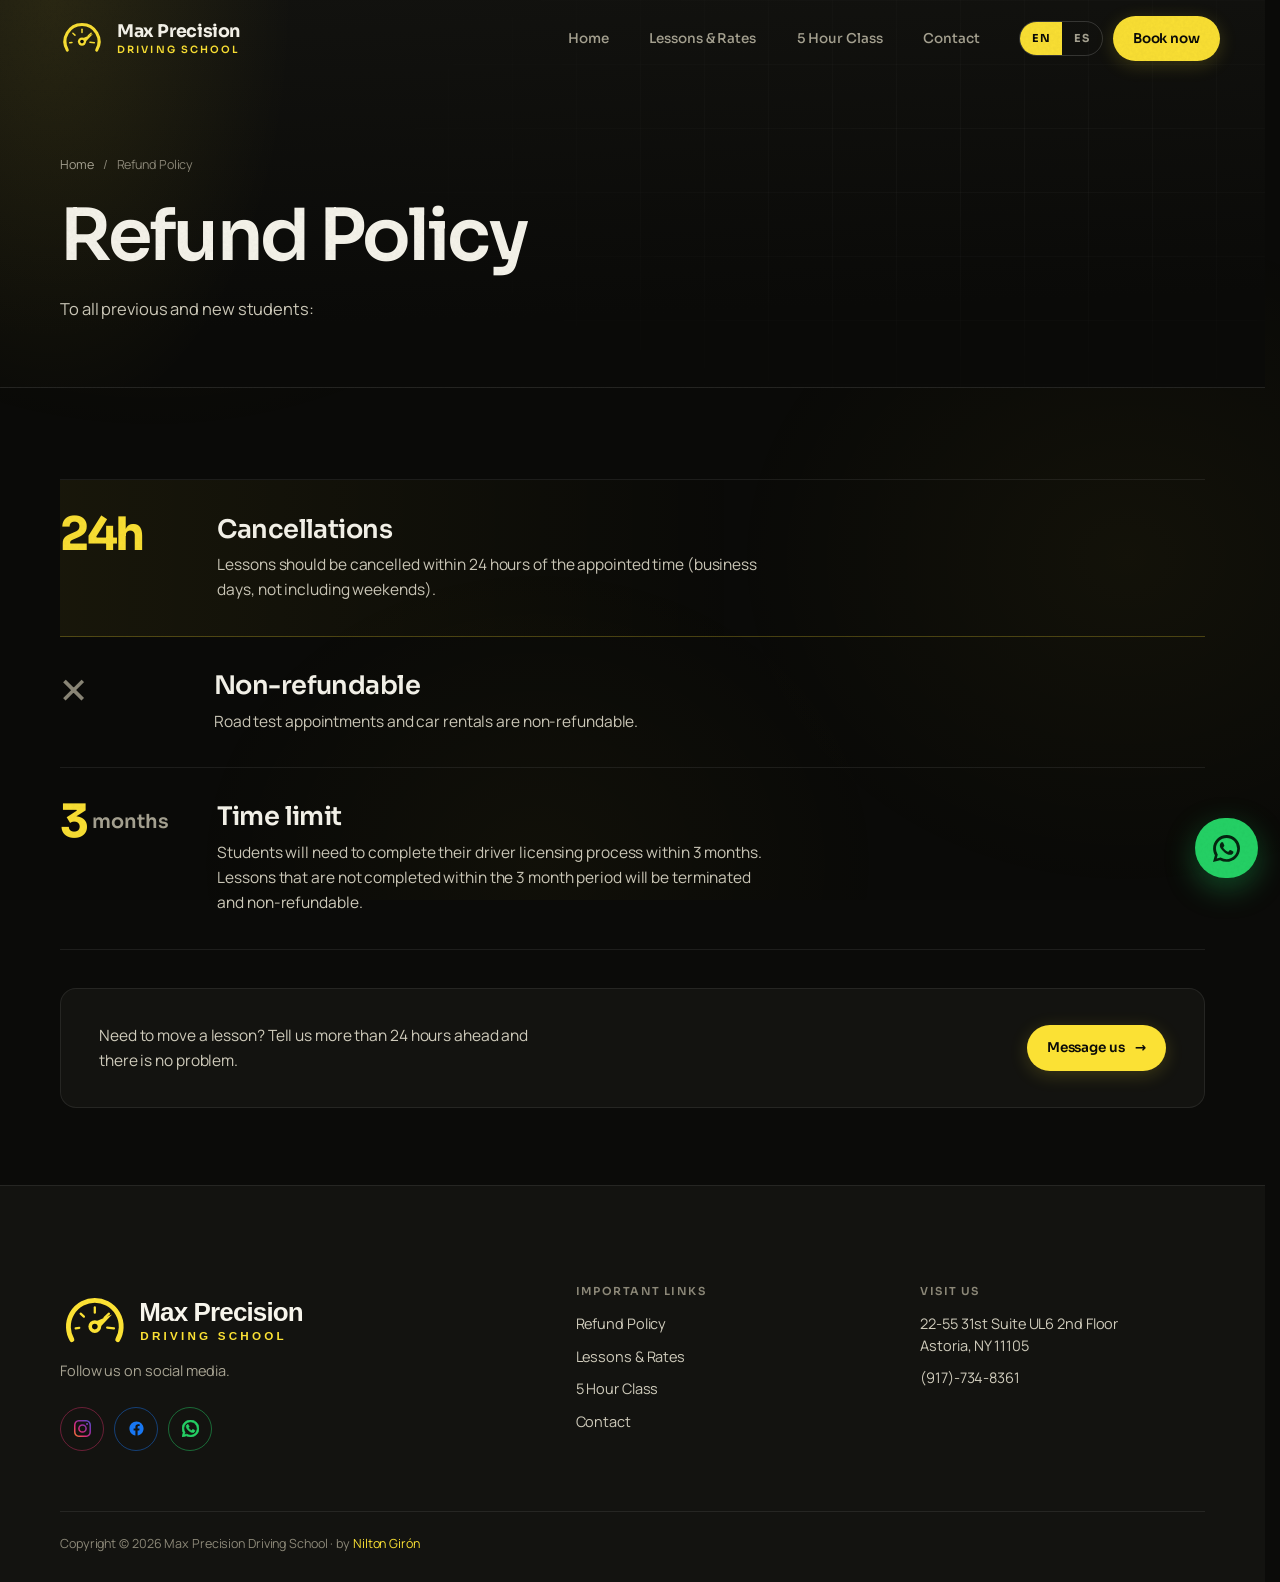
<file: refund-policy.html>
<!doctype html>
<html lang="en">
<head>
<meta charset="utf-8">
<meta name="viewport" content="width=device-width, initial-scale=1">
<title>Refund Policy | Max Precision Driving School</title>
<meta name="description" content="Cancellation and refund policy for Max Precision Driving School, Astoria NY.">
<link rel="canonical" href="https://www.maxprecisiondriving.com/refund-policy.html">
<meta name="robots" content="index,follow,max-image-preview:large">
<meta name="theme-color" content="#0B0B09">
<meta name="keywords" content="driving, school, astoria, ny, auto, drive">
<meta property="og:type" content="website">
<meta property="og:site_name" content="Max Precision Driving School">
<meta property="og:title" content="Refund Policy | Max Precision Driving School">
<meta property="og:description" content="Cancellation and refund policy for Max Precision Driving School, Astoria NY.">
<meta property="og:url" content="https://www.maxprecisiondriving.com/refund-policy.html">
<meta property="og:image" content="https://www.maxprecisiondriving.com/assets/og-base.jpg">
<meta property="og:image:width" content="1200"><meta property="og:image:height" content="630">
<meta property="og:locale" content="en_US"><meta property="og:locale:alternate" content="es_US">
<meta name="twitter:card" content="summary_large_image">
<link rel="icon" href="assets/marca.svg" type="image/svg+xml">
<link rel="apple-touch-icon" href="assets/marca.svg">
<link rel="preconnect" href="https://fonts.googleapis.com">
<link rel="preconnect" href="https://fonts.gstatic.com" crossorigin>
<link rel="stylesheet" href="https://fonts.googleapis.com/css2?family=Sora:wght@400;500;600;700&family=Manrope:wght@400;500;600;700&display=swap">

<link rel="stylesheet" href="assets/site.css">
<script type="application/ld+json">{
  "@context":"https://schema.org","@type":["LocalBusiness","DrivingSchool"],
  "@id":"https://www.maxprecisiondriving.com/#business","name":"Max Precision Driving School Inc.","url":"https://www.maxprecisiondriving.com/",
  "telephone":"+1-917-734-8361","image":"https://www.maxprecisiondriving.com/assets/og-base.jpg","priceRange":"$30-$1080",
  "address":{"@type":"PostalAddress","streetAddress":"22-55 31st St, Suite UL6, 2nd Floor","addressLocality":"Astoria","addressRegion":"NY","postalCode":"11105","addressCountry":"US"},
  "geo":{"@type":"GeoCoordinates","latitude":40.774902,"longitude":-73.9120009},
  "areaServed":[{"@type":"City","name":"Queens"},{"@type":"City","name":"New York City"}],
  "availableLanguage":["English","Spanish"],
  "openingHoursSpecification":[{"@type":"OpeningHoursSpecification","dayOfWeek":["Monday","Tuesday","Wednesday","Thursday","Friday","Saturday"],"opens":"08:00","closes":"18:00"}],
  "sameAs":["https://www.instagram.com/maxprecisiondrivingschool/","https://www.facebook.com/profile.php?id=61585295096633"]
}</script>
</head>
<body>
<a class="skip" href="#main" data-en="Skip to content" data-es="Ir al contenido">Skip to content</a>
<header class="hdr" id="hdr"><div class="wrap">
  <a class="brand" href="index.html" aria-label="Max Precision Driving School">
    <img class="brand-mk" src="assets/marca.svg" alt="" width="44" height="44">
    <span class="brand-tx"><b>Max Precision</b><span>Driving School</span></span>
  </a>
  <nav class="nav" id="nav" aria-label="Main"><a href="index.html" data-en="Home" data-es="Inicio">Home</a><a href="rates.html" data-en="Lessons &amp; Rates" data-es="Clases y tarifas">Lessons &amp; Rates</a><a href="five-hour-class.html" data-en="5 Hour Class" data-es="Clase de 5 horas">5 Hour Class</a><a href="contact.html" data-en="Contact" data-es="Contacto">Contact</a></nav>
  <div class="hdr-r">
    <div class="lang" role="group" aria-label="Language / Idioma">
      <button type="button" data-lang="en" aria-pressed="true">EN</button>
      <button type="button" data-lang="es" aria-pressed="false">ES</button>
    </div>
    <a class="btn btn-sm" href="https://wa.me/19177348361?text=Hi%2C%20I%20saw%20your%20website%20and%20I%27d%20like%20to%20book%20driving%20lessons." target="_blank" rel="noopener" data-en="Book now" data-es="Reservar">Book now</a>
    <button class="burger" id="burger" aria-label="Menu" aria-expanded="false" aria-controls="nav"><span></span></button>
  </div>
</div></header>
<main id="main">

<section class="phead"><div class="wrap">
  <div class="crumb"><a href="index.html" data-en="Home" data-es="Inicio">Home</a><span>/</span><span data-en="Refund Policy" data-es="Política de reembolso">Refund Policy</span></div>
  <h1 data-en="Refund Policy" data-es="Política de reembolso">Refund Policy</h1>
  <p class="lede" data-en="To all previous and new students:" data-es="A todos los alumnos, actuales y nuevos:">To all previous and new students:</p>
</div></section>

<section class="sec-tight"><div class="wrap">
  <ul class="curric rules">
    <li class="rv">
      <span class="n">24h</span>
      <div>
        <h3 data-en="Cancellations" data-es="Cancelaciones">Cancellations</h3>
        <p data-en="Lessons should be cancelled within 24 hours of the appointed time (business days, not including weekends)." data-es="Las clases deben cancelarse con 24 horas de anticipación a la hora agendada (días hábiles, sin incluir fines de semana).">Lessons should be cancelled within 24 hours of the appointed time (business days, not including weekends).</p>
      </div>
    </li>
    <li class="rv">
      <span class="n n-x" aria-hidden="true">&#215;</span>
      <div>
        <h3 data-en="Non-refundable" data-es="No reembolsable">Non-refundable</h3>
        <p data-en="Road test appointments and car rentals are non-refundable." data-es="Las citas para el examen y el alquiler del auto no son reembolsables.">Road test appointments and car rentals are non-refundable.</p>
      </div>
    </li>
    <li class="rv">
      <span class="n">3<small data-en="months" data-es="meses">months</small></span>
      <div>
        <h3 data-en="Time limit" data-es="Plazo">Time limit</h3>
        <p data-en="Students will need to complete their driver licensing process within 3 months. Lessons that are not completed within the 3 month period will be terminated and non-refundable." data-es="Los alumnos deberán completar su proceso de licencia dentro de 3 meses. Las clases que no se completen en ese periodo se darán por terminadas y no serán reembolsables.">Students will need to complete their driver licensing process within 3 months. Lessons that are not completed within the 3 month period will be terminated and non-refundable.</p>
      </div>
    </li>
  </ul>
  <div class="rule-cta rv">
    <p data-en="Need to move a lesson? Tell us more than 24 hours ahead and there is no problem." data-es="¿Necesitas mover una clase? Avísanos con más de 24 horas y no hay problema.">Need to move a lesson? Tell us more than 24 hours ahead and there is no problem.</p>
    <a class="btn btn-sm" href="https://wa.me/19177348361?text=Hi%2C%20I%20saw%20your%20website%20and%20I%27d%20like%20to%20book%20driving%20lessons." target="_blank" rel="noopener" data-en="Message us &lt;span class=&#39;ar&#39;&gt;&#8594;&lt;/span&gt;" data-es="Escríbenos &lt;span class=&#39;ar&#39;&gt;&#8594;&lt;/span&gt;">Message us <span class="ar">&#8594;</span></a>
  </div>
</div></section>
</main>
<footer class="ft"><div class="wrap">
  <div class="ft-top">
    <div class="ft-brand-col">
      <img class="ft-logo" src="assets/logo-lockup.svg" alt="Max Precision Driving School" width="900" height="220" loading="lazy">
      <p data-en="Follow us on social media."
         data-es="Síguenos en nuestras redes.">Follow us on social media.</p>
      <div class="ft-soc">
        <a class="soc-ig" href="https://www.instagram.com/maxprecisiondrivingschool/" target="_blank" rel="noopener" aria-label="Instagram"><svg viewBox="0 0 24 24" aria-hidden="true"><path d="M12 2.16c3.2 0 3.58.01 4.85.07 1.17.05 1.8.25 2.23.41.56.22.96.48 1.38.9.42.42.68.82.9 1.38.16.42.36 1.06.41 2.23.06 1.27.07 1.65.07 4.85s-.01 3.58-.07 4.85c-.05 1.17-.25 1.8-.41 2.23-.22.56-.48.96-.9 1.38-.42.42-.82.68-1.38.9-.42.16-1.06.36-2.23.41-1.27.06-1.65.07-4.85.07s-3.58-.01-4.85-.07c-1.17-.05-1.8-.25-2.23-.41-.56-.22-.96-.48-1.38-.9-.42-.42-.68-.82-.9-1.38-.16-.42-.36-1.06-.41-2.23C2.17 15.58 2.16 15.2 2.16 12s.01-3.58.07-4.85c.05-1.17.25-1.8.41-2.23.22-.56.48-.96.9-1.38.42-.42.82-.68 1.38-.9.42-.16 1.06-.36 2.23-.41C8.42 2.17 8.8 2.16 12 2.16M12 0C8.74 0 8.33.01 7.05.07 5.78.13 4.9.33 4.14.63c-.79.3-1.46.72-2.13 1.38C1.35 2.68.93 3.35.63 4.14.33 4.9.13 5.78.07 7.05.01 8.33 0 8.74 0 12s.01 3.67.07 4.95c.06 1.27.26 2.15.56 2.91.3.79.72 1.46 1.38 2.13.67.66 1.34 1.08 2.13 1.38.76.3 1.64.5 2.91.56C8.33 23.99 8.74 24 12 24s3.67-.01 4.95-.07c1.27-.06 2.15-.26 2.91-.56.79-.3 1.46-.72 2.13-1.38.66-.67 1.08-1.34 1.38-2.13.3-.76.5-1.64.56-2.91.06-1.28.07-1.69.07-4.95s-.01-3.67-.07-4.95c-.06-1.27-.26-2.15-.56-2.91-.3-.79-.72-1.46-1.38-2.13C21.32 1.35 20.65.93 19.86.63c-.76-.3-1.64-.5-2.91-.56C15.67.01 15.26 0 12 0zm0 5.84a6.16 6.16 0 100 12.32 6.16 6.16 0 000-12.32zM12 16a4 4 0 110-8 4 4 0 010 8zm7.85-10.4a1.44 1.44 0 11-2.88 0 1.44 1.44 0 012.88 0z"/></svg></a>
        <a class="soc-fb" href="https://www.facebook.com/profile.php?id=61585295096633&amp;sk=about" target="_blank" rel="noopener" aria-label="Facebook"><svg viewBox="0 0 24 24" aria-hidden="true"><path d="M22 12.06C22 6.5 17.52 2 12 2S2 6.5 2 12.06c0 5 3.66 9.15 8.44 9.94v-7.03H7.9v-2.91h2.54V9.85c0-2.52 1.5-3.91 3.77-3.91 1.09 0 2.24.2 2.24.2v2.46h-1.26c-1.24 0-1.63.78-1.63 1.57v1.89h2.78l-.45 2.91h-2.33V22c4.78-.79 8.44-4.94 8.44-9.94Z"/></svg></a>
        <a class="soc-wa" href="https://wa.me/19177348361?text=Hi%2C%20I%20saw%20your%20website%20and%20I%27d%20like%20to%20book%20driving%20lessons." target="_blank" rel="noopener" aria-label="WhatsApp"><svg viewBox="0 0 24 24" aria-hidden="true"><path d="M17.47 14.38c-.3-.15-1.75-.86-2.02-.96-.27-.1-.47-.15-.67.15-.2.3-.77.96-.94 1.16-.17.2-.35.22-.64.07-.3-.15-1.25-.46-2.38-1.47-.88-.78-1.47-1.75-1.65-2.05-.17-.3-.02-.46.13-.6.13-.14.3-.35.45-.52.15-.17.2-.3.3-.5.1-.2.05-.37-.02-.52-.08-.15-.67-1.6-.92-2.2-.24-.58-.49-.5-.67-.51h-.57c-.2 0-.52.07-.79.37-.27.3-1.04 1.01-1.04 2.47s1.06 2.86 1.21 3.06c.15.2 2.1 3.2 5.08 4.49.71.3 1.26.49 1.7.63.71.22 1.36.2 1.87.12.57-.09 1.75-.72 2-1.41.25-.7.25-1.29.17-1.41-.07-.13-.27-.2-.57-.35zM12.04 21.5h-.01a9.4 9.4 0 01-4.8-1.32l-.34-.2-3.57.94.95-3.48-.22-.36a9.42 9.42 0 01-1.44-5.02c0-5.2 4.24-9.44 9.45-9.44 2.52 0 4.9.99 6.68 2.77a9.38 9.38 0 012.76 6.68c0 5.2-4.24 9.45-9.46 9.45zM20.5 3.49A11.8 11.8 0 0012.04 0C5.46 0 .1 5.35.1 11.93c0 2.1.55 4.16 1.6 5.97L0 24l6.23-1.63a11.9 11.9 0 005.8 1.48h.01c6.58 0 11.94-5.35 11.94-11.93a11.86 11.86 0 00-3.48-8.43z"/></svg></a>
      </div>
    </div>
    <div>
      <h4 data-en="Important Links" data-es="Enlaces importantes">Important Links</h4>
      <ul>
        <li><a href="refund-policy.html" data-en="Refund Policy" data-es="Política de reembolso">Refund Policy</a></li>
        <li><a href="rates.html" data-en="Lessons &amp; Rates" data-es="Clases y tarifas">Lessons &amp; Rates</a></li>
        <li><a href="five-hour-class.html" data-en="5 Hour Class" data-es="Clase de 5 horas">5 Hour Class</a></li>
        <li><a href="contact.html" data-en="Contact" data-es="Contacto">Contact</a></li>
      </ul>
    </div>
    <div>
      <h4 data-en="Visit us" data-es="Visítanos">Visit us</h4>
      <ul>
        <li>22-55 31st Suite UL6 2nd Floor<br>Astoria, NY 11105</li>
        <li><a href="tel:+19177348361">(917)-734-8361</a></li>
      </ul>
    </div>
  </div>
  <div class="ft-bot">Copyright © <span data-yr>2026</span> Max Precision Driving School · by <span class="ft-by">Nilton Girón</span></div>
</div></footer>

<a class="wa-float" href="https://wa.me/19177348361?text=Hi%2C%20I%20saw%20your%20website%20and%20I%27d%20like%20to%20book%20driving%20lessons." target="_blank" rel="noopener" aria-label="WhatsApp">
  <svg viewBox="0 0 24 24" aria-hidden="true"><path d="M17.47 14.38c-.3-.15-1.75-.86-2.02-.96-.27-.1-.47-.15-.67.15-.2.3-.77.96-.94 1.16-.17.2-.35.22-.64.07-.3-.15-1.25-.46-2.38-1.47-.88-.78-1.47-1.75-1.65-2.05-.17-.3-.02-.46.13-.6.13-.14.3-.35.45-.52.15-.17.2-.3.3-.5.1-.2.05-.37-.02-.52-.08-.15-.67-1.6-.92-2.2-.24-.58-.49-.5-.67-.51h-.57c-.2 0-.52.07-.79.37-.27.3-1.04 1.01-1.04 2.47s1.06 2.86 1.21 3.06c.15.2 2.1 3.2 5.08 4.49.71.3 1.26.49 1.7.63.71.22 1.36.2 1.87.12.57-.09 1.75-.72 2-1.41.25-.7.25-1.29.17-1.41-.07-.13-.27-.2-.57-.35zM12.04 21.5h-.01a9.4 9.4 0 01-4.8-1.32l-.34-.2-3.57.94.95-3.48-.22-.36a9.42 9.42 0 01-1.44-5.02c0-5.2 4.24-9.44 9.45-9.44 2.52 0 4.9.99 6.68 2.77a9.38 9.38 0 012.76 6.68c0 5.2-4.24 9.45-9.46 9.45zM20.5 3.49A11.8 11.8 0 0012.04 0C5.46 0 .1 5.35.1 11.93c0 2.1.55 4.16 1.6 5.97L0 24l6.23-1.63a11.9 11.9 0 005.8 1.48h.01c6.58 0 11.94-5.35 11.94-11.93a11.86 11.86 0 00-3.48-8.43z"/></svg><span class="wa-float-t" data-en="Message us" data-es="Escríbenos">Message us</span>
</a>
<script src="assets/site.js" defer></script>
</body>
</html>
</file>
<file: assets/site.css>
/* ============================================================================
   MAX PRECISION DRIVING SCHOOL — v4
   Rediseño desde cero. Oscuro + el amarillo real de marca #FBE134.
   Sora (display geométrica moderna) + Manrope (texto humanista).
   ============================================================================ */

/* ── 1. TOKENS ──────────────────────────────────────────────────────────── */
:root{
  /* superficies: rampa por luminosidad, con matiz cálido hacia el acento */
  --l0:#0B0B09; --l1:#131310; --l2:#1A1A15; --l3:#22221B; --l4:#2C2B22;
  --glass:rgba(255,255,255,.045);
  --glass-2:rgba(255,255,255,.075);
  /* texto en 4 niveles, el primario nunca blanco puro */
  --ink:#F7F5EC; --ink-2:#CFCBBB; --ink-3:#A8A493; --ink-4:#8C8878;
  /* el acento en 4 versiones */
  --acc:#FBE134; --acc-2:#FFEE6B; --acc-off:#C9B22C; --acc-tint:#221F0A; --acc-0:#FBE13400;
  --line:rgba(255,255,255,.08); --line-2:rgba(255,255,255,.16); --line-acc:rgba(251,225,52,.26);
  --ok:#25D366;

  --disp:"Sora",system-ui,sans-serif;
  --sans:"Manrope",system-ui,-apple-system,sans-serif;

  --e:cubic-bezier(.16,1,.3,1);
  --e-soft:cubic-bezier(.4,0,.2,1);
  --t-fast:.2s; --t:.45s; --t-slow:.85s;
  --motion:1;

  --s1:8px; --s2:14px; --s3:24px; --s4:38px; --s5:60px; --s6:100px; --s7:150px; --s8:210px;
  --gut:clamp(20px,5vw,60px);
  --wrap:1280px;
  --hdr:72px;
  --r:16px; --r-sm:10px; --r-lg:26px;
}
@media(prefers-reduced-motion:reduce){ :root{--motion:0} }

/* ── 2. BASE ────────────────────────────────────────────────────────────── */
*{box-sizing:border-box;margin:0;padding:0}
html{scrollbar-gutter:stable;scroll-behavior:smooth;scroll-padding-top:calc(var(--hdr) + 24px);-webkit-text-size-adjust:100%}
html,body{overflow-x:clip}
body{
  background:var(--l0);color:var(--ink);
  font-family:var(--sans);font-size:16.5px;line-height:1.62;letter-spacing:-.006em;
  font-synthesis:none;-webkit-font-smoothing:antialiased;-moz-osx-font-smoothing:grayscale;
  min-height:100dvh;
}
img,video,svg,iframe{display:block;max-width:100%}
a{color:inherit;text-decoration:none}
button{font:inherit;color:inherit;background:none;border:0;cursor:pointer}
ul,ol{list-style:none}
::selection{background:var(--acc);color:#0B0B09}
:focus-visible{outline:2px solid var(--acc);outline-offset:3px;border-radius:6px}

/* grano muy sutil */
body::after{
  content:"";position:fixed;inset:0;z-index:9999;pointer-events:none;opacity:.09;
  background-image:url("data:image/svg+xml,%3Csvg xmlns='http://www.w3.org/2000/svg' viewBox='0 0 400 400'%3E%3Cfilter id='n'%3E%3CfeTurbulence type='fractalNoise' baseFrequency='.8' numOctaves='3' stitchTiles='stitch'/%3E%3CfeColorMatrix type='matrix' values='0 0 0 0 0 0 0 0 0 0 0 0 0 0 0 0 0 0 .5 0'/%3E%3C/filter%3E%3Crect width='100%25' height='100%25' filter='url(%23n)'/%3E%3C/svg%3E");
}

h1,h2,h3,h4{font-family:var(--disp);font-weight:600;letter-spacing:-.034em;line-height:1.02;text-wrap:balance}
@supports (text-box: trim-both cap alphabetic){ h1,h2,h3{text-box:trim-both cap alphabetic} }
p{text-wrap:pretty}
.wrap{max-width:var(--wrap);margin-inline:auto;padding-inline:var(--gut)}
.tnum{font-variant-numeric:tabular-nums lining-nums}
.skip{position:absolute;left:-9999px;top:0;z-index:200;background:var(--acc);color:#0B0B09;padding:12px 20px;font-weight:700}
.skip:focus{left:0}

/* ── 3. PRIMITIVAS ──────────────────────────────────────────────────────── */
.pill{
  display:inline-flex;align-items:center;gap:9px;padding:8px 16px;border-radius:999px;
  background:var(--glass);border:1px solid var(--line);backdrop-filter:blur(10px);
  font-size:12.5px;font-weight:600;letter-spacing:.02em;color:var(--ink-2);white-space:nowrap;
}
.pill.acc{background:var(--acc-tint);border-color:var(--line-acc);color:var(--acc)}
.pill i{width:6px;height:6px;border-radius:50%;background:var(--acc);flex:none}
.pill.ok i{background:var(--ok)}

.eyebrow{
  display:inline-flex;align-items:center;gap:11px;
  font-family:var(--disp);font-size:11.5px;font-weight:600;letter-spacing:.16em;
  text-transform:uppercase;color:var(--acc);
}
.eyebrow::before{content:"";width:26px;height:1px;background:var(--acc);flex:none}

.btn{
  display:inline-flex;align-items:center;justify-content:center;gap:10px;
  padding:16px 28px;border-radius:999px;min-height:54px;position:relative;overflow:hidden;
  background:var(--acc);color:#0B0B09;font-family:var(--disp);font-size:14.5px;font-weight:600;
  transition:transform var(--t) var(--e),box-shadow var(--t) var(--e),background var(--t) var(--e);
  box-shadow:0 4px 18px rgba(251,225,52,.18);
}
.btn::before{
  content:"";position:absolute;inset:0;z-index:0;
  background:linear-gradient(100deg,transparent 25%,rgba(255,255,255,.45) 50%,transparent 75%);
  transform:translateX(-120%);transition:transform var(--t-slow) var(--e);
}
.btn:hover::before{transform:translateX(120%)}
.btn>*{position:relative;z-index:1}
.btn:hover{background:var(--acc-2);transform:translateY(calc(-3px * var(--motion)));box-shadow:0 12px 34px rgba(251,225,52,.32)}
.btn-g{background:var(--glass);color:var(--ink);border:1px solid var(--line-2);backdrop-filter:blur(10px);box-shadow:none}
.btn-g:hover{background:var(--glass-2);border-color:var(--acc);color:var(--acc);box-shadow:0 12px 30px rgba(0,0,0,.4)}
.btn-g::before{background:linear-gradient(100deg,transparent 25%,rgba(251,225,52,.14) 50%,transparent 75%)}
.btn .ar{transition:transform var(--t) var(--e)}
.btn:hover .ar{transform:translateX(calc(5px * var(--motion)))}
.btn-sm{padding:12px 20px;min-height:44px;font-size:13.5px}

.mark{
  position:relative;color:var(--acc);
  background:linear-gradient(90deg,var(--acc-0),rgba(251,225,52,.16),var(--acc-0));
  padding-inline:.1em;margin-inline:-.02em;border-radius:6px;
}

/* revelado al hacer scroll */
.rv{opacity:0;transform:translateY(calc(26px * var(--motion)));transition:opacity var(--t-slow) var(--e),transform var(--t-slow) var(--e)}
.rv.in{opacity:1;transform:none}
@media(prefers-reduced-motion:reduce){ .rv{opacity:1;transform:none} }

/* ── 4. HEADER ──────────────────────────────────────────────────────────── */
.hdr{
  position:fixed;top:0;left:0;right:0;z-index:70;height:var(--hdr);
  transition:background var(--t) var(--e),backdrop-filter var(--t) var(--e),border-color var(--t) var(--e);
  border-bottom:1px solid transparent;
}
.hdr.stuck{
  background:rgba(11,11,9,.78);backdrop-filter:saturate(1.8) blur(22px);
  -webkit-backdrop-filter:saturate(1.8) blur(22px);border-bottom-color:var(--line);
}
.hdr .wrap{display:flex;align-items:center;gap:clamp(14px,2vw,30px);height:100%}
.brand{display:flex;align-items:center;gap:11px;flex:none}
.brand-mk{width:34px;height:34px;flex:none}
.brand-tx{font-family:var(--disp);font-size:15px;font-weight:700;letter-spacing:-.01em;line-height:1.12}
.brand-tx b{display:block;font-weight:700}
.brand-tx span{display:block;font-size:9.5px;font-weight:600;letter-spacing:.19em;text-transform:uppercase;color:var(--acc);margin-top:2px}
.nav{display:flex;gap:clamp(6px,1vw,14px);margin-left:auto;align-items:center}
.nav a{
  font-family:var(--disp);font-size:13.5px;font-weight:500;color:var(--ink-3);
  padding:9px 14px;border-radius:999px;white-space:nowrap;
  transition:color var(--t-fast) var(--e),background var(--t-fast) var(--e);
}
.nav a:hover{color:var(--ink);background:var(--glass)}
.nav a[aria-current="page"]{color:var(--acc);background:var(--acc-tint)}
.hdr-r{display:flex;align-items:center;gap:10px;flex:none}
.lang{display:flex;border-radius:999px;border:1px solid var(--line-2);overflow:hidden;flex:none}
.lang button{padding:8px 12px;font-family:var(--disp);font-size:11px;font-weight:700;letter-spacing:.06em;color:var(--ink-3);transition:background var(--t-fast) var(--e),color var(--t-fast) var(--e)}
.lang button[aria-pressed="true"]{background:var(--acc);color:#0B0B09}
.burger{display:none;width:46px;height:46px;align-items:center;justify-content:center;border:1px solid var(--line-2);border-radius:999px;flex:none;background:var(--glass)}
.burger span{display:block;width:17px;height:1.5px;background:var(--ink);position:relative;transition:background var(--t-fast) var(--e)}
.burger span::before,.burger span::after{content:"";position:absolute;left:0;width:17px;height:1.5px;background:var(--ink);transition:transform var(--t) var(--e)}
.burger span::before{top:-5.5px} .burger span::after{top:5.5px}
.burger[aria-expanded="true"] span{background:transparent}
.burger[aria-expanded="true"] span::before{transform:translateY(5.5px) rotate(45deg)}
.burger[aria-expanded="true"] span::after{transform:translateY(-5.5px) rotate(-45deg)}

/* ── 5. HERO ────────────────────────────────────────────────────────────── */
.hero{position:relative;isolation:isolate;min-height:100svh;display:flex;align-items:center;overflow:clip;padding-top:var(--hdr)}
.hero-v{position:absolute;inset:0;z-index:-2;width:100%;height:100%;object-fit:cover}
.hero::before{
  content:"";position:absolute;inset:0;z-index:-1;pointer-events:none;
  background:
    radial-gradient(120% 90% at 74% 48%, transparent 26%, rgba(11,11,9,.38) 64%, rgba(11,11,9,.88) 100%),
    linear-gradient(100deg, rgba(11,11,9,.90) 0%, rgba(11,11,9,.52) 44%, rgba(11,11,9,.06) 74%),
    linear-gradient(180deg, rgba(11,11,9,.62) 0%, transparent 24%, transparent 66%, var(--l0) 100%);
}
.hero-in{padding-block:var(--s6) var(--s5);width:100%;position:relative;z-index:1}
.hero-tags{display:flex;gap:10px;flex-wrap:wrap;margin-bottom:var(--s3)}
.hero h1{
  /* 44 → 106px = 2.41x, bajo el tope de 2.5x que exige WCAG 1.4.4 */
  font-size:clamp(44px,6.6vw,106px);line-height:.98;letter-spacing:-.042em;
  max-width:15ch;font-weight:600;
}
.hero .sub{font-size:clamp(17px,1.35vw,20px);line-height:1.55;color:var(--ink-2);max-width:44ch;margin-top:var(--s3)}
.hero-cta{display:flex;gap:12px;flex-wrap:wrap;margin-top:var(--s4)}
/* tarjetas de dato flotantes, con vidrio */
.hero-stats{display:flex;gap:12px;flex-wrap:wrap;margin-top:var(--s5)}
.hstat{
  background:var(--glass);border:1px solid var(--line);backdrop-filter:blur(14px);
  border-radius:var(--r);padding:16px 20px;min-width:132px;
  transition:transform var(--t) var(--e),border-color var(--t) var(--e),background var(--t) var(--e);
}
.hstat:hover{transform:translateY(calc(-4px * var(--motion)));border-color:var(--line-acc);background:var(--glass-2)}
.hstat .n{font-family:var(--disp);font-size:22px;font-weight:700;line-height:1;color:var(--acc);font-variant-numeric:tabular-nums}
.hstat .l{font-size:11.5px;color:var(--ink-3);margin-top:6px;line-height:1.35;font-weight:500}
.hero-down{position:absolute;left:50%;bottom:26px;translate:-50% 0;z-index:2;display:grid;place-items:center;width:40px;height:40px;border-radius:999px;border:1px solid var(--line-2);background:var(--glass);backdrop-filter:blur(8px);color:var(--acc)}
.hero-down svg{width:16px;height:16px;animation:bob 2s var(--e-soft) infinite}
@keyframes bob{0%,100%{transform:translateY(-2px)}50%{transform:translateY(3px)}}
@media(prefers-reduced-motion:reduce){ .hero-down svg{animation:none} }

/* ── 6. SECCIONES ───────────────────────────────────────────────────────── */
.sec{padding-block:var(--s7);position:relative}
.sec-tight{padding-block:var(--s6)}
.glow-t::before{
  content:"";position:absolute;top:-10%;left:50%;translate:-50% 0;width:min(760px,90vw);height:340px;z-index:-1;pointer-events:none;
  background:radial-gradient(closest-side,rgba(251,225,52,.09),var(--acc-0));
}
.sec-head{display:flex;flex-direction:column;gap:var(--s3);margin-bottom:var(--s5);max-width:52ch}
.sec-head.center{align-items:center;text-align:center;margin-inline:auto}
h2{font-size:clamp(30px,4.4vw,58px);letter-spacing:-.038em;line-height:1.04}
h3{font-size:clamp(19px,1.7vw,23px);letter-spacing:-.022em;line-height:1.2}
.lede{font-size:clamp(16.5px,1.2vw,18.5px);line-height:1.6;color:var(--ink-2)}

/* tarjetas de característica */
.feats{display:grid;grid-template-columns:repeat(3,1fr);gap:16px}
.feats>*{min-width:0}
.feat{
  position:relative;isolation:isolate;overflow:hidden;
  background:linear-gradient(160deg,var(--l2),var(--l1) 62%);
  border:1px solid var(--line);border-radius:var(--r-lg);padding:var(--s4) var(--s3) var(--s3);
  transition:transform var(--t) var(--e),border-color var(--t) var(--e),box-shadow var(--t) var(--e);
}
.feat::before{
  content:"";position:absolute;top:0;left:50%;translate:-50% 0;width:70%;height:1px;
  background:linear-gradient(90deg,var(--acc-0),var(--acc),var(--acc-0));opacity:0;
  transition:opacity var(--t) var(--e);
}
.feat:hover::before{opacity:1}
.feat:hover{transform:translateY(calc(-6px * var(--motion)));border-color:var(--line-2);box-shadow:0 26px 56px rgba(0,0,0,.55)}
.feat-ic{
  width:52px;height:52px;border-radius:15px;display:grid;place-items:center;margin-bottom:var(--s3);
  background:var(--acc-tint);border:1px solid var(--line-acc);
  transition:background var(--t) var(--e),transform var(--t) var(--e);
}
.feat:hover .feat-ic{background:var(--acc);transform:scale(calc(1 + .06 * var(--motion)))}
.feat-ic svg{width:24px;height:24px;fill:none;stroke:var(--acc);stroke-width:1.7;stroke-linecap:round;stroke-linejoin:round;transition:stroke var(--t) var(--e)}
.feat:hover .feat-ic svg{stroke:#0B0B09}
.feat p{font-size:15.5px;color:var(--ink-2);line-height:1.62;margin-top:12px}
.feat .tag{display:inline-flex;align-items:center;gap:8px;margin-top:var(--s3);font-size:12px;font-weight:700;letter-spacing:.04em;color:var(--acc);font-family:var(--disp)}

/* bloque de dos columnas con imagen */
.split{display:grid;grid-template-columns:1fr 1fr;gap:var(--s5);align-items:center}
.split>*{min-width:0}
.split-m{position:relative;border-radius:var(--r-lg);overflow:hidden;border:1px solid var(--line);aspect-ratio:4/3}
.split-m img,.split-m video{width:100%;height:100%;object-fit:cover;transition:transform 1.2s var(--e)}
.split-m:hover img,.split-m:hover video{transform:scale(calc(1 + .04 * var(--motion)))}
.split-badge{
  position:absolute;left:18px;bottom:18px;z-index:2;
  background:rgba(11,11,9,.7);backdrop-filter:blur(14px);border:1px solid var(--line-2);
  border-radius:999px;padding:9px 16px;font-size:12px;font-weight:600;color:var(--ink);
}
.split ul{display:grid;gap:14px;margin-top:var(--s3)}
.split ul li{display:grid;grid-template-columns:auto 1fr;gap:13px;font-size:15.5px;color:var(--ink-2);line-height:1.55}
.split ul li svg{width:20px;height:20px;flex:none;margin-top:2px;fill:none;stroke:var(--acc);stroke-width:2;stroke-linecap:round;stroke-linejoin:round}

/* tabla de precios */
.tbl{width:100%;border-collapse:separate;border-spacing:0;font-size:16px;border:1px solid var(--line);border-radius:var(--r);overflow:hidden}
.tbl th,.tbl td{padding:18px 20px;text-align:left;font-weight:400;border-bottom:1px solid var(--line);transition:background var(--t) var(--e)}
.tbl tr:last-child th,.tbl tr:last-child td{border-bottom:0}
.tbl tr:hover th,.tbl tr:hover td{background:var(--l1)}
.tbl th{color:var(--ink)}
.tbl td:last-child{text-align:right;font-family:var(--disp);font-size:21px;font-weight:700;color:var(--acc);white-space:nowrap;font-variant-numeric:tabular-nums}
.scroll-x{overflow-x:auto;-webkit-overflow-scrolling:touch}

/* el paquete destacado NO usa .feat: esa clase es de las tarjetas de característica
   y su regla `.feat p{font-size:15.5px}` pisaba el precio. */

/* ── 7. PAQUETES ────────────────────────────────────────────────────────── */
.packs{display:grid;grid-template-columns:repeat(4,1fr);gap:16px;align-items:stretch}
.packs-3{grid-template-columns:repeat(3,1fr)}
.packs>*{min-width:0}
.pack{
  position:relative;isolation:isolate;overflow:hidden;display:flex;flex-direction:column;gap:var(--s2);
  background:linear-gradient(165deg,var(--l2),var(--l1) 58%);
  border:1px solid var(--line);border-radius:var(--r-lg);padding:var(--s4) var(--s3) var(--s3);
  transition:transform var(--t) var(--e),border-color var(--t) var(--e),box-shadow var(--t) var(--e);
}
.pack::before{
  content:"";position:absolute;inset:0;z-index:-1;opacity:0;
  background:radial-gradient(120% 60% at 50% 100%, rgba(251,225,52,.15), var(--acc-0) 70%);
  transition:opacity var(--t-slow) var(--e);
}
.pack:hover::before{opacity:1}
.pack:hover{transform:translateY(calc(-8px * var(--motion)));border-color:var(--line-acc);box-shadow:0 30px 64px rgba(0,0,0,.6)}
.pack.is-top{border-color:var(--line-acc);background:linear-gradient(165deg,#221F0A,var(--l1) 62%)}
.pack.is-top::after{
  content:"";position:absolute;top:0;left:0;right:0;height:2px;z-index:1;
  background:linear-gradient(90deg,var(--acc-0),var(--acc),var(--acc-0));
}
.pack-flag{
  align-self:flex-start;display:inline-flex;align-items:center;gap:7px;
  background:var(--acc);color:#0B0B09;border-radius:999px;padding:6px 13px;
  font-family:var(--disp);font-size:10.5px;font-weight:700;letter-spacing:.09em;text-transform:uppercase;
}
.pack-nm{font-family:var(--disp);font-size:12px;font-weight:600;letter-spacing:.13em;text-transform:uppercase;color:var(--ink-3)}
/* 🚨 §76.21(l): el precio y la duración/cantidad van al MISMO tamaño de carácter */
.pack-amt{font-family:var(--disp);font-size:clamp(30px,2.9vw,38px);font-weight:700;line-height:1.1;color:var(--ink);font-variant-numeric:tabular-nums;transition:color var(--t) var(--e)}
.pack-dur{display:block;font-family:var(--sans);font-size:clamp(30px,2.9vw,38px);font-weight:400;line-height:1.16;letter-spacing:-.034em;color:var(--ink-2);margin-top:8px}
.pack:hover .pack-amt,.pack.is-top .pack-amt{color:var(--acc)}
.pack ul{display:grid;gap:11px;margin-top:var(--s2);padding-top:var(--s3);border-top:1px solid var(--line)}
.pack li{display:grid;grid-template-columns:auto 1fr;gap:11px;font-size:14.5px;color:var(--ink-2);line-height:1.5}
.pack li svg{width:17px;height:17px;flex:none;margin-top:2px;fill:none;stroke:var(--acc-off);stroke-width:2.2;stroke-linecap:round;stroke-linejoin:round;transition:stroke var(--t) var(--e)}
.pack:hover li svg{stroke:var(--acc)}
.pack .btn{margin-top:auto;width:100%}
.pack-note{font-size:12.5px;color:var(--ink-3);font-style:italic}
.pack-ol{display:grid;gap:11px;counter-reset:pl;margin-top:var(--s2)}
.pack-ol li{counter-increment:pl;display:grid;grid-template-columns:auto 1fr;gap:12px;font-size:14.5px;color:var(--ink-2);line-height:1.5}
.pack-ol li::before{content:counter(pl,decimal-leading-zero);font-family:var(--disp);font-size:11.5px;font-weight:700;color:var(--acc-off)}

/* ── 8. RESEÑAS ESTILO GOOGLE ───────────────────────────────────────────── */
.g-head{
  display:flex;align-items:center;gap:var(--s3);flex-wrap:wrap;justify-content:center;
  background:var(--glass);border:1px solid var(--line);border-radius:999px;
  padding:14px 26px;margin-inline:auto;width:max-content;max-width:100%;
}
.g-head .g-logo{display:flex;align-items:center;gap:9px;font-family:var(--disp);font-size:14px;font-weight:600}
.g-head .g-logo svg{width:19px;height:19px;flex:none}
.g-head .g-score{font-family:var(--disp);font-size:26px;font-weight:700;line-height:1;color:var(--acc);font-variant-numeric:tabular-nums}
.g-head .g-meta{font-size:12.5px;color:var(--ink-3);line-height:1.35}
.g-sep{width:1px;height:26px;background:var(--line-2)}

.marq{overflow:hidden;min-width:0;max-width:100%;
  mask-image:linear-gradient(90deg,transparent,#000 6%,#000 94%,transparent);
  -webkit-mask-image:linear-gradient(90deg,transparent,#000 6%,#000 94%,transparent);}
.marq-track{display:flex;width:max-content;animation:marq var(--dur,72s) linear infinite}
.marq:hover .marq-track,.marq:focus-within .marq-track{animation-play-state:paused}
@keyframes marq{from{transform:translate3d(0,0,0)}to{transform:translate3d(-50%,0,0)}}
@media(prefers-reduced-motion:reduce){
  .marq-track{animation:none}
  .marq{overflow-x:auto;scroll-snap-type:x mandatory;mask-image:none;-webkit-mask-image:none}
  .g-rev{scroll-snap-align:start}
}
.marq-set{display:flex;gap:18px;padding-inline:9px}

/* tarjeta con la anatomía de una reseña de Google */
.g-rev{
  flex:0 0 clamp(300px,30vw,392px);
  background:var(--l1);border:1px solid var(--line);border-radius:var(--r);
  padding:22px;display:flex;flex-direction:column;
  transition:transform var(--t) var(--e),border-color var(--t) var(--e),box-shadow var(--t) var(--e);
}
.g-rev:hover{transform:translateY(calc(-5px * var(--motion)));border-color:var(--line-2);box-shadow:0 22px 46px rgba(0,0,0,.5)}
.g-rev-top{display:flex;align-items:center;gap:13px}
/* avatar de iniciales — es lo que Google muestra cuando el perfil no tiene foto */
.g-av{
  width:44px;height:44px;border-radius:50%;flex:none;display:grid;place-items:center;
  font-family:var(--disp);font-size:16px;font-weight:600;color:#0B0B09;
}
.g-rev-id{min-width:0;flex:1}
.g-rev-id b{display:block;font-size:14.5px;font-weight:700;letter-spacing:-.01em}
.g-rev-id small{display:block;font-size:12px;color:var(--ink-4);margin-top:2px}
.g-rev-g{width:18px;height:18px;flex:none;opacity:.9}
.g-stars{display:flex;gap:2px;margin:14px 0 10px}
.g-stars svg{width:15px;height:15px;fill:#FBBC04}
.g-rev p{font-size:14.5px;color:var(--ink-2);line-height:1.62;flex:1}
.marq-note{margin-top:var(--s3);font-size:12.5px;color:var(--ink-4);text-align:center}

/* ── 9. FRANJA AMARILLA ─────────────────────────────────────────────────── */
.slab{background:var(--acc);color:#0B0B09;padding-block:var(--s7);position:relative;overflow:hidden}
.slab::before{content:"";position:absolute;inset:0;opacity:.5;pointer-events:none;
  background:radial-gradient(120% 80% at 85% 20%, rgba(255,255,255,.5), transparent 60%)}
.slab .wrap{position:relative;z-index:1}
.slab .eyebrow{color:rgba(11,11,9,.62)}
.slab .eyebrow::before{background:rgba(11,11,9,.5)}
.slab h2{color:#0B0B09}
.slab .lede{color:rgba(11,11,9,.78)}
.slab-amt{font-family:var(--disp);font-size:clamp(44px,6vw,80px);font-weight:700;line-height:1;margin-top:var(--s3);font-variant-numeric:tabular-nums}
.slab-list{display:grid;gap:12px;margin-top:var(--s3);max-width:56ch}
.slab-list li{display:grid;grid-template-columns:auto 1fr;gap:12px;font-size:16.5px;line-height:1.5;color:rgba(11,11,9,.84)}
.slab-list li svg{width:19px;height:19px;flex:none;margin-top:3px;fill:none;stroke:#0B0B09;stroke-width:2.2;stroke-linecap:round;stroke-linejoin:round}
.slab-kicker{font-family:var(--disp);font-size:11.5px;letter-spacing:.14em;text-transform:uppercase;font-weight:700;color:rgba(11,11,9,.6);margin-top:var(--s5)}
.slab-learn{display:grid;grid-template-columns:repeat(2,1fr);gap:12px var(--s4);counter-reset:sl;margin-top:var(--s3)}
.slab-learn li{counter-increment:sl;display:grid;grid-template-columns:auto 1fr;gap:12px;font-size:15.5px;line-height:1.45;color:rgba(11,11,9,.82)}
.slab-learn li::before{content:counter(sl,decimal-leading-zero);font-family:var(--disp);font-size:12px;font-weight:700;color:rgba(11,11,9,.45);padding-top:2px}
.slab .btn{background:#0B0B09;color:var(--acc);margin-top:var(--s4);box-shadow:0 4px 18px rgba(0,0,0,.24)}
.slab .btn:hover{background:#1C1C15;box-shadow:0 12px 34px rgba(0,0,0,.3)}
.slab .src{display:block;margin-top:var(--s3);font-size:12.5px;color:rgba(11,11,9,.55)}
.slab .src a{border-bottom:1px solid rgba(11,11,9,.3)}

/* ── 10. CABECERA DE PÁGINA ─────────────────────────────────────────────── */
.phead{padding-block:calc(var(--hdr) + var(--s5)) var(--s5);position:relative;isolation:isolate;border-bottom:1px solid var(--line)}
.phead::before{content:"";position:absolute;top:-40%;right:-6%;width:52vw;height:150%;z-index:-1;pointer-events:none;
  background:radial-gradient(closest-side,rgba(251,225,52,.09),var(--acc-0))}
.phead h1{font-size:clamp(36px,5.4vw,74px);letter-spacing:-.04em;line-height:1.02;max-width:18ch}
.phead .lede{margin-top:var(--s3);max-width:56ch}
.crumb{display:flex;gap:9px;align-items:center;margin-bottom:var(--s3);font-size:12.5px;color:var(--ink-4)}
.crumb a{color:var(--ink-3);transition:color var(--t-fast) var(--e)}
.crumb a:hover{color:var(--acc)}
.phead-facts{display:flex;gap:10px;flex-wrap:wrap;margin-top:var(--s4)}

/* ── 11. CONTACTO Y FORM ────────────────────────────────────────────────── */
.duo{display:grid;grid-template-columns:1fr .9fr;gap:var(--s5);align-items:start}
.duo>*{min-width:0}
.ct-list{display:grid;gap:14px}
.ct-row{
  display:grid;grid-template-columns:auto 1fr;gap:15px;align-items:center;
  background:var(--l1);border:1px solid var(--line);border-radius:var(--r);padding:18px 20px;
  transition:border-color var(--t) var(--e),background var(--t) var(--e),transform var(--t) var(--e);
}
.ct-row:hover{border-color:var(--line-acc);background:var(--l2);transform:translateX(calc(3px * var(--motion)))}
.ct-ic{width:44px;height:44px;flex:none;border-radius:13px;background:var(--acc-tint);border:1px solid var(--line-acc);display:grid;place-items:center}
.ct-ic svg{width:19px;height:19px;fill:none;stroke:var(--acc);stroke-width:1.8;stroke-linecap:round;stroke-linejoin:round}
.ct-row .k{display:block;font-family:var(--disp);font-size:10.5px;color:var(--ink-4);letter-spacing:.13em;text-transform:uppercase;font-weight:600;margin-bottom:4px}
.ct-row .v{display:block;font-size:15.5px;line-height:1.45}
.ct-row .v a:hover{color:var(--acc)}
.map{overflow:hidden;border:1px solid var(--line);border-radius:var(--r-lg);aspect-ratio:16/10;min-height:280px;background:var(--l2)}
.map iframe{width:100%;height:100%;border:0;filter:grayscale(.74) invert(.92) contrast(.86) brightness(1.05) sepia(.16)}

.form{display:grid;gap:16px;background:linear-gradient(165deg,var(--l2),var(--l1) 60%);border:1px solid var(--line);border-radius:var(--r-lg);padding:var(--s4)}
.form-req{font-size:12.5px;color:var(--ink-4)}
.fld{display:grid;gap:8px}
.fld label{font-family:var(--disp);font-size:11.5px;letter-spacing:.1em;text-transform:uppercase;font-weight:600;color:var(--ink-3)}
.fld label .req{color:var(--acc)}
.fld input,.fld textarea{
  width:100%;padding:15px 17px;border-radius:12px;background:var(--l0);
  border:1px solid var(--line-2);color:var(--ink);font-family:var(--sans);font-size:16px;
  transition:border-color var(--t-fast) var(--e),background var(--t-fast) var(--e),box-shadow var(--t-fast) var(--e);
}
.fld textarea{resize:vertical;min-height:120px}
.fld input::placeholder,.fld textarea::placeholder{color:var(--ink-4)}
.fld input:focus,.fld textarea:focus{outline:none;border-color:var(--acc);background:var(--l1);box-shadow:0 0 0 4px rgba(251,225,52,.12)}
.fld input[aria-invalid="true"],.fld textarea[aria-invalid="true"]{border-color:#F2836B}
.fld .err{font-size:12.5px;color:#F2836B}
.form-msg{padding:15px 17px;border-radius:12px;font-size:14.5px;display:none}
.form-msg.ok{display:block;background:var(--acc-tint);border:1px solid var(--line-acc);color:var(--acc)}
.form-msg.bad{display:block;background:rgba(242,131,107,.1);border:1px solid rgba(242,131,107,.35);color:#F5A594}

/* ── 12. CIERRE Y FOOTER ────────────────────────────────────────────────── */
.cta-band{position:relative;isolation:isolate;overflow:hidden;padding-block:var(--s7);text-align:center;border-top:1px solid var(--line)}
.cta-band::before{content:"";position:absolute;inset:0;z-index:-1;
  background:radial-gradient(90% 120% at 50% 100%, rgba(251,225,52,.14), var(--acc-0) 62%)}
.cta-band .in{max-width:660px;margin-inline:auto;display:flex;flex-direction:column;align-items:center;gap:var(--s3)}
.cta-band .cta{display:flex;gap:12px;flex-wrap:wrap;justify-content:center;margin-top:var(--s2)}

.ft{border-top:1px solid var(--line);padding-block:var(--s6) 0;font-size:14.5px;background:var(--l1)}
.ft-top{display:grid;grid-template-columns:1.6fr 1fr 1fr;gap:var(--s5);padding-bottom:var(--s5)}
.ft-top>*{min-width:0}
.ft .brand{margin-bottom:var(--s3)}
.ft p{color:var(--ink-3);line-height:1.65;max-width:36ch;font-size:14.5px}
.ft h4{font-family:var(--disp);font-size:11px;letter-spacing:.13em;text-transform:uppercase;color:var(--ink-4);margin-bottom:16px;font-weight:600}
.ft ul{display:grid;gap:11px}
.ft ul a,.ft ul li{color:var(--ink-2);transition:color var(--t-fast) var(--e);line-height:1.5}
.ft ul a:hover{color:var(--acc)}
.ft-soc{display:flex;gap:10px;margin-top:var(--s3)}
.ft-soc a{width:44px;height:44px;border-radius:999px;border:1px solid var(--line-2);display:grid;place-items:center;transition:background var(--t) var(--e),transform var(--t) var(--e),border-color var(--t) var(--e)}
.ft-soc a:hover{background:var(--acc-tint);border-color:var(--line-acc);transform:translateY(calc(-3px * var(--motion)))}
.ft-soc svg{width:17px;height:17px;fill:var(--ink-3);transition:fill var(--t) var(--e)}
.ft-soc a:hover svg{fill:var(--acc)}
.ft-bot{border-top:1px solid var(--line);padding-block:22px 28px;color:var(--ink-4);font-size:12.5px}

/* ── 13. WHATSAPP FLOTANTE ──────────────────────────────────────────────── */
.wa-float{
  position:fixed;right:22px;bottom:22px;z-index:80;isolation:isolate;
  display:flex;align-items:center;height:60px;padding:0 18px;border-radius:999px;
  background:var(--ok);color:#062511;
  box-shadow:0 10px 30px rgba(37,211,102,.34),0 2px 8px rgba(0,0,0,.42);
  transition:transform var(--t) var(--e),box-shadow var(--t) var(--e);
}
.wa-float svg{width:27px;height:27px;fill:#062511;flex:none}
.wa-float-t{font-family:var(--disp);font-size:14.5px;font-weight:600;white-space:nowrap;max-width:0;overflow:hidden;opacity:0;
  transition:max-width var(--t-slow) var(--e),opacity var(--t) var(--e),margin var(--t) var(--e)}
.wa-float:hover{transform:translateY(calc(-3px * var(--motion))) scale(calc(1 + .02 * var(--motion)));box-shadow:0 16px 40px rgba(37,211,102,.44)}
.wa-float:hover .wa-float-t,.wa-float:focus-visible .wa-float-t{max-width:190px;opacity:1;margin-left:12px}
.wa-float::after{content:"";position:absolute;inset:0;border-radius:999px;z-index:-1;animation:waPulse 2.8s var(--e) 4}
@keyframes waPulse{0%{box-shadow:0 0 0 0 rgba(37,211,102,.46)}70%,100%{box-shadow:0 0 0 22px rgba(37,211,102,0)}}
@media(prefers-reduced-motion:reduce){.wa-float::after{animation:none}}

/* ── 14. RESPONSIVE ─────────────────────────────────────────────────────── */
@media(max-width:1100px){
  .packs{grid-template-columns:repeat(2,1fr)}
  .ft-top{grid-template-columns:1fr 1fr}
  .ft-brand-col{grid-column:1/-1}
}
@media(max-width:900px){
  .feats{grid-template-columns:1fr}
  .packs,.packs-3{grid-template-columns:1fr}
  .split{grid-template-columns:1fr;gap:var(--s4)}
  .split-m{max-width:560px}
  .duo{grid-template-columns:1fr;gap:var(--s4)}
  .slab-learn{grid-template-columns:1fr}
  .hero{min-height:auto;padding-block:calc(var(--hdr) + var(--s5)) var(--s5)}
  .hero-in{padding-block:0}
  .hero-down{display:none}
}
@media(max-width:860px){
  .nav{
    position:fixed;top:var(--hdr);left:12px;right:12px;flex-direction:column;gap:2px;align-items:stretch;
    background:rgba(19,19,16,.97);backdrop-filter:blur(22px);border:1px solid var(--line);border-radius:var(--r-lg);
    padding:12px;box-shadow:0 28px 60px rgba(0,0,0,.6);
    transform:translateY(-12px) scale(.98);opacity:0;visibility:hidden;
    transition:transform var(--t) var(--e),opacity var(--t) var(--e),visibility 0s linear var(--t);
  }
  .nav.open{transform:none;opacity:1;visibility:visible;transition-delay:0s,0s,0s}
  .nav a{padding:15px 16px;font-size:16px;border-radius:12px}
  .burger{display:grid}
}
@media(max-width:760px){
  .sec{padding-block:var(--s6)}
  .slab{padding-block:var(--s6)}
  .ft-top{grid-template-columns:1fr;gap:var(--s4)}
  .wa-float{right:14px;bottom:14px;height:56px;padding:0 16px}
  .wa-float-t{display:none}
  .g-head{border-radius:var(--r);padding:16px 20px;gap:var(--s2)}
  .hero-stats{gap:9px}
  .hstat{padding:13px 16px;min-width:118px;flex:1}
}
@media(max-width:520px){
  .g-rev{flex:0 0 84vw}
  .g-sep{display:none}
}

@media(prefers-reduced-motion:reduce){
  *,*::before,*::after{animation-duration:.01ms!important;animation-iteration-count:1!important;transition-duration:.01ms!important;scroll-behavior:auto!important}
}
@media print{.hdr,.wa-float,.map,body::after{display:none}body{background:#fff;color:#000}}

/* ============================================================================
   v4.1 — capa de impacto visual
   ============================================================================ */

/* ── luz ambiental de fondo, muy lenta ──────────────────────────────────── */
body::before{
  content:"";position:fixed;inset:0;z-index:-3;pointer-events:none;
  background:
    radial-gradient(58vw 46vw at 12% 8%,  rgba(251,225,52,.055), transparent 62%),
    radial-gradient(52vw 44vw at 88% 62%, rgba(251,225,52,.040), transparent 60%),
    radial-gradient(46vw 40vw at 42% 96%, rgba(251,225,52,.030), transparent 60%);
  animation:drift 34s var(--e-soft) infinite alternate;
}
@keyframes drift{from{transform:translate3d(0,0,0) scale(1)}to{transform:translate3d(-2.5%,-2%,0) scale(1.07)}}
@media(prefers-reduced-motion:reduce){body::before{animation:none}}

/* ── titular con degradado ──────────────────────────────────────────────── */
.hero h1{
  background:linear-gradient(178deg,var(--ink) 30%,#B9B4A2 92%);
  -webkit-background-clip:text;background-clip:text;color:transparent;
}
.hero h1 .mark{
  -webkit-background-clip:border-box;background-clip:border-box;
  background:linear-gradient(92deg,#FFF07A,var(--acc) 42%,#E8C81E);
  -webkit-text-fill-color:transparent;-webkit-background-clip:text;background-clip:text;
  color:var(--acc);padding-inline:0;margin-inline:0;
}

/* ── borde de luz que sigue el cursor (tarjetas) ────────────────────────── */
.feat,.pack,.g-rev,.ct-row{position:relative}
.feat::after,.pack.is-lit::after,.g-rev::after{
  content:"";position:absolute;inset:0;border-radius:inherit;pointer-events:none;
  opacity:0;transition:opacity var(--t) var(--e);
  background:radial-gradient(320px circle at var(--mx,50%) var(--my,50%), rgba(251,225,52,.16), transparent 62%);
}
.feat:hover::after,.pack.is-lit:hover::after,.g-rev:hover::after{opacity:1}
/* el destacado ya usa ::after para su filo superior, así que lleva su propio nodo */
.pack.is-top .lit{
  content:"";position:absolute;inset:0;border-radius:inherit;pointer-events:none;
  opacity:0;transition:opacity var(--t) var(--e);
  background:radial-gradient(320px circle at var(--mx,50%) var(--my,50%), rgba(251,225,52,.2), transparent 62%);
}
.pack.is-top:hover .lit{opacity:1}

/* ── borde con degradado en el destacado ────────────────────────────────── */
.pack.is-top{border-color:transparent;background-clip:padding-box}
.pack.is-top::before{
  content:"";position:absolute;inset:-1px;z-index:-2;border-radius:inherit;opacity:1;
  background:linear-gradient(150deg,var(--acc),rgba(251,225,52,.14) 42%,transparent 72%);
}

/* ── banda de texto en movimiento ───────────────────────────────────────── */
.ticker{
  overflow:hidden;border-block:1px solid var(--line);background:var(--l1);
  padding-block:20px;
}
.ticker-tr{display:flex;width:max-content;animation:marq 40s linear infinite}
.ticker:hover .ticker-tr{animation-play-state:paused}
.ticker-set{display:flex;align-items:center;gap:var(--s4);padding-inline:calc(var(--s4) / 2)}
.ticker-set span{
  font-family:var(--disp);font-size:clamp(15px,1.5vw,19px);font-weight:600;
  letter-spacing:-.02em;color:var(--ink-3);white-space:nowrap;
}
.ticker-set i{width:7px;height:7px;border-radius:50%;background:var(--acc);flex:none}
@media(prefers-reduced-motion:reduce){.ticker-tr{animation:none}}

/* ── número gigante decorativo de sección ───────────────────────────────── */
.sec-n{
  position:absolute;top:var(--s5);right:var(--gut);z-index:-1;pointer-events:none;
  font-family:var(--disp);font-size:clamp(120px,17vw,260px);font-weight:700;line-height:.8;
  color:transparent;-webkit-text-stroke:1px rgba(251,225,52,.10);letter-spacing:-.06em;
}

/* ── refinado de tarjetas ───────────────────────────────────────────────── */
.feat,.pack{backdrop-filter:blur(2px)}
.hstat{position:relative;overflow:hidden}
.hstat::after{
  content:"";position:absolute;inset:0;pointer-events:none;opacity:0;transition:opacity var(--t) var(--e);
  background:linear-gradient(140deg,rgba(251,225,52,.14),transparent 58%);
}
.hstat:hover::after{opacity:1}

/* ── separadores luminosos ──────────────────────────────────────────────── */
.rule{height:1px;border:0;background:linear-gradient(90deg,transparent,var(--line-acc),transparent);margin-block:var(--s5)}

/* ── el video venía turbio: se levanta sin lavar los negros ─────────────── */
.hero-v{filter:brightness(1.17) contrast(1.06) saturate(1.08)}
.hero::before{
  background:
    radial-gradient(118% 88% at 76% 46%, transparent 30%, rgba(11,11,9,.30) 66%, rgba(11,11,9,.86) 100%),
    linear-gradient(100deg, rgba(11,11,9,.92) 0%, rgba(11,11,9,.55) 42%, rgba(11,11,9,.04) 76%),
    linear-gradient(180deg, rgba(11,11,9,.60) 0%, transparent 24%, transparent 64%, var(--l0) 100%);
}
/* halo de luz detrás del auto — da profundidad y ancla el amarillo */
.hero::after{
  content:"";position:absolute;inset:0;z-index:0;pointer-events:none;
  background:radial-gradient(46vw 40vw at 78% 44%, rgba(251,225,52,.10), transparent 62%);
  mix-blend-mode:screen;
}

/* ── el destacado: filo de luz sin depender de z-index negativo ─────────── */
.pack.is-top{
  border-color:rgba(251,225,52,.55);
  box-shadow:0 0 0 1px rgba(251,225,52,.16), 0 24px 60px -28px rgba(251,225,52,.42), 0 30px 70px -34px rgba(0,0,0,.9);
}
.pack.is-top::before{display:none}

/* ── ritmo vertical: 300px entre secciones no era amplitud, era vacío ───── */
.sec{padding-block:clamp(76px,8vw,116px)}
.sec-tight{padding-block:clamp(58px,6vw,88px)}
.sec-head{margin-bottom:clamp(32px,3.6vw,52px)}

/* ── la banda CTA era texto pelado sobre negro: ahora es un panel ───────── */
.cta-band{padding-block:clamp(58px,6vw,86px)}
.cta-band>.wrap{
  position:relative;isolation:isolate;overflow:hidden;
  border:1px solid var(--line-acc);border-radius:var(--r-lg);
  padding:clamp(46px,6vw,84px) clamp(26px,5vw,72px);
  background:
    radial-gradient(80% 130% at 50% -20%, rgba(251,225,52,.14), transparent 60%),
    linear-gradient(168deg,var(--l2),var(--l1) 62%);
  box-shadow:0 40px 90px -50px rgba(0,0,0,.95);
}
.cta-band>.wrap::before{
  content:"";position:absolute;top:0;left:14%;right:14%;height:1px;z-index:1;
  background:linear-gradient(90deg,transparent,var(--acc),transparent);
}
.cta-band>.wrap::after{
  content:"";position:absolute;z-index:-1;width:min(620px,86%);aspect-ratio:1;
  left:50%;bottom:-58%;translate:-50% 0;border-radius:50%;
  background:radial-gradient(circle,rgba(251,225,52,.11),transparent 66%);
}

/* ── tarjetas de beneficio: el icono chiquito las hacía tímidas ─────────── */
.feat{padding:clamp(30px,3vw,42px) clamp(24px,2.4vw,34px) clamp(28px,2.6vw,36px)}
.feat .feat-ic{width:54px;height:54px;border-radius:15px}
.feat .feat-ic svg{width:24px;height:24px}
.feat:hover{transform:translateY(calc(-7px * var(--motion)));border-color:var(--line-acc);box-shadow:0 30px 64px -30px rgba(0,0,0,.85)}

/* ── el header no entraba a 375px: sobraba el botón, faltaba el burger ──── */
@media(max-width:600px){
  .hdr-r .btn{display:none}          /* el WhatsApp flotante y el hero ya llevan el CTA */
  .hdr .wrap{gap:10px}
  .brand-mk{width:30px;height:30px}
  .brand-tx{font-size:13.5px}
  .brand-tx span{font-size:8.5px;letter-spacing:.15em}
  .lang button{padding:7px 10px;font-size:11px}
  .burger{width:42px;height:42px}
}
@media(max-width:400px){
  .brand-tx span{display:none}
}

/* ════════════════════════════════════════════════════════════════════════
   v4.2 — patrones de sección nuevos.
   El diagnóstico: seis secciones que son "N tarjetas en rejilla" se leen
   como plantilla por bien hechas que estén. Cada uno de estos es una
   FORMA DE CAJA distinta, no una variante de la misma.
   ════════════════════════════════════════════════════════════════════════ */

/* ── A. cabecera de subpágina: era título sobre negro plano ─────────────── */
.phead{
  position:relative;isolation:isolate;overflow:clip;
  padding-block:calc(var(--hdr) + clamp(52px,6vw,92px)) clamp(46px,5vw,74px);
  border-bottom:1px solid var(--line);
  background:linear-gradient(178deg,var(--l1),var(--l0) 78%);
}
.phead::before{
  content:"";position:absolute;inset:0;z-index:-1;
  background:radial-gradient(58% 120% at 8% 0%, rgba(251,225,52,.10), transparent 62%);
}
/* rejilla técnica de fondo — evoca el plano de una calle, muy tenue */
.phead::after{
  content:"";position:absolute;inset:0;z-index:-1;opacity:.4;
  background-image:linear-gradient(var(--line) 1px,transparent 1px),linear-gradient(90deg,var(--line) 1px,transparent 1px);
  background-size:64px 64px;
  -webkit-mask-image:radial-gradient(72% 100% at 78% 40%,#000,transparent 72%);
  mask-image:radial-gradient(72% 100% at 78% 40%,#000,transparent 72%);
}
.phead h1{font-size:clamp(38px,5.6vw,86px);margin-block:14px 0}
.phead-facts{margin-top:clamp(22px,2.6vw,32px)}

/* ── B. temario: lista editorial, sin una sola caja ─────────────────────── */
.curric{border-top:1px solid var(--line);margin-top:var(--s4)}
.curric li{
  display:grid;grid-template-columns:auto 1fr;gap:clamp(20px,3vw,46px);align-items:start;
  padding-block:clamp(24px,2.6vw,36px);border-bottom:1px solid var(--line);
  transition:background var(--t) var(--e),padding-inline var(--t) var(--e);
}
.curric li:hover{background:linear-gradient(90deg,rgba(251,225,52,.05),transparent 62%)}
.curric .n{
  font-family:var(--disp);font-size:clamp(34px,4.4vw,60px);font-weight:700;line-height:.9;
  letter-spacing:-.05em;color:transparent;-webkit-text-stroke:1.2px var(--acc-off);
  min-width:1.9ch;transition:color var(--t) var(--e),-webkit-text-stroke-color var(--t) var(--e);
}
.curric li:hover .n{color:var(--acc);-webkit-text-stroke-color:var(--acc)}
.curric h3{font-size:clamp(19px,2vw,26px);margin-bottom:8px}
.curric p{color:var(--ink-3);font-size:15.5px;max-width:62ch}

/* ── C. requisitos: banda, separadores verticales, cero cajas ───────────── */
.reqs{
  display:grid;grid-template-columns:repeat(auto-fit,minmax(230px,1fr));
  border:1px solid var(--line);border-radius:var(--r);overflow:hidden;background:var(--l1);
}
.reqs>div{
  min-width:0;padding:clamp(26px,3vw,38px) clamp(22px,2.4vw,32px);
  border-right:1px solid var(--line);
}
.reqs>div:last-child{border-right:0}
.reqs .k{
  display:flex;align-items:center;gap:10px;
  font-family:var(--disp);font-size:11.5px;font-weight:600;letter-spacing:.15em;
  text-transform:uppercase;color:var(--acc);margin-bottom:12px;
}
.reqs .k svg{width:17px;height:17px;fill:none;stroke:currentColor;stroke-width:1.8;stroke-linecap:round;stroke-linejoin:round;flex:none}
.reqs strong{display:block;font-family:var(--disp);font-size:clamp(17px,1.7vw,21px);font-weight:600;line-height:1.2;margin-bottom:7px}
.reqs p{color:var(--ink-3);font-size:14.5px;line-height:1.55}
@media(max-width:700px){ .reqs>div{border-right:0;border-bottom:1px solid var(--line)} .reqs>div:last-child{border-bottom:0} }

/* ── D. el certificado: la pieza se ve como el documento que es ─────────── */
.cert{
  display:grid;grid-template-columns:minmax(0,.85fr) minmax(0,1.15fr);gap:0;
  border:1px solid var(--line-acc);border-radius:var(--r-lg);overflow:hidden;
  background:linear-gradient(150deg,var(--l2),var(--l1) 60%);
}
.cert-l{
  position:relative;padding:clamp(32px,4vw,52px);border-right:1px solid var(--line-acc);
  background:radial-gradient(120% 90% at 20% 0%, rgba(251,225,52,.10), transparent 64%);
  display:flex;flex-direction:column;justify-content:center;min-width:0;
}
.cert-doc{
  font-family:var(--disp);font-size:11.5px;font-weight:600;letter-spacing:.18em;
  text-transform:uppercase;color:var(--ink-4);margin-bottom:6px;
}
.cert-id{font-family:var(--disp);font-size:clamp(30px,3.4vw,44px);font-weight:700;letter-spacing:-.03em;color:var(--acc);line-height:1}
.cert-big{
  font-family:var(--disp);font-size:clamp(46px,6vw,84px);font-weight:700;line-height:.92;
  letter-spacing:-.05em;margin-top:clamp(22px,2.6vw,32px);
}
.cert-big small{display:block;font-family:var(--sans);font-size:15px;font-weight:500;letter-spacing:0;color:var(--ink-3);margin-top:12px;line-height:1.5}
.cert-r{padding:clamp(28px,3.4vw,44px);min-width:0}
.cert-r li{
  display:grid;grid-template-columns:auto 1fr;gap:14px;align-items:start;
  padding-block:clamp(14px,1.6vw,19px);border-bottom:1px solid var(--line);
}
.cert-r li:last-child{border-bottom:0;padding-bottom:0}
.cert-r li:first-child{padding-top:0}
.cert-r svg{width:19px;height:19px;fill:none;stroke:var(--acc);stroke-width:1.9;stroke-linecap:round;stroke-linejoin:round;flex:none;margin-top:2px}
.cert-r b{display:block;font-family:var(--disp);font-size:15.5px;font-weight:600;margin-bottom:3px}
.cert-r span{color:var(--ink-3);font-size:14.5px;line-height:1.55}
@media(max-width:860px){ .cert{grid-template-columns:1fr} .cert-l{border-right:0;border-bottom:1px solid var(--line-acc)} }

/* ── E. el camino: línea de tiempo, no tarjetas apiladas ────────────────── */
.road{display:grid;grid-template-columns:repeat(auto-fit,minmax(210px,1fr));gap:0;counter-reset:r}
.road>div{position:relative;min-width:0;padding:0 clamp(16px,2vw,28px) 0 0;counter-increment:r}
.road .dot{
  position:relative;display:grid;place-items:center;width:46px;height:46px;border-radius:999px;
  background:var(--l2);border:1px solid var(--line-2);margin-bottom:20px;z-index:1;
  font-family:var(--disp);font-size:15px;font-weight:700;color:var(--acc);
  transition:background var(--t) var(--e),border-color var(--t) var(--e),color var(--t) var(--e);
}
.road>div::before{                                   /* el riel que une los pasos */
  content:"";position:absolute;top:23px;left:46px;right:0;height:1px;
  background:linear-gradient(90deg,var(--line-acc),var(--line));
}
.road>div:last-child::before{display:none}
.road:hover .dot{border-color:var(--line-acc)}
.road>div:hover .dot{background:var(--acc);color:#0B0B09;border-color:var(--acc)}
.road h3{font-size:clamp(17px,1.7vw,21px);margin-bottom:8px}
.road p{color:var(--ink-3);font-size:14.5px;line-height:1.58;max-width:34ch}
.road .who{
  display:inline-block;margin-top:12px;font-family:var(--disp);font-size:11px;font-weight:600;
  letter-spacing:.13em;text-transform:uppercase;color:var(--ink-4);
}
.road .who.us{color:var(--acc)}
@media(max-width:760px){
  .road{grid-template-columns:1fr;gap:var(--s3)}
  .road>div{padding:0 0 0 66px}
  .road .dot{position:absolute;left:0;top:0;margin:0}
  .road>div::before{top:46px;left:23px;right:auto;bottom:-24px;width:1px;height:auto;
    background:linear-gradient(180deg,var(--line-acc),var(--line))}
  .road>div:last-child::before{display:none}
}

/* ── notas al pie de sección y enlaces de texto ─────────────────────────── */
.fine{font-size:13.5px;color:var(--ink-4);line-height:1.6;max-width:74ch}
.lnk{
  color:var(--acc);border-bottom:1px solid var(--line-acc);padding-bottom:1px;
  transition:border-color var(--t-fast) var(--e),color var(--t-fast) var(--e);
}
.lnk:hover{border-bottom-color:var(--acc);color:var(--acc-2)}
.lnk::after{content:" ↗";font-size:.85em}

/* ── el max-width iba en el contenedor y estrangulaba el titular ────────── */
/* 52ch se calculaba sobre el cuerpo (16.5px), no sobre el display: un h2 de
   46px quedaba encajonado en ~520px y se partía en cuatro líneas flacas.
   El límite va por elemento, cada uno en SU propia medida. */
.sec-head{max-width:none}
.sec-head h2{max-width:24ch}
.sec-head .lede,.sec-head>p{max-width:58ch}
.sec-head.center h2,.sec-head.center .lede,.sec-head.center>p{margin-inline:auto}

/* ── variante de reglas: el dato duro manda, no el número de orden ──────── */
.curric.rules .n{
  color:var(--acc);-webkit-text-stroke:0;min-width:3.4ch;
  display:flex;align-items:baseline;gap:.06em;
  font-size:clamp(30px,3.6vw,48px);
}
.curric.rules .n small{font-size:.42em;font-weight:600;letter-spacing:0;color:var(--ink-3)}
.curric.rules .n-x{color:var(--ink-4);font-weight:400}
.curric.rules li:hover .n{color:var(--acc)}
.curric.rules li:hover .n-x{color:var(--acc)}
.curric.rules p{color:var(--ink-2);font-size:15.5px;margin-top:6px}

.rule-cta{
  display:flex;flex-wrap:wrap;align-items:center;justify-content:space-between;gap:var(--s3);
  margin-top:var(--s4);padding:clamp(24px,2.8vw,34px) clamp(24px,3vw,38px);
  border:1px solid var(--line);border-radius:var(--r);background:var(--l1);
}
.rule-cta p{color:var(--ink-2);font-size:15.5px;max-width:52ch;min-width:0}

/* ── una sección que arranca justo después de la cabecera no necesita ─────
   el padding completo: la cabecera ya aportó su propio aire abajo. */
.phead + .sec-tight,.phead + .sec{padding-top:clamp(40px,4.2vw,60px)}
.curric.rules .n small{align-self:center;margin-left:.12em}

/* ── el mapa a ancho completo, con la dirección montada encima ──────────── */
.map-wide{position:relative;margin-top:var(--s5)}
.map-wide .map{aspect-ratio:auto;height:clamp(300px,42vh,440px);min-height:0}
.map-cta{
  position:absolute;left:clamp(16px,2.4vw,30px);bottom:clamp(16px,2.4vw,30px);z-index:2;
  display:grid;gap:3px;max-width:min(400px,calc(100% - 2 * clamp(16px,2.4vw,30px)));
  padding:clamp(18px,2vw,24px) clamp(20px,2.2vw,28px);
  border:1px solid var(--line-2);border-radius:var(--r);
  background:rgba(11,11,9,.86);backdrop-filter:saturate(1.6) blur(16px);
  transition:border-color var(--t) var(--e),transform var(--t) var(--e);
}
.map-cta:hover{border-color:var(--acc);transform:translateY(calc(-3px * var(--motion)))}
.map-k{font-family:var(--disp);font-size:10.5px;font-weight:600;letter-spacing:.14em;text-transform:uppercase;color:var(--acc)}
.map-v{font-family:var(--disp);font-size:clamp(15px,1.5vw,18px);font-weight:600;line-height:1.3}
.map-go{font-size:13px;color:var(--ink-3);margin-top:5px}
.map-cta:hover .map-go{color:var(--acc)}
.map-go::after{content:" ↗"}

/* ════════════════════════════════════════════════════════════════════════
   v4.3 — redes con su color, y scroll que enciende
   ════════════════════════════════════════════════════════════════════════ */

/* ── 3. redes en sus colores oficiales ──────────────────────────────────── */
.ft-soc a{transition:border-color var(--t) var(--e),background var(--t) var(--e),transform var(--t) var(--e),color var(--t) var(--e)}
.ft-soc a svg{transition:fill var(--t) var(--e),stroke var(--t) var(--e)}
.ft-soc a:hover{transform:translateY(calc(-3px * var(--motion)))}

.soc-ig svg{fill:url(#ig-grad)}
.soc-ig{border-color:rgba(225,48,108,.42)!important;color:#E1306C}
.soc-ig:hover{background:linear-gradient(45deg,#F58529,#DD2A7B 42%,#8134AF 72%,#515BD4);border-color:transparent!important}
.soc-ig:hover svg{fill:#fff}

.soc-fb{border-color:rgba(24,119,242,.45)!important;color:#1877F2}
.soc-fb svg{fill:#1877F2}
.soc-fb:hover{background:#1877F2;border-color:#1877F2!important}
.soc-fb:hover svg{fill:#fff}

.soc-wa{border-color:rgba(37,211,102,.45)!important;color:#25D366}
.soc-wa svg{fill:#25D366;stroke:#25D366}
.soc-wa:hover{background:#25D366;border-color:#25D366!important}
.soc-wa:hover svg{fill:#0B0B09;stroke:#0B0B09}

/* ── 5. el revelado ahora tiene variantes: no todo entra igual ──────────── */
.rv-l{opacity:0;transform:translateX(calc(-34px * var(--motion)))}
.rv-r{opacity:0;transform:translateX(calc(34px * var(--motion)))}
.rv-z{opacity:0;transform:scale(calc(1 - .05 * var(--motion)))}
.rv-l,.rv-r,.rv-z{transition:opacity var(--t-slow) var(--e),transform var(--t-slow) var(--e)}
.rv-l.in,.rv-r.in,.rv-z.in{opacity:1;transform:none}
@media(prefers-reduced-motion:reduce){ .rv-l,.rv-r,.rv-z{opacity:1;transform:none} }

/* el titular de sección se desliza al entrar */
.sec-head h2{
  opacity:0;transform:translateY(calc(20px * var(--motion)));
  transition:opacity var(--t-slow) var(--e),transform var(--t-slow) var(--e);
}
.sec-head.in h2,.sec-head h2.in{opacity:1;transform:none}
.sec-head .eyebrow::before{
  transform-origin:left;transform:scaleX(calc(1 - var(--motion)));
  transition:transform var(--t-slow) var(--e) .1s;
}
.sec-head.in .eyebrow::before{transform:scaleX(1)}
@media(prefers-reduced-motion:reduce){ .sec-head h2{opacity:1;transform:none} .sec-head .eyebrow::before{transform:none} }

/* ── 4. precios: la luz barre la tarjeta activa al hacer scroll ─────────── */
.pack,.price-row,.feat,.g-rev,.reqs>div,.curric li{position:relative}
.pack::after,.price-row::after{
  content:"";position:absolute;inset:-1px;border-radius:inherit;pointer-events:none;z-index:0;
  opacity:0;transition:opacity .5s var(--e);
  background:radial-gradient(320px circle at var(--mx,50%) var(--my,50%), rgba(251,225,52,.16), transparent 62%);
}
.pack:hover::after,.price-row:hover::after{opacity:1}

/* la tarjeta que cruza el centro de la pantalla se enciende sola */
.is-active{border-color:var(--line-acc)!important}
.pack.is-active{
  transform:translateY(calc(-6px * var(--motion)));
  box-shadow:0 26px 60px -30px rgba(251,225,52,.34),0 20px 50px -28px rgba(0,0,0,.9);
}
.price-row.is-active{background:linear-gradient(90deg,var(--acc-tint),transparent 68%)}
.price-row.is-active .price-amt,.price-row.is-active .p-amt{color:var(--acc)}
.feat.is-active,.reqs>div.is-active{background:linear-gradient(160deg,rgba(251,225,52,.055),transparent 62%)}
.curric li.is-active{background:linear-gradient(90deg,rgba(251,225,52,.06),transparent 60%)}
.curric li.is-active .n{color:var(--acc);-webkit-text-stroke-color:var(--acc)}
@media(prefers-reduced-motion:reduce){
  .pack.is-active{transform:none;box-shadow:none}
  .is-active,.price-row.is-active,.feat.is-active,.curric li.is-active{background:none!important}
}

/* ── el pie: el crédito con su propio peso ──────────────────────────────── */
.ft-by{color:var(--acc)}

/* ── 1. la marca, más grande y con más presencia ────────────────────────── */
.brand{gap:13px}
.brand-mk{width:44px;height:44px}
.brand-tx{font-size:17.5px;letter-spacing:-.022em}
.brand-tx span{font-size:10px;letter-spacing:.21em;margin-top:3px}
.hdr{--hdr:78px;height:78px}
:root{--hdr:78px}
.brand:hover .brand-mk{transform:rotate(-8deg) scale(1.06);transition:transform var(--t) var(--e)}
.brand-mk{transition:transform var(--t) var(--e)}

/* el pie lleva el lockup completo, no la marca suelta */
.ft-logo{display:block;width:min(300px,72vw);height:auto}
@media(max-width:600px){
  .brand-mk{width:38px;height:38px}
  .brand-tx{font-size:15px}
}

/* ── el video nuevo es de día: el velo de la izquierda pesa más ─────────── */
.hero-v{filter:brightness(1.0) contrast(1.04) saturate(1.0)}
.hero::before{
  background:
    radial-gradient(112% 86% at 74% 44%, transparent 24%, rgba(11,11,9,.44) 62%, rgba(11,11,9,.90) 100%),
    linear-gradient(100deg, rgba(11,11,9,.94) 0%, rgba(11,11,9,.72) 40%, rgba(11,11,9,.30) 74%, rgba(11,11,9,.20) 100%),
    linear-gradient(180deg, rgba(11,11,9,.66) 0%, transparent 22%, transparent 58%, var(--l0) 100%);
}
.hero-v{filter:brightness(1.14) contrast(1.06) saturate(1.04)}

/* ════════════════════════════════════════════════════════════════════════
   v4.4 — armador de presupuesto
   🚨 15 NYCRR §76.21(l): donde se publica el precio de una clase, la
   duración va en caracteres TAN GRANDES como el precio. Por eso .pr-dur
   comparte tamaño exacto con .pr-amt y no vive dentro del nombre.
   ════════════════════════════════════════════════════════════════════════ */
.pricer{display:grid;grid-template-columns:minmax(0,1.55fr) minmax(0,.9fr);gap:clamp(20px,2.6vw,34px);align-items:start}
@media(max-width:900px){ .pricer{grid-template-columns:1fr} }

.pr-list{border:1px solid var(--line);border-radius:var(--r-lg);overflow:hidden;background:var(--l1);min-width:0}
.pr-row{
  display:grid;grid-template-columns:minmax(0,1fr) auto auto;gap:clamp(14px,2vw,26px);align-items:center;
  padding:clamp(18px,2.1vw,26px) clamp(18px,2.2vw,28px);border-bottom:1px solid var(--line);
  transition:background var(--t) var(--e);
}
.pr-row:last-child{border-bottom:0}
.pr-row.on{background:linear-gradient(90deg,rgba(251,225,52,.075),transparent 72%)}
.pr-nm{font-family:var(--disp);font-size:clamp(15px,1.5vw,17px);font-weight:600;line-height:1.3;min-width:0}
.pr-amt-w{display:grid;justify-items:end;gap:2px;text-align:right;min-width:0}
.pr-amt,.pr-dur{
  font-family:var(--disp);font-size:clamp(19px,1.9vw,23px);line-height:1.16;   /* ← mismo tamaño, §76.21(l) */
}
.pr-amt{font-weight:700;color:var(--acc);letter-spacing:-.02em}
.pr-dur{font-weight:400;color:var(--ink-3);letter-spacing:-.01em;white-space:nowrap}

/* control de cantidad */
.pr-ctl{display:flex;align-items:center;gap:4px;flex:none}
.pr-b,.pr-tog{
  display:grid;place-items:center;height:40px;border-radius:999px;
  border:1px solid var(--line-2);background:var(--glass);color:var(--ink);
  font-family:var(--disp);font-size:17px;font-weight:600;line-height:1;
  transition:background var(--t-fast) var(--e),border-color var(--t-fast) var(--e),color var(--t-fast) var(--e);
}
.pr-b{width:40px}
.pr-b:hover:not(:disabled){border-color:var(--acc);color:var(--acc);background:var(--acc-tint)}
.pr-b:disabled{opacity:.32;cursor:default}
.pr-q{
  min-width:34px;text-align:center;font-family:var(--disp);font-size:16px;font-weight:700;
  font-variant-numeric:tabular-nums;color:var(--ink-4);transition:color var(--t-fast) var(--e);
}
.pr-row.on .pr-q{color:var(--acc)}
.pr-tog{grid-auto-flow:column;gap:9px;padding-inline:16px;font-size:13.5px;white-space:nowrap}
.pr-box{width:17px;height:17px;border-radius:5px;border:1.5px solid var(--line-2);flex:none;position:relative;transition:all var(--t-fast) var(--e)}
.pr-box::after{
  content:"";position:absolute;left:5px;top:1.5px;width:5px;height:9px;
  border:solid #0B0B09;border-width:0 2px 2px 0;transform:rotate(45deg) scale(0);
  transition:transform var(--t-fast) var(--e);
}
.pr-tog[aria-pressed="true"]{border-color:var(--acc);color:var(--acc);background:var(--acc-tint)}
.pr-tog[aria-pressed="true"] .pr-box{background:var(--acc);border-color:var(--acc)}
.pr-tog[aria-pressed="true"] .pr-box::after{transform:rotate(45deg) scale(1)}

/* el panel del total */
.pr-sum{
  position:sticky;top:calc(var(--hdr) + 18px);min-width:0;
  border:1px solid var(--line-acc);border-radius:var(--r-lg);
  padding:clamp(24px,2.6vw,32px);
  background:radial-gradient(120% 80% at 50% 0%, rgba(251,225,52,.10), transparent 62%),linear-gradient(168deg,var(--l2),var(--l1) 64%);
  box-shadow:0 30px 70px -40px rgba(0,0,0,.9);
}
.pr-sum-k{font-family:var(--disp);font-size:11px;font-weight:600;letter-spacing:.16em;text-transform:uppercase;color:var(--acc)}
.pr-total{
  font-family:var(--disp);font-size:clamp(44px,5vw,62px);font-weight:700;letter-spacing:-.045em;
  line-height:1;margin:10px 0 var(--s3);
  transition:transform .22s var(--e);
}
.pr-total.bump{transform:scale(1.07)}
.pr-detail{display:grid;gap:9px;margin-bottom:var(--s3)}
.pr-detail li{display:flex;justify-content:space-between;gap:14px;font-size:14px;color:var(--ink-2);min-width:0}
.pr-detail li span:first-child{min-width:0;overflow:hidden;text-overflow:ellipsis;white-space:nowrap}
.pr-detail li b{font-weight:600;color:var(--ink);font-variant-numeric:tabular-nums;flex:none}
.pr-empty{font-size:14px;color:var(--ink-4);margin-bottom:var(--s3)}
.pr-hint{
  padding:15px 17px;border-radius:var(--r-sm);margin-bottom:var(--s3);
  background:var(--acc-tint);border:1px solid var(--line-acc);
  font-size:13.5px;line-height:1.5;color:var(--ink-2);
}
.pr-hint b{color:var(--acc);font-weight:700}
.pr-go{width:100%}
.pr-go[aria-disabled="true"]{opacity:.42;pointer-events:none}
.pr-reset{
  display:block;width:100%;margin-top:12px;padding:9px;font-size:13px;color:var(--ink-4);
  transition:color var(--t-fast) var(--e);
}
.pr-reset:hover{color:var(--acc)}

@media(max-width:900px){
  .pr-sum{position:static}
  .pr-row{grid-template-columns:minmax(0,1fr) auto;row-gap:14px}
  .pr-ctl{grid-column:1/-1;justify-content:flex-end}
}
@media(max-width:420px){
  .pr-row{padding-inline:16px}
  .pr-amt,.pr-dur{font-size:18px}
}

/* ── aviso de Zoom en la página del curso de 5 horas ────────────────────── */
.zoom-band{padding-block:clamp(20px,2.4vw,30px);border-bottom:1px solid var(--line);background:var(--l1)}
.zoom-band .wrap{
  display:flex;flex-wrap:wrap;align-items:center;justify-content:space-between;gap:var(--s3);
}
.zoom-msg{
  position:relative;min-width:0;padding-left:34px;
  font-family:var(--disp);font-size:clamp(15px,1.5vw,18px);font-weight:600;line-height:1.4;
  color:var(--ink);max-width:70ch;
}
.zoom-msg::before{
  content:"";position:absolute;left:0;top:.34em;width:20px;height:14px;border-radius:4px;
  background:var(--acc);
  /* silueta de cámara: el mismo gesto del icono de Zoom, sin usar su marca */
  clip-path:polygon(0 0,68% 0,68% 34%,100% 12%,100% 88%,68% 66%,68% 100%,0 100%);
}

/* ── subtítulo de paquetes: dos datos, no una frase corrida ─────────────── */
.pk-lede .dot-sep{display:inline-block;padding-inline:.7em;color:var(--acc)}

/* ── el doble espacio del texto pedido colapsa en HTML: se preserva ─────── */
.pack ul li span[data-en],.slab-list li span[data-en]{white-space:pre-wrap}
</file>
